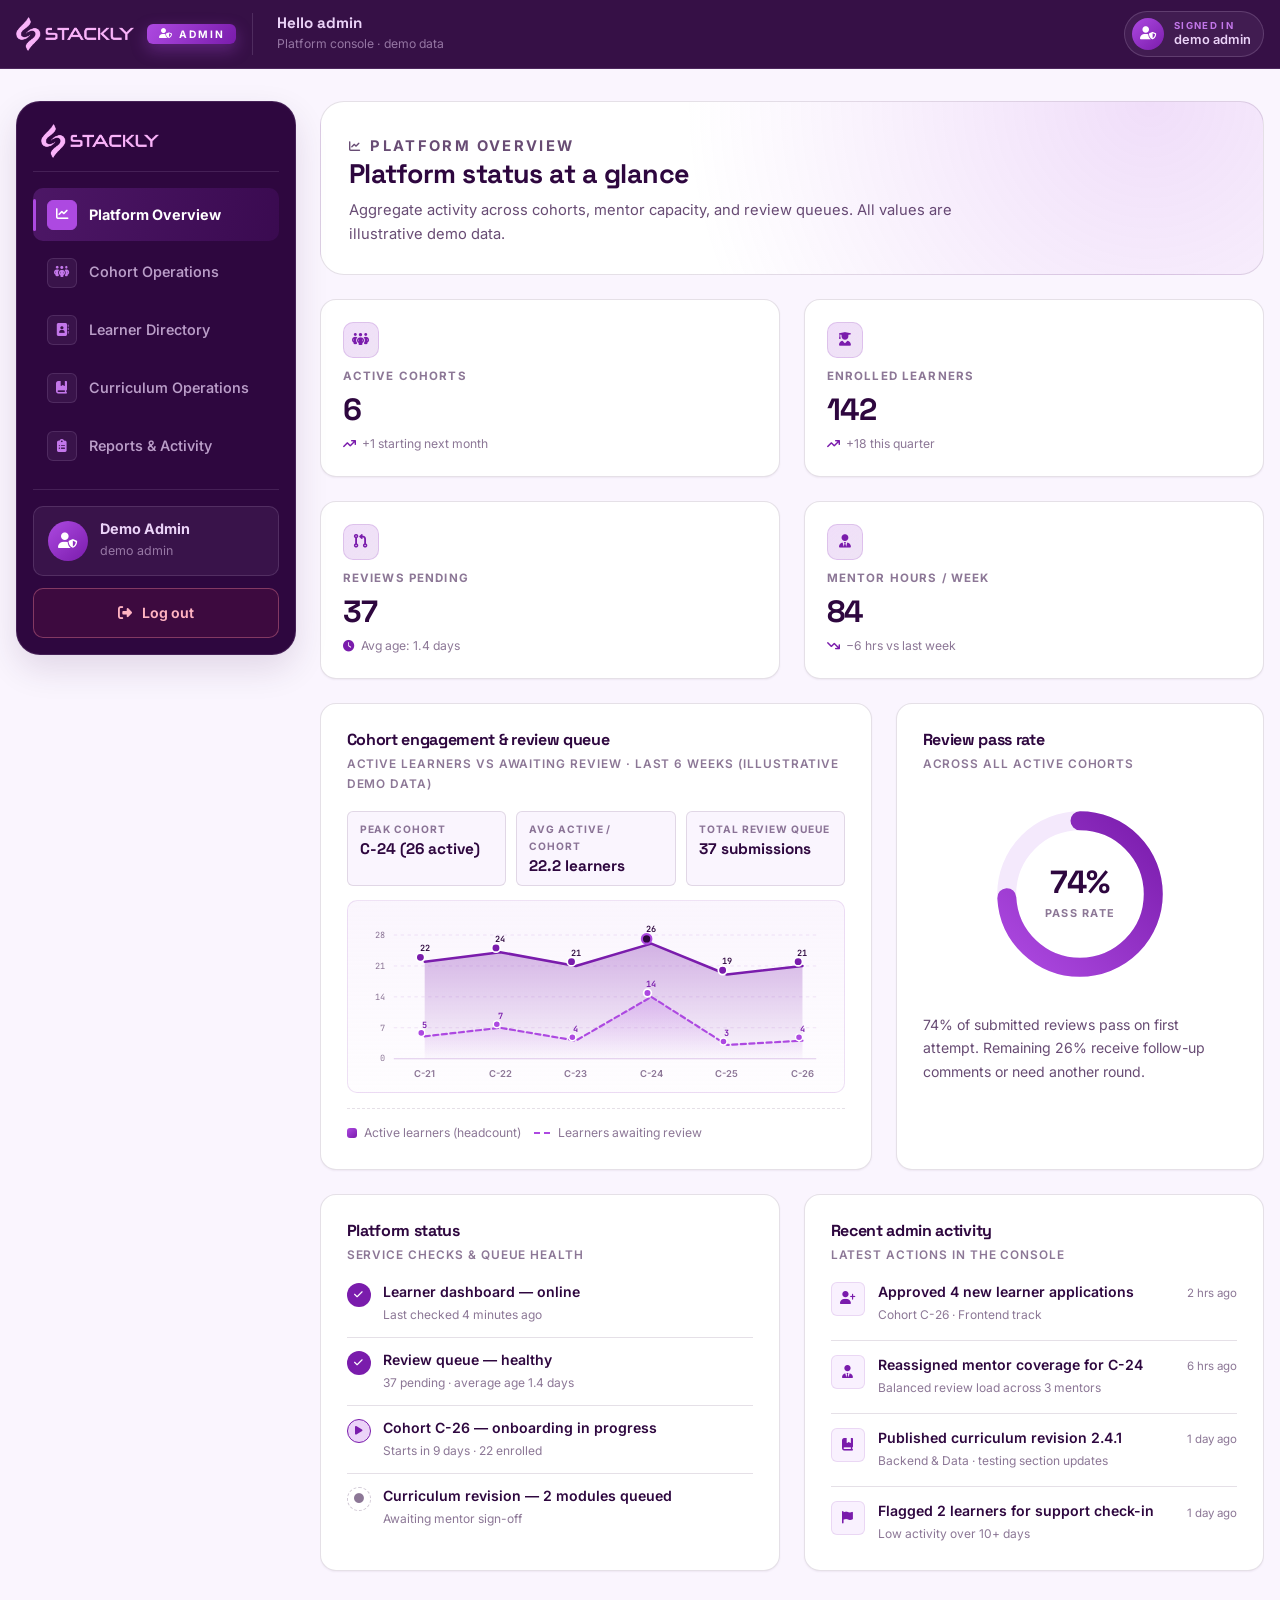
<file: html/admin.html>
<!DOCTYPE html>
<html lang="en" class="no-js">

<head>
    <meta charset="UTF-8">
    <meta name="viewport" content="width=device-width, initial-scale=1">
    <title>Admin Console — Stackly</title>
    <meta name="description" content="Stackly admin console demo. Illustrative sample data only.">
    <meta name="theme-color" content="#2E073F">
    <meta name="robots" content="noindex">

    <script>
        document.documentElement.classList.remove('no-js');
        document.documentElement.classList.add('js');
    </script>

    <link rel="preconnect" href="https://fonts.googleapis.com">
    <link rel="preconnect" href="https://fonts.gstatic.com" crossorigin>
    <link
        href="https://fonts.googleapis.com/css2?family=Inter:wght@400;500;600;700&family=Space+Grotesk:wght@500;600;700&family=JetBrains+Mono:wght@400;500&display=swap"
        rel="stylesheet">

    <link rel="stylesheet" href="https://cdnjs.cloudflare.com/ajax/libs/font-awesome/6.5.2/css/all.min.css"
        integrity="sha512-SnH5WK+bZxgPHs44uWIX+LLJAJ9/2PkPKZ5QiAj6Ta86w+fsb2TkcmfRyVX3pBnMFcV7oQPJkl9QevSCWr3W6A=="
        crossorigin="anonymous" referrerpolicy="no-referrer">

    <link rel="stylesheet" href="../global.css">

    <style>
        :root {
            --ad-header-h: 68px;
            --ad-side-w: 280px;
            --ad-gap: clamp(1rem, 2vw, 1.5rem);
        }

        html {
            overflow-x: hidden;
            overflow-x: clip;
            max-width: 100%;
        }

        .ad-page {
            min-height: 100vh;
            min-height: 100dvh;
            margin: 0;
            background: var(--surface-soft);
            color: var(--ink);
            overflow-x: hidden;
            overflow-x: clip;
            max-width: 100%;
        }

        .ad-header {
            position: sticky;
            top: 0;
            z-index: 60;
            width: 100%;
            min-height: var(--ad-header-h);
            background: rgba(46, 7, 63, 0.96);
            backdrop-filter: blur(14px);
            -webkit-backdrop-filter: blur(14px);
            border-bottom: 1px solid rgba(235, 211, 248, 0.12);
        }

        .ad-header__inner {
            display: flex;
            align-items: center;
            justify-content: space-between;
            gap: 1rem;
            width: min(100% - 2rem, 1600px);
            margin-inline: auto;
            min-height: var(--ad-header-h);
        }

        .ad-header__brand {
            display: flex;
            align-items: center;
            gap: 0.85rem;
            min-width: 0;
            flex-shrink: 1;
        }

        .ad-brand {
            display: inline-flex;
            align-items: center;
            gap: 0.6rem;
            text-decoration: none;
            border-radius: var(--r-xs);
        }

        .ad-brand__logo {
            filter: brightness(0) saturate(100%) invert(16%) sepia(95%) saturate(4300%) hue-rotate(276deg) brightness(90%) contrast(95%);
            width: auto;
            height: 34px;
            object-fit: contain;
            filter: brightness(0) saturate(100%) invert(91%) sepia(22%) saturate(1400%) hue-rotate(232deg) brightness(104%) contrast(96%);
        }

        .ad-brand__name {
            font-family: var(--font-display);
            font-size: 1.05rem;
            font-weight: 700;
            letter-spacing: 0.13em;
            color: var(--lavender);
            line-height: 1;
        }

        .ad-brand:focus-visible {
            outline: 3px solid var(--orchid);
            outline-offset: 4px;
        }

        .ad-role-chip {
            display: inline-flex;
            align-items: center;
            gap: 0.4rem;
            padding: 0.3rem 0.72rem;
            border-radius: var(--r-xs);
            background: linear-gradient(120deg, var(--orchid), var(--purple));
            color: #ffffff;
            font-size: 0.64rem;
            font-weight: 700;
            letter-spacing: 0.18em;
            text-transform: uppercase;
            line-height: 1;
            box-shadow: 0 6px 16px rgba(173, 73, 225, 0.34);
        }

        .ad-role-chip i {
            font-size: 0.62rem;
        }

        .ad-header__greeting {
            flex: 1;
            min-width: 0;
            padding-inline: clamp(0.5rem, 2vw, 1.5rem);
            border-left: 1px solid rgba(235, 211, 248, 0.14);
        }

        .ad-header__greeting-text {
            display: block;
            font-family: var(--font-display);
            font-size: clamp(0.95rem, 1.1vw, 1.1rem);
            font-weight: 700;
            color: var(--lavender);
            line-height: 1.25;
            white-space: nowrap;
            overflow: hidden;
            text-overflow: ellipsis;
        }

        .ad-header__greeting-sub {
            display: block;
            font-size: 0.76rem;
            color: var(--on-dark-soft);
            margin-top: 0.15rem;
        }

        .ad-header__actions {
            display: flex;
            align-items: center;
            gap: 0.65rem;
            flex-shrink: 0;
        }

        .ad-profile {
            display: flex;
            align-items: center;
            gap: 0.65rem;
            padding: 0.35rem 0.75rem 0.35rem 0.4rem;
            border-radius: 999px;
            border: 1px solid rgba(235, 211, 248, 0.18);
            background: rgba(235, 211, 248, 0.06);
            max-width: 280px;
        }

        .ad-profile__avatar {
            flex-shrink: 0;
            display: inline-flex;
            align-items: center;
            justify-content: center;
            width: 32px;
            height: 32px;
            border-radius: 50%;
            background: linear-gradient(140deg, var(--orchid), var(--purple));
            color: #ffffff;
            font-size: 0.82rem;
        }

        .ad-profile__text {
            display: flex;
            flex-direction: column;
            min-width: 0;
            line-height: 1.25;
        }

        .ad-profile__label {
            font-size: 0.6rem;
            font-weight: 700;
            letter-spacing: 0.14em;
            text-transform: uppercase;
            color: var(--orchid-300);
        }

        .ad-profile__email {
            font-size: 0.8rem;
            font-weight: 600;
            color: var(--lavender);
            white-space: nowrap;
            overflow: hidden;
            text-overflow: ellipsis;
            max-width: 178px;
        }

        .ad-menu-toggle {
            display: none;
            align-items: center;
            justify-content: center;
            width: 42px;
            height: 42px;
            border: 1.5px solid rgba(235, 211, 248, 0.24);
            border-radius: var(--r-s);
            background: rgba(235, 211, 248, 0.06);
            color: var(--lavender);
            font-size: 1rem;
            cursor: pointer;
            transition: background-color 0.2s var(--ease-out), border-color 0.2s var(--ease-out);
        }

        .ad-menu-toggle:hover {
            background: rgba(173, 73, 225, 0.2);
            border-color: var(--orchid);
        }

        .ad-menu-toggle:focus-visible {
            outline: 3px solid var(--orchid);
            outline-offset: 3px;
        }

        .ad-body {
            display: grid;
            grid-template-columns: var(--ad-side-w) minmax(0, 1fr);
            gap: var(--ad-gap);
            width: min(100% - 2rem, 1600px);
            margin-inline: auto;
            padding-block: clamp(1.25rem, 2.5vw, 2rem) clamp(2.5rem, 5vw, 4rem);
            align-items: start;
        }

        .ad-sidebar {
            position: sticky;
            top: calc(var(--ad-header-h) + 1rem);
            display: flex;
            flex-direction: column;
            gap: 1rem;
            max-height: calc(100vh - var(--ad-header-h) - 2rem);
            overflow-y: auto;
            overscroll-behavior: contain;
            padding: 1rem;
            border-radius: var(--r-l);
            background: var(--plum);
            border: 1px solid rgba(235, 211, 248, 0.12);
            box-shadow: var(--shadow-m);
            scrollbar-width: thin;
        }

        .ad-sidebar::-webkit-scrollbar {
            width: 8px;
        }

        .ad-sidebar::-webkit-scrollbar-thumb {
            background: rgba(173, 73, 225, 0.4);
            border-radius: 999px;
        }

        .ad-sidebar__head {
            display: flex;
            align-items: center;
            justify-content: space-between;
            gap: 0.75rem;
            padding: 0.35rem 0.5rem 0.85rem;
            border-bottom: 1px solid rgba(235, 211, 248, 0.12);
        }

        .ad-sidebar__title {
            font-size: 0.68rem;
            font-weight: 700;
            letter-spacing: 0.16em;
            text-transform: uppercase;
            color: var(--on-dark-soft);
        }

        .ad-nav {
            display: flex;
            flex-direction: column;
            gap: 0.3rem;
        }

        .ad-nav__link {
            position: relative;
            display: flex;
            align-items: center;
            gap: 0.8rem;
            width: 100%;
            padding: 0.72rem 0.85rem;
            border: 0;
            border-radius: var(--r-s);
            background: transparent;
            color: var(--on-dark-muted);
            font-family: inherit;
            font-size: 0.9rem;
            font-weight: 550;
            text-align: left;
            cursor: pointer;
            transition: background-color 0.2s var(--ease-out),
                color 0.2s var(--ease-out);
        }

        .ad-nav__icon {
            flex-shrink: 0;
            display: inline-flex;
            align-items: center;
            justify-content: center;
            width: 30px;
            height: 30px;
            border-radius: var(--r-xs);
            background: rgba(235, 211, 248, 0.06);
            border: 1px solid rgba(235, 211, 248, 0.12);
            color: var(--orchid-300);
            font-size: 0.78rem;
            transition: background-color 0.2s var(--ease-out),
                color 0.2s var(--ease-out),
                border-color 0.2s var(--ease-out);
        }

        .ad-nav__label {
            flex: 1;
            min-width: 0;
            overflow: hidden;
            text-overflow: ellipsis;
            white-space: nowrap;
        }

        .ad-nav__link:hover {
            background: rgba(235, 211, 248, 0.06);
            color: var(--lavender);
        }

        .ad-nav__link:hover .ad-nav__icon {
            background: rgba(173, 73, 225, 0.2);
            border-color: rgba(173, 73, 225, 0.4);
            color: var(--lavender);
        }

        .ad-nav__link:focus-visible {
            outline: 3px solid var(--orchid);
            outline-offset: 2px;
        }

        .ad-nav__link[aria-current="true"] {
            background: linear-gradient(100deg, rgba(173, 73, 225, 0.24), rgba(122, 28, 172, 0.16));
            color: #ffffff;
            font-weight: 700;
        }

        .ad-nav__link[aria-current="true"] .ad-nav__icon {
            background: var(--orchid);
            border-color: var(--orchid);
            color: #ffffff;
        }

        .ad-nav__link[aria-current="true"]::before {
            content: "";
            position: absolute;
            left: 0;
            top: 50%;
            transform: translateY(-50%);
            width: 3px;
            height: 60%;
            border-radius: 3px;
            background: var(--orchid);
        }

        .ad-sidebar__foot {
            margin-top: auto;
            padding-top: 1rem;
            border-top: 1px solid rgba(235, 211, 248, 0.12);
            display: flex;
            flex-direction: column;
            gap: 0.75rem;
        }

        .ad-identity {
            display: flex;
            gap: 0.8rem;
            align-items: center;
            padding: 0.85rem;
            border-radius: var(--r-s);
            background: rgba(235, 211, 248, 0.06);
            border: 1px solid rgba(235, 211, 248, 0.14);
        }

        .ad-identity__avatar {
            flex-shrink: 0;
            display: inline-flex;
            align-items: center;
            justify-content: center;
            width: 40px;
            height: 40px;
            border-radius: 50%;
            background: linear-gradient(140deg, var(--orchid), var(--purple));
            color: #ffffff;
            font-size: 0.95rem;
        }

        .ad-identity__text {
            min-width: 0;
        }

        .ad-identity__name {
            font-size: 0.9rem;
            font-weight: 700;
            color: var(--lavender);
            line-height: 1.25;
            margin: 0;
            overflow: hidden;
            text-overflow: ellipsis;
            white-space: nowrap;
        }

        .ad-identity__email {
            font-size: 0.78rem;
            color: var(--on-dark-soft);
            margin: 0.15rem 0 0;
            overflow: hidden;
            text-overflow: ellipsis;
            white-space: nowrap;
        }

        .ad-logout {
            display: inline-flex;
            align-items: center;
            justify-content: center;
            gap: 0.6rem;
            width: 100%;
            padding: 0.75rem 1rem;
            border: 1.5px solid rgba(255, 138, 162, 0.36);
            border-radius: var(--r-s);
            background: rgba(192, 38, 74, 0.1);
            color: #ffb3c1;
            font-family: inherit;
            font-size: 0.88rem;
            font-weight: 650;
            text-decoration: none;
            cursor: pointer;
            transition: background-color 0.22s var(--ease-out),
                border-color 0.22s var(--ease-out),
                color 0.22s var(--ease-out);
        }

        .ad-logout:hover {
            background: rgba(192, 38, 74, 0.2);
            border-color: #ff8aa2;
            color: #ffffff;
        }

        .ad-logout:focus-visible {
            outline: 3px solid var(--orchid);
            outline-offset: 3px;
        }

        .ad-main {
            min-width: 0;
            display: flex;
            flex-direction: column;
            gap: var(--ad-gap);
        }

        .ad-panel {
            display: none;
        }

        .ad-panel.is-active {
            display: flex;
            flex-direction: column;
            gap: var(--ad-gap);
        }

        .ad-head {
            padding: clamp(1.15rem, 2.2vw, 1.75rem);
            border-radius: var(--r-l);
            background:
                radial-gradient(circle at 88% 0%, rgba(173, 73, 225, 0.18), transparent 55%),
                var(--surface);
            border: 1px solid var(--border);
        }

        .ad-head__eyebrow {
            display: inline-flex;
            align-items: center;
            gap: 0.5rem;
            font-size: 0.68rem;
            font-weight: 700;
            letter-spacing: 0.16em;
            text-transform: uppercase;
            color: var(--purple);
            margin-bottom: 0.65rem;
        }

        .ad-head__eyebrow i {
            font-size: 0.7rem;
        }

        .ad-head h1,
        .ad-head h2 {
            font-family: var(--font-display);
            font-size: clamp(1.35rem, 2.1vw, 1.85rem);
            font-weight: 700;
            line-height: 1.15;
            letter-spacing: -0.02em;
            color: var(--ink);
            margin: 0 0 0.5rem;
        }

        .ad-head h1:focus,
        .ad-head h2:focus {
            outline: none;
        }

        .ad-head p {
            font-size: 0.92rem;
            line-height: 1.65;
            color: var(--ink-muted);
            margin: 0;
            max-width: 72ch;
        }

        .ad-grid-2 {
            display: grid;
            grid-template-columns: repeat(2, minmax(0, 1fr));
            gap: var(--ad-gap);
        }

        .ad-grid-3 {
            display: grid;
            grid-template-columns: repeat(3, minmax(0, 1fr));
            gap: var(--ad-gap);
        }

        .ad-grid-4 {
            display: grid;
            grid-template-columns: repeat(4, minmax(0, 1fr));
            gap: var(--ad-gap);
        }

        .ad-grid-wide-left {
            display: grid;
            grid-template-columns: 1.5fr minmax(0, 1fr);
            gap: var(--ad-gap);
        }

        .ad-grid-wide-right {
            display: grid;
            grid-template-columns: minmax(0, 1fr) 1.5fr;
            gap: var(--ad-gap);
        }

        .ad-card {
            display: flex;
            flex-direction: column;
            padding: clamp(1.15rem, 2vw, 1.6rem);
            border-radius: var(--r-m);
            background: var(--surface);
            border: 1px solid var(--border);
            box-shadow: var(--shadow-xs);
            min-width: 0;
        }

        .ad-card--dark {
            background: var(--plum);
            border-color: rgba(235, 211, 248, 0.14);
            box-shadow: none;
        }

        .ad-card--dark .ad-card__title {
            color: var(--lavender);
        }

        .ad-card--dark .ad-card__sub {
            color: var(--on-dark-soft);
        }

        .ad-card--dark .ad-card__text {
            color: var(--on-dark-muted);
        }

        .ad-card__head {
            display: flex;
            align-items: flex-start;
            justify-content: space-between;
            gap: 0.85rem;
            margin-bottom: 1rem;
        }

        .ad-card__title {
            font-family: var(--font-display);
            font-size: 1rem;
            font-weight: 700;
            color: var(--ink);
            margin: 0;
            line-height: 1.3;
        }

        .ad-card__sub {
            display: block;
            font-size: 0.74rem;
            font-weight: 600;
            letter-spacing: 0.08em;
            text-transform: uppercase;
            color: var(--ink-soft);
            margin-top: 0.28rem;
        }

        .ad-card__text {
            font-size: 0.88rem;
            line-height: 1.65;
            color: var(--ink-muted);
            margin: 0;
        }

        .ad-stat {
            display: flex;
            flex-direction: column;
            gap: 0.55rem;
            padding: clamp(1rem, 1.8vw, 1.35rem);
            border-radius: var(--r-m);
            background: var(--surface);
            border: 1px solid var(--border);
            box-shadow: var(--shadow-xs);
        }

        .ad-stat__top {
            display: flex;
            align-items: center;
            justify-content: space-between;
            gap: 0.6rem;
        }

        .ad-stat__icon {
            display: inline-flex;
            align-items: center;
            justify-content: center;
            width: 36px;
            height: 36px;
            border-radius: var(--r-s);
            background: linear-gradient(140deg, rgba(173, 73, 225, 0.18), rgba(122, 28, 172, 0.12));
            border: 1px solid rgba(122, 28, 172, 0.16);
            color: var(--purple);
            font-size: 0.85rem;
        }

        .ad-stat__label {
            font-size: 0.72rem;
            font-weight: 700;
            letter-spacing: 0.1em;
            text-transform: uppercase;
            color: var(--ink-soft);
        }

        .ad-stat__value {
            font-family: var(--font-display);
            font-size: clamp(1.5rem, 2.4vw, 2rem);
            font-weight: 700;
            line-height: 1;
            color: var(--plum);
            letter-spacing: -0.02em;
        }

        .ad-stat__meta {
            display: inline-flex;
            align-items: center;
            gap: 0.4rem;
            font-size: 0.76rem;
            color: var(--ink-soft);
        }

        .ad-stat__meta i {
            font-size: 0.72rem;
            color: var(--purple);
        }

        .ad-table-wrap {
            width: 100%;
            overflow-x: auto;
            -webkit-overflow-scrolling: touch;
            border-radius: var(--r-s);
            scrollbar-width: thin;
        }

        .ad-table-wrap::-webkit-scrollbar {
            height: 8px;
        }

        .ad-table-wrap::-webkit-scrollbar-thumb {
            background: rgba(122, 28, 172, 0.24);
            border-radius: 999px;
        }

        .ad-table {
            width: 100%;
            min-width: 620px;
            border-collapse: collapse;
            font-size: 0.86rem;
        }

        .ad-table caption {
            text-align: left;
            font-size: 0.72rem;
            color: var(--ink-soft);
            padding-bottom: 0.6rem;
        }

        .ad-table thead th {
            position: sticky;
            top: 0;
            text-align: left;
            font-size: 0.68rem;
            font-weight: 700;
            letter-spacing: 0.12em;
            text-transform: uppercase;
            color: var(--ink-soft);
            padding: 0.7rem 0.85rem;
            background: var(--surface-soft);
            border-bottom: 1px solid var(--border);
            white-space: nowrap;
        }

        .ad-table tbody td {
            padding: 0.85rem;
            border-bottom: 1px solid var(--border);
            color: var(--ink-muted);
            vertical-align: middle;
            line-height: 1.5;
        }

        .ad-table tbody tr:last-child td {
            border-bottom: 0;
        }

        .ad-table tbody tr:hover {
            background: var(--lavender-50);
        }

        .ad-table__strong {
            font-weight: 650;
            color: var(--ink);
        }

        .ad-table__mono {
            font-family: var(--font-mono);
            font-size: 0.78rem;
            color: var(--purple);
        }

        .ad-learner {
            display: inline-flex;
            align-items: center;
            gap: 0.6rem;
        }

        .ad-learner__avatar {
            flex-shrink: 0;
            display: inline-flex;
            align-items: center;
            justify-content: center;
            width: 30px;
            height: 30px;
            border-radius: 50%;
            background: linear-gradient(140deg, var(--purple), var(--orchid));
            color: #ffffff;
            font-size: 0.72rem;
            font-weight: 700;
        }

        .ad-mini-bar {
            display: flex;
            align-items: center;
            gap: 0.55rem;
            min-width: 140px;
        }

        .ad-mini-bar__track {
            flex: 1;
            height: 6px;
            border-radius: 999px;
            background: var(--surface-tint);
            overflow: hidden;
        }

        .ad-mini-bar__fill {
            display: block;
            height: 100%;
            width: var(--w, 40%);
            border-radius: 999px;
            background: linear-gradient(90deg, var(--purple), var(--orchid));
            transform-origin: left center;
        }

        .ad-mini-bar__pct {
            font-family: var(--font-mono);
            font-size: 0.72rem;
            color: var(--purple);
            white-space: nowrap;
        }

        .pill {
            display: inline-flex;
            align-items: center;
            gap: 0.35rem;
            padding: 0.24rem 0.62rem;
            border-radius: 999px;
            font-size: 0.68rem;
            font-weight: 700;
            letter-spacing: 0.05em;
            text-transform: uppercase;
            white-space: nowrap;
            border: 1px solid transparent;
        }

        .pill i {
            font-size: 0.6rem;
        }

        .pill--ok {
            background: rgba(30, 145, 90, 0.12);
            border-color: rgba(30, 145, 90, 0.28);
            color: #157f4d;
        }

        .pill--warn {
            background: rgba(200, 130, 20, 0.12);
            border-color: rgba(200, 130, 20, 0.3);
            color: #97620d;
        }

        .pill--bad {
            background: rgba(192, 38, 74, 0.1);
            border-color: rgba(192, 38, 74, 0.28);
            color: #a32447;
        }

        .pill--info {
            background: rgba(122, 28, 172, 0.1);
            border-color: rgba(122, 28, 172, 0.22);
            color: var(--purple);
        }

        .pill--neutral {
            background: var(--surface-tint);
            border-color: var(--border);
            color: var(--ink-soft);
        }

        .pill--dark {
            background: rgba(235, 211, 248, 0.12);
            border-color: rgba(235, 211, 248, 0.24);
            color: var(--orchid-300);
        }

        .ad-chart-bars {
            display: flex;
            align-items: stretch;
            gap: clamp(0.4rem, 1.4vw, 0.85rem);
            height: 176px;
            padding-top: 0.5rem;
        }

        .ad-chart-bars__col {
            flex: 1;
            height: 100%;
            display: flex;
            flex-direction: column;
            align-items: center;
            gap: 0.55rem;
            min-width: 0;
        }

        .ad-chart-bars__track {
            width: 100%;
            flex: 1;
            min-height: 0;
            display: flex;
            align-items: flex-end;
            gap: 3px;
            border-radius: var(--r-xs);
            background: var(--surface-tint);
            overflow: hidden;
            padding: 0 3px;
        }

        .ad-chart-bars__fill {
            display: block;
            flex: 1;
            height: var(--h, 40%);
            border-radius: var(--r-xs) var(--r-xs) 0 0;
            background: linear-gradient(180deg, var(--orchid), var(--purple));
            transform-origin: bottom center;
            will-change: transform;
        }

        .ad-chart-bars__fill--alt {
            background: linear-gradient(180deg, var(--lavender), var(--orchid-300));
        }

        .ad-chart-bars__label {
            font-size: 0.72rem;
            font-weight: 600;
            color: var(--ink-soft);
            white-space: nowrap;
        }

        .ad-chart-kpis {
            display: grid;
            grid-template-columns: repeat(3, minmax(0, 1fr));
            gap: 0.65rem;
            margin-bottom: 0.9rem;
        }

        .ad-chart-kpi {
            padding: 0.55rem 0.75rem;
            border-radius: var(--r-xs);
            background: var(--surface-soft);
            border: 1px solid var(--border);
            display: flex;
            flex-direction: column;
            gap: 0.14rem;
        }

        .ad-chart-kpi__label {
            font-size: 0.64rem;
            font-weight: 700;
            letter-spacing: 0.09em;
            text-transform: uppercase;
            color: var(--ink-soft);
        }

        .ad-chart-kpi__val {
            font-family: var(--font-display);
            font-size: 0.96rem;
            font-weight: 700;
            color: var(--plum);
            line-height: 1.2;
        }

        .ad-svg-chart-wrap {
            width: 100%;
            border-radius: var(--r-s);
            background: linear-gradient(180deg, rgba(235, 211, 248, 0.22), rgba(235, 211, 248, 0.05));
            border: 1px solid rgba(122, 28, 172, 0.12);
            padding: 0.6rem 0.5rem 0.35rem;
        }

        .ad-svg-chart {
            display: block;
            width: 100%;
            height: auto;
            overflow: visible;
        }

        .ad-svg-chart__grid {
            stroke: rgba(122, 28, 172, 0.12);
            stroke-width: 1;
            stroke-dasharray: 4 4;
        }

        .ad-svg-chart__axis {
            stroke: rgba(122, 28, 172, 0.22);
            stroke-width: 1.2;
        }

        .ad-svg-chart__tick-label {
            font-family: var(--font-mono);
            font-size: 10px;
            fill: var(--ink-soft);
        }

        .ad-svg-chart__x-label {
            font-family: var(--font-sans);
            font-size: 11px;
            font-weight: 600;
            fill: var(--ink-soft);
        }

        .ad-svg-chart__val-label {
            font-family: var(--font-mono);
            font-size: 10px;
            font-weight: 600;
            fill: var(--plum);
        }

        .ad-svg-chart__val-label--alt {
            fill: var(--purple);
        }

        .ad-svg-chart__col {
            transform-box: fill-box;
            transform-origin: center bottom;
        }

        .ad-legend__line--dash {
            width: 16px;
            height: 0;
            border-top: 2px dashed var(--orchid);
            flex-shrink: 0;
        }

        .ad-legend {
            display: flex;
            flex-wrap: wrap;
            gap: 0.85rem;
            margin-top: 0.9rem;
            padding-top: 0.9rem;
            border-top: 1px dashed var(--border);
        }

        .ad-legend__item {
            display: inline-flex;
            align-items: center;
            gap: 0.45rem;
            font-size: 0.76rem;
            color: var(--ink-soft);
        }

        .ad-legend__dot {
            width: 10px;
            height: 10px;
            border-radius: 3px;
            flex-shrink: 0;
        }

        .ad-legend__dot--a {
            background: linear-gradient(140deg, var(--orchid), var(--purple));
        }

        .ad-legend__dot--b {
            background: var(--orchid-300);
        }

        .ad-legend__dot--c {
            background: var(--lavender);
            border: 1px solid rgba(122, 28, 172, 0.3);
        }

        .ad-donut {
            position: relative;
            display: flex;
            align-items: center;
            justify-content: center;
            padding-block: 0.5rem;
        }

        .ad-donut__svg {
            width: min(190px, 60vw);
            height: auto;
            transform: rotate(-90deg);
        }

        .ad-donut__track {
            fill: none;
            stroke: var(--surface-tint);
            stroke-width: 14;
        }

        .ad-donut__value {
            fill: none;
            stroke: url(#adDonutGrad);
            stroke-width: 14;
            stroke-linecap: round;
            transition: stroke-dashoffset 1.1s cubic-bezier(0.22, 0.61, 0.36, 1);
        }

        .ad-donut__center {
            position: absolute;
            top: 50%;
            left: 50%;
            transform: translate(-50%, -50%);
            text-align: center;
        }

        .ad-donut__pct {
            display: block;
            font-family: var(--font-display);
            font-size: clamp(1.5rem, 2.6vw, 2rem);
            font-weight: 700;
            color: var(--plum);
            line-height: 1;
            letter-spacing: -0.02em;
        }

        .ad-donut__cap {
            display: block;
            font-size: 0.68rem;
            font-weight: 700;
            letter-spacing: 0.12em;
            text-transform: uppercase;
            color: var(--ink-soft);
            margin-top: 0.35rem;
        }

        .ad-stack {
            display: flex;
            flex-direction: column;
            gap: 0.9rem;
        }

        .ad-stack__row {
            display: flex;
            flex-direction: column;
            gap: 0.45rem;
        }

        .ad-stack__top {
            display: flex;
            align-items: baseline;
            justify-content: space-between;
            gap: 0.75rem;
        }

        .ad-stack__label {
            font-size: 0.85rem;
            font-weight: 600;
            color: var(--ink);
        }

        .ad-stack__value {
            font-family: var(--font-mono);
            font-size: 0.74rem;
            color: var(--purple);
        }

        .ad-stack__track {
            display: flex;
            height: 12px;
            border-radius: 999px;
            background: var(--surface-tint);
            overflow: hidden;
        }

        .ad-stack__seg {
            display: block;
            height: 100%;
            width: var(--w, 30%);
            transform-origin: left center;
        }

        .ad-stack__seg--done {
            background: linear-gradient(90deg, var(--purple), var(--orchid));
        }

        .ad-stack__seg--active {
            background: var(--orchid-300);
        }

        .ad-stack__seg--pending {
            background: var(--lavender);
        }

        .ad-ring {
            position: relative;
            display: flex;
            align-items: center;
            justify-content: center;
            padding-block: 0.5rem;
        }

        .ad-ring__svg {
            width: min(180px, 58vw);
            height: auto;
            transform: rotate(-90deg);
        }

        .ad-ring__track {
            fill: none;
            stroke: var(--surface-tint);
            stroke-width: 12;
        }

        .ad-ring__value {
            fill: none;
            stroke: url(#adRingGrad);
            stroke-width: 12;
            stroke-linecap: round;
            transition: stroke-dashoffset 1.1s cubic-bezier(0.22, 0.61, 0.36, 1);
        }

        .ad-ring__center {
            position: absolute;
            top: 50%;
            left: 50%;
            transform: translate(-50%, -50%);
            text-align: center;
        }

        .ad-ring__pct {
            display: block;
            font-family: var(--font-display);
            font-size: clamp(1.35rem, 2.4vw, 1.75rem);
            font-weight: 700;
            color: var(--plum);
            line-height: 1;
            letter-spacing: -0.02em;
        }

        .ad-ring__cap {
            display: block;
            font-size: 0.66rem;
            font-weight: 700;
            letter-spacing: 0.12em;
            text-transform: uppercase;
            color: var(--ink-soft);
            margin-top: 0.3rem;
        }

        .ad-spark {
            width: 100%;
            height: auto;
            overflow: visible;
        }

        .ad-spark__area {
            fill: url(#adSparkFill);
        }

        .ad-spark__line {
            fill: none;
            stroke: var(--purple);
            stroke-width: 2.5;
            stroke-linecap: round;
            stroke-linejoin: round;
        }

        .ad-spark__dot {
            fill: var(--orchid);
            stroke: #fff;
            stroke-width: 2;
        }

        .ad-feed {
            display: flex;
            flex-direction: column;
        }

        .ad-feed__item {
            display: flex;
            align-items: flex-start;
            gap: 0.85rem;
            padding: 0.9rem 0;
            border-bottom: 1px solid var(--border);
        }

        .ad-feed__item:last-child {
            border-bottom: 0;
            padding-bottom: 0;
        }

        .ad-feed__item:first-child {
            padding-top: 0;
        }

        .ad-feed__icon {
            flex-shrink: 0;
            display: inline-flex;
            align-items: center;
            justify-content: center;
            width: 34px;
            height: 34px;
            border-radius: var(--r-xs);
            background: var(--lavender-50);
            border: 1px solid rgba(122, 28, 172, 0.12);
            color: var(--purple);
            font-size: 0.78rem;
        }

        .ad-feed__body {
            min-width: 0;
            flex: 1;
        }

        .ad-feed__title {
            font-size: 0.88rem;
            font-weight: 600;
            color: var(--ink);
            margin: 0;
            line-height: 1.4;
        }

        .ad-feed__meta {
            font-size: 0.75rem;
            color: var(--ink-soft);
            margin: 0.22rem 0 0;
        }

        .ad-feed__time {
            flex-shrink: 0;
            font-size: 0.72rem;
            color: var(--ink-soft);
            white-space: nowrap;
            padding-top: 0.15rem;
        }

        .ad-queue {
            display: flex;
            flex-direction: column;
            gap: 0.75rem;
        }

        .ad-queue__item {
            display: flex;
            align-items: flex-start;
            gap: 0.85rem;
            padding: 0.9rem 1rem;
            border-radius: var(--r-s);
            background: var(--surface-soft);
            border: 1px solid var(--border);
            border-left: 3px solid var(--orchid);
        }

        .ad-queue__item--warn {
            border-left-color: #c88a14;
        }

        .ad-queue__item--bad {
            border-left-color: #c0264a;
        }

        .ad-queue__icon {
            flex-shrink: 0;
            display: inline-flex;
            align-items: center;
            justify-content: center;
            width: 32px;
            height: 32px;
            border-radius: var(--r-xs);
            background: var(--surface);
            border: 1px solid rgba(122, 28, 172, 0.14);
            color: var(--purple);
            font-size: 0.78rem;
        }

        .ad-queue__body {
            min-width: 0;
            flex: 1;
        }

        .ad-queue__title {
            font-size: 0.88rem;
            font-weight: 650;
            color: var(--ink);
            margin: 0;
            line-height: 1.4;
        }

        .ad-queue__meta {
            font-size: 0.75rem;
            color: var(--ink-soft);
            margin: 0.2rem 0 0;
        }

        .ad-cohort {
            display: flex;
            flex-direction: column;
            gap: 0.85rem;
            padding: clamp(1.1rem, 2vw, 1.5rem);
            border-radius: var(--r-m);
            background: var(--surface);
            border: 1px solid var(--border);
            box-shadow: var(--shadow-xs);
            transition: transform 0.28s var(--ease-out),
                box-shadow 0.28s var(--ease-out),
                border-color 0.28s var(--ease-out);
        }

        .ad-cohort:hover {
            transform: translateY(-4px);
            box-shadow: var(--shadow-s);
            border-color: rgba(122, 28, 172, 0.26);
        }

        .ad-cohort__top {
            display: flex;
            align-items: flex-start;
            justify-content: space-between;
            gap: 0.85rem;
        }

        .ad-cohort__name {
            font-family: var(--font-display);
            font-size: 1.02rem;
            font-weight: 700;
            color: var(--ink);
            margin: 0;
            line-height: 1.3;
        }

        .ad-cohort__meta {
            font-size: 0.76rem;
            color: var(--ink-soft);
            margin: 0.25rem 0 0;
        }

        .ad-cohort__stats {
            display: grid;
            grid-template-columns: repeat(3, minmax(0, 1fr));
            gap: 0.6rem;
            padding-top: 0.75rem;
            border-top: 1px dashed var(--border);
        }

        .ad-cohort__stat {
            display: flex;
            flex-direction: column;
            gap: 0.15rem;
            min-width: 0;
        }

        .ad-cohort__stat-label {
            font-size: 0.66rem;
            font-weight: 700;
            letter-spacing: 0.1em;
            text-transform: uppercase;
            color: var(--ink-soft);
        }

        .ad-cohort__stat-value {
            font-family: var(--font-display);
            font-size: 1.05rem;
            font-weight: 700;
            color: var(--plum);
            line-height: 1.1;
        }

        .ad-mentor-list {
            display: flex;
            flex-direction: column;
            gap: 0.75rem;
        }

        .ad-mentor {
            display: flex;
            align-items: center;
            gap: 0.8rem;
            padding: 0.75rem 0.9rem;
            border-radius: var(--r-s);
            background: var(--surface-soft);
            border: 1px solid var(--border);
        }

        .ad-mentor__avatar {
            flex-shrink: 0;
            display: inline-flex;
            align-items: center;
            justify-content: center;
            width: 34px;
            height: 34px;
            border-radius: 50%;
            background: linear-gradient(140deg, var(--orchid), var(--purple));
            color: #ffffff;
            font-size: 0.78rem;
        }

        .ad-mentor__body {
            min-width: 0;
            flex: 1;
        }

        .ad-mentor__name {
            font-size: 0.86rem;
            font-weight: 650;
            color: var(--ink);
            margin: 0;
        }

        .ad-mentor__meta {
            font-size: 0.74rem;
            color: var(--ink-soft);
            margin: 0.15rem 0 0;
        }

        .ad-check-list {
            display: flex;
            flex-direction: column;
        }

        .ad-check-list li {
            display: flex;
            align-items: flex-start;
            gap: 0.8rem;
            padding: 0.75rem 0;
            border-bottom: 1px solid var(--border);
        }

        .ad-check-list li:last-child {
            border-bottom: 0;
            padding-bottom: 0;
        }

        .ad-check-list li:first-child {
            padding-top: 0;
        }

        .ad-check-list__mark {
            flex-shrink: 0;
            display: inline-flex;
            align-items: center;
            justify-content: center;
            width: 24px;
            height: 24px;
            margin-top: 0.08rem;
            border-radius: 50%;
            font-size: 0.62rem;
        }

        .ad-check-list__mark--done {
            background: var(--purple);
            color: #ffffff;
        }

        .ad-check-list__mark--active {
            background: var(--lavender-100);
            border: 1.5px solid var(--purple);
            color: var(--purple);
        }

        .ad-check-list__mark--todo {
            background: transparent;
            border: 1.5px dashed var(--border-strong);
            color: var(--ink-soft);
        }

        .ad-check-list__body {
            min-width: 0;
            flex: 1;
        }

        .ad-check-list__title {
            font-size: 0.88rem;
            font-weight: 600;
            color: var(--ink);
            margin: 0;
            line-height: 1.4;
        }

        .ad-check-list__meta {
            font-size: 0.75rem;
            color: var(--ink-soft);
            margin: 0.2rem 0 0;
        }

        .ad-actions {
            display: flex;
            gap: 0.6rem;
            flex-wrap: wrap;
            margin-top: 1rem;
        }

        .ad-skip {
            position: absolute;
            top: -100px;
            left: 1rem;
            z-index: 200;
            padding: 0.7rem 1.2rem;
            border-radius: 0 0 var(--r-s) var(--r-s);
            background: var(--orchid);
            color: #fff;
            font-size: 0.86rem;
            font-weight: 650;
            text-decoration: none;
            transition: top 0.22s var(--ease-out);
        }

        .ad-skip:focus {
            top: 0;
            color: #fff;
        }

        .ad-main,
        .ad-panel,
        .ad-card,
        .ad-head {
            min-width: 0;
            max-width: 100%;
        }

        .ad-feed__title,
        .ad-feed__meta,
        .ad-check-list__title {
            overflow-wrap: anywhere;
        }

        @media (max-width: 1280px) {
            .ad-grid-4 {
                grid-template-columns: repeat(2, minmax(0, 1fr));
            }
        }

        @media (max-width: 1100px) {
            :root {
                --ad-side-w: 250px;
            }

            .ad-grid-3 {
                grid-template-columns: repeat(2, minmax(0, 1fr));
            }

            .ad-grid-wide-left,
            .ad-grid-wide-right {
                grid-template-columns: minmax(0, 1fr);
            }
        }

        @media (max-width: 900px) {
            .ad-header__greeting {
                display: none;
            }

            .ad-menu-toggle {
                display: inline-flex;
                flex-shrink: 0;
            }

            .ad-body {
                grid-template-columns: minmax(0, 1fr);
                padding-block: 1rem 3rem;
            }

            .ad-sidebar {
                position: fixed;
                top: 0;
                left: 0;
                bottom: 0;
                z-index: 120;
                width: min(320px, 86vw);
                max-height: none;
                border-radius: 0 var(--r-l) var(--r-l) 0;
                transform: translateX(-102%);
                transition: transform 0.32s var(--ease-out);
                will-change: transform;
            }

            .ad-sidebar.is-open {
                transform: translateX(0);
            }

            .ad-scrim {
                position: fixed;
                inset: 0;
                z-index: 110;
                background: rgba(46, 7, 63, 0.55);
                backdrop-filter: blur(2px);
                -webkit-backdrop-filter: blur(2px);
                opacity: 0;
                visibility: hidden;
                transition: opacity 0.28s var(--ease-out), visibility 0.28s var(--ease-out);
            }

            .ad-scrim.is-visible {
                opacity: 1;
                visibility: visible;
            }

            .ad-drawer-close {
                display: inline-flex;
                align-items: center;
                justify-content: center;
                width: 34px;
                height: 34px;
                border: 1.5px solid rgba(235, 211, 248, 0.24);
                border-radius: var(--r-xs);
                background: rgba(235, 211, 248, 0.06);
                color: var(--lavender);
                font-size: 0.86rem;
                cursor: pointer;
            }

            .ad-drawer-close:focus-visible {
                outline: 3px solid var(--orchid);
                outline-offset: 2px;
            }
        }

        @media (min-width: 901px) {

            .ad-drawer-close,
            .ad-scrim {
                display: none;
            }
        }

        @media (max-width: 720px) {

            .ad-grid-2,
            .ad-grid-3,
            .ad-grid-4 {
                grid-template-columns: minmax(0, 1fr);
            }

            .ad-profile__text {
                display: none;
            }

            .ad-profile {
                padding: 0.3rem;
            }

            .ad-chart-bars {
                height: 140px;
            }

            .ad-header__inner {
                gap: 0.5rem;
            }

            .ad-header__brand {
                gap: 0.5rem;
            }

            .ad-cohort__stats {
                grid-template-columns: repeat(2, minmax(0, 1fr));
            }

            .ad-chart-kpis {
                grid-template-columns: minmax(0, 1fr);
            }
        }

        @media (max-width: 480px) {

            .ad-header__inner,
            .ad-body {
                width: min(100% - 1.5rem, 1600px);
            }

            .ad-menu-toggle {
                width: 38px;
                height: 38px;
            }

            .ad-brand__logo {
                height: 28px;
                max-width: 98px;
            }

            .ad-role-chip {
                padding: 0.22rem 0.5rem;
                font-size: 0.58rem;
                letter-spacing: 0.1em;
                flex-shrink: 0;
            }

            .ad-brand__name {
                display: none;
            }

            .ad-head {
                padding: 1.1rem;
            }

            .ad-actions .btn,
            .ad-card .btn {
                width: 100%;
            }
        }

        @media (prefers-reduced-motion: reduce) {
            .ad-sidebar {
                transition: none;
            }

            .ad-cohort:hover {
                transform: none;
            }

            .ad-chart-bars__fill,
            .ad-svg-chart__col,
            .ad-stack__seg,
            .ad-mini-bar__fill {
                transform: none !important;
            }
        }
    </style>
</head>

<body class="ad-page">

    <a class="ad-skip" href="#ad-main">Skip to admin content</a>

    <header class="ad-header">
        <div class="ad-header__inner">

            <div class="ad-header__brand">
                <button class="ad-menu-toggle" id="ad-menu-toggle" type="button" aria-label="Open admin navigation"
                    aria-expanded="false" aria-controls="ad-sidebar">
                    <i class="fa-solid fa-bars" aria-hidden="true"></i>
                </button>

                <a class="ad-brand" id="ad-brand" href="#overview" aria-label="Stackly admin — go to Platform Overview">
                    <img class="ad-brand__logo" src="../logo.webp" alt="Stackly logo" width="120" height="34">
                </a>

                <span class="ad-role-chip">
                    <i class="fa-solid fa-user-shield" aria-hidden="true"></i>
                    Admin
                </span>
            </div>

            <div class="ad-header__greeting">
                <span class="ad-header__greeting-text" id="ad-greeting">Hello admin</span>
                <span class="ad-header__greeting-sub">Platform console &middot; demo data</span>
            </div>

            <div class="ad-header__actions">
                <div class="ad-profile" title="Signed-in demo identity">
                    <span class="ad-profile__avatar" aria-hidden="true">
                        <i class="fa-solid fa-user-shield"></i>
                    </span>
                    <span class="ad-profile__text">
                        <span class="ad-profile__label">Signed in</span>
                        <span class="ad-profile__email" id="ad-profile-email">demo admin</span>
                    </span>
                </div>
            </div>

        </div>
    </header>

    <div class="ad-scrim" id="ad-scrim" hidden></div>

    <div class="ad-body">

        <aside class="ad-sidebar" id="ad-sidebar" aria-label="Admin sections">

            <div class="ad-sidebar__head">
                <a class="ad-brand" href="#overview" aria-label="Stackly admin — go to Platform Overview">
                    <img class="ad-brand__logo" src="../logo.webp" alt="Stackly logo" width="120" height="34">
                </a>
                <button class="ad-drawer-close" id="ad-drawer-close" type="button" aria-label="Close admin navigation">
                    <i class="fa-solid fa-xmark" aria-hidden="true"></i>
                </button>
            </div>

            <nav class="ad-nav" aria-label="Admin sections">
                <button class="ad-nav__link is-active" type="button" data-section="overview" aria-current="true">
                    <span class="ad-nav__icon"><i class="fa-solid fa-chart-line" aria-hidden="true"></i></span>
                    <span class="ad-nav__label">Platform Overview</span>
                </button>

                <button class="ad-nav__link" type="button" data-section="cohorts">
                    <span class="ad-nav__icon"><i class="fa-solid fa-people-group" aria-hidden="true"></i></span>
                    <span class="ad-nav__label">Cohort Operations</span>
                </button>

                <button class="ad-nav__link" type="button" data-section="learners">
                    <span class="ad-nav__icon"><i class="fa-solid fa-address-book" aria-hidden="true"></i></span>
                    <span class="ad-nav__label">Learner Directory</span>
                </button>

                <button class="ad-nav__link" type="button" data-section="curriculum">
                    <span class="ad-nav__icon"><i class="fa-solid fa-book-bookmark" aria-hidden="true"></i></span>
                    <span class="ad-nav__label">Curriculum Operations</span>
                </button>

                <button class="ad-nav__link" type="button" data-section="reports">
                    <span class="ad-nav__icon"><i class="fa-solid fa-clipboard-list" aria-hidden="true"></i></span>
                    <span class="ad-nav__label">Reports &amp; Activity</span>
                </button>
            </nav>

            <div class="ad-sidebar__foot">

                <div class="ad-identity">
                    <span class="ad-identity__avatar" aria-hidden="true">
                        <i class="fa-solid fa-user-shield"></i>
                    </span>
                    <div class="ad-identity__text">
                        <p class="ad-identity__name" id="ad-identity-name">Demo Admin</p>
                        <p class="ad-identity__email" id="ad-identity-email">demo admin</p>
                    </div>
                </div>

                <a class="ad-logout" id="ad-logout" href="login.html">
                    <i class="fa-solid fa-right-from-bracket" aria-hidden="true"></i>
                    Log out
                </a>

            </div>

        </aside>

        <main class="ad-main" id="ad-main">

            <section class="ad-panel is-active" id="panel-overview" data-panel="overview"
                aria-labelledby="ad-overview-heading">

                <header class="ad-head">
                    <p class="ad-head__eyebrow">
                        <i class="fa-solid fa-chart-line" aria-hidden="true"></i>
                        Platform Overview
                    </p>
                    <h1 id="ad-overview-heading" tabindex="-1">Platform status at a glance</h1>
                    <p>Aggregate activity across cohorts, mentor capacity, and review queues. All values are
                        illustrative demo data.</p>
                </header>

                <div class="ad-grid-4">

                    <article class="ad-stat">
                        <div class="ad-stat__top">
                            <span class="ad-stat__icon"><i class="fa-solid fa-people-group"
                                    aria-hidden="true"></i></span>
                        </div>
                        <span class="ad-stat__label">Active cohorts</span>
                        <span class="ad-stat__value">6</span>
                        <span class="ad-stat__meta"><i class="fa-solid fa-arrow-trend-up" aria-hidden="true"></i> +1
                            starting next month</span>
                    </article>

                    <article class="ad-stat">
                        <div class="ad-stat__top">
                            <span class="ad-stat__icon"><i class="fa-solid fa-user-graduate"
                                    aria-hidden="true"></i></span>
                        </div>
                        <span class="ad-stat__label">Enrolled learners</span>
                        <span class="ad-stat__value">142</span>
                        <span class="ad-stat__meta"><i class="fa-solid fa-arrow-trend-up" aria-hidden="true"></i> +18
                            this quarter</span>
                    </article>

                    <article class="ad-stat">
                        <div class="ad-stat__top">
                            <span class="ad-stat__icon"><i class="fa-solid fa-code-pull-request"
                                    aria-hidden="true"></i></span>
                        </div>
                        <span class="ad-stat__label">Reviews pending</span>
                        <span class="ad-stat__value">37</span>
                        <span class="ad-stat__meta"><i class="fa-solid fa-clock" aria-hidden="true"></i> Avg age: 1.4
                            days</span>
                    </article>

                    <article class="ad-stat">
                        <div class="ad-stat__top">
                            <span class="ad-stat__icon"><i class="fa-solid fa-user-tie" aria-hidden="true"></i></span>
                        </div>
                        <span class="ad-stat__label">Mentor hours / week</span>
                        <span class="ad-stat__value">84</span>
                        <span class="ad-stat__meta"><i class="fa-solid fa-arrow-trend-down" aria-hidden="true"></i> −6
                            hrs vs last week</span>
                    </article>

                </div>

                <div class="ad-grid-wide-left">

                    <article class="ad-card">
                        <div class="ad-card__head">
                            <div>
                                <h2 class="ad-card__title">Cohort engagement &amp; review queue</h2>
                                <span class="ad-card__sub">Active learners vs awaiting review &middot; last 6 weeks (illustrative demo data)</span>
                            </div>
                        </div>

                        <div class="ad-chart-kpis">
                            <div class="ad-chart-kpi">
                                <span class="ad-chart-kpi__label">Peak cohort</span>
                                <span class="ad-chart-kpi__val">C-24 (26 active)</span>
                            </div>
                            <div class="ad-chart-kpi">
                                <span class="ad-chart-kpi__label">Avg active / cohort</span>
                                <span class="ad-chart-kpi__val">22.2 learners</span>
                            </div>
                            <div class="ad-chart-kpi">
                                <span class="ad-chart-kpi__label">Total review queue</span>
                                <span class="ad-chart-kpi__val">37 submissions</span>
                            </div>
                        </div>

                        <div class="ad-svg-chart-wrap">
                            <svg class="ad-svg-chart" viewBox="0 0 560 205" role="img"
                                aria-label="Dual-line area chart comparing active learners and learners awaiting review across cohorts C-21 through C-26, illustrative demo data">
                                <defs>
                                    <linearGradient id="adCohortAreaA" x1="0" y1="0" x2="0" y2="1">
                                        <stop offset="0%" stop-color="#7A1CAC" stop-opacity="0.32" />
                                        <stop offset="100%" stop-color="#7A1CAC" stop-opacity="0.02" />
                                    </linearGradient>
                                    <linearGradient id="adCohortAreaB" x1="0" y1="0" x2="0" y2="1">
                                        <stop offset="0%" stop-color="#AD49E1" stop-opacity="0.22" />
                                        <stop offset="100%" stop-color="#AD49E1" stop-opacity="0.0" />
                                    </linearGradient>
                                </defs>

                                <line class="ad-svg-chart__grid" x1="44" y1="28" x2="536" y2="28" />
                                <line class="ad-svg-chart__grid" x1="44" y1="64" x2="536" y2="64" />
                                <line class="ad-svg-chart__grid" x1="44" y1="100" x2="536" y2="100" />
                                <line class="ad-svg-chart__grid" x1="44" y1="136" x2="536" y2="136" />
                                <line class="ad-svg-chart__axis" x1="44" y1="172" x2="536" y2="172" />

                                <text class="ad-svg-chart__tick-label" x="34" y="32" text-anchor="end">28</text>
                                <text class="ad-svg-chart__tick-label" x="34" y="68" text-anchor="end">21</text>
                                <text class="ad-svg-chart__tick-label" x="34" y="104" text-anchor="end">14</text>
                                <text class="ad-svg-chart__tick-label" x="34" y="140" text-anchor="end">7</text>
                                <text class="ad-svg-chart__tick-label" x="34" y="175" text-anchor="end">0</text>

                                <path d="M 80 59 L 168 48 L 256 64 L 344 38 L 432 74 L 520 64 L 520 172 L 80 172 Z"
                                    fill="url(#adCohortAreaA)" />

                                <path d="M 80 146 L 168 136 L 256 151 L 344 100 L 432 156 L 520 151 L 520 172 L 80 172 Z"
                                    fill="url(#adCohortAreaB)" />

                                <polyline class="ad-svg-chart__line"
                                    points="80,59 168,48 256,64 344,38 432,74 520,64"
                                    fill="none" stroke="#7A1CAC" stroke-width="3" stroke-linecap="round" stroke-linejoin="round" />

                                <polyline class="ad-svg-chart__line"
                                    points="80,146 168,136 256,151 344,100 432,156 520,151"
                                    fill="none" stroke="#AD49E1" stroke-width="2.5" stroke-dasharray="6 4" stroke-linecap="round" stroke-linejoin="round" />

                                <g class="ad-svg-chart__dots">
                                    <circle cx="80" cy="59" r="5" fill="#7A1CAC" stroke="#ffffff" stroke-width="2" />
                                    <text class="ad-svg-chart__val-label" x="80" y="47" text-anchor="middle">22</text>

                                    <circle cx="168" cy="48" r="5" fill="#7A1CAC" stroke="#ffffff" stroke-width="2" />
                                    <text class="ad-svg-chart__val-label" x="168" y="36" text-anchor="middle">24</text>

                                    <circle cx="256" cy="64" r="5" fill="#7A1CAC" stroke="#ffffff" stroke-width="2" />
                                    <text class="ad-svg-chart__val-label" x="256" y="52" text-anchor="middle">21</text>

                                    <circle cx="344" cy="38" r="5.5" fill="#2E073F" stroke="#AD49E1" stroke-width="2.5" />
                                    <text class="ad-svg-chart__val-label" x="344" y="25" text-anchor="middle">26</text>

                                    <circle cx="432" cy="74" r="5" fill="#7A1CAC" stroke="#ffffff" stroke-width="2" />
                                    <text class="ad-svg-chart__val-label" x="432" y="62" text-anchor="middle">19</text>

                                    <circle cx="520" cy="64" r="5" fill="#7A1CAC" stroke="#ffffff" stroke-width="2" />
                                    <text class="ad-svg-chart__val-label" x="520" y="52" text-anchor="middle">21</text>

                                    <circle cx="80" cy="146" r="4" fill="#AD49E1" stroke="#ffffff" stroke-width="1.5" />
                                    <text class="ad-svg-chart__val-label ad-svg-chart__val-label--alt" x="80" y="136" text-anchor="middle">5</text>

                                    <circle cx="168" cy="136" r="4" fill="#AD49E1" stroke="#ffffff" stroke-width="1.5" />
                                    <text class="ad-svg-chart__val-label ad-svg-chart__val-label--alt" x="168" y="126" text-anchor="middle">7</text>

                                    <circle cx="256" cy="151" r="4" fill="#AD49E1" stroke="#ffffff" stroke-width="1.5" />
                                    <text class="ad-svg-chart__val-label ad-svg-chart__val-label--alt" x="256" y="141" text-anchor="middle">4</text>

                                    <circle cx="344" cy="100" r="4.5" fill="#AD49E1" stroke="#ffffff" stroke-width="2" />
                                    <text class="ad-svg-chart__val-label ad-svg-chart__val-label--alt" x="344" y="89" text-anchor="middle">14</text>

                                    <circle cx="432" cy="156" r="4" fill="#AD49E1" stroke="#ffffff" stroke-width="1.5" />
                                    <text class="ad-svg-chart__val-label ad-svg-chart__val-label--alt" x="432" y="146" text-anchor="middle">3</text>

                                    <circle cx="520" cy="151" r="4" fill="#AD49E1" stroke="#ffffff" stroke-width="1.5" />
                                    <text class="ad-svg-chart__val-label ad-svg-chart__val-label--alt" x="520" y="141" text-anchor="middle">4</text>
                                </g>

                                <text class="ad-svg-chart__x-label" x="80" y="193" text-anchor="middle">C-21</text>
                                <text class="ad-svg-chart__x-label" x="168" y="193" text-anchor="middle">C-22</text>
                                <text class="ad-svg-chart__x-label" x="256" y="193" text-anchor="middle">C-23</text>
                                <text class="ad-svg-chart__x-label" x="344" y="193" text-anchor="middle">C-24</text>
                                <text class="ad-svg-chart__x-label" x="432" y="193" text-anchor="middle">C-25</text>
                                <text class="ad-svg-chart__x-label" x="520" y="193" text-anchor="middle">C-26</text>
                            </svg>
                        </div>

                        <div class="ad-legend">
                            <span class="ad-legend__item">
                                <span class="ad-legend__dot ad-legend__dot--a"></span>
                                Active learners (headcount)
                            </span>
                            <span class="ad-legend__item">
                                <span class="ad-legend__line--dash"></span>
                                Learners awaiting review
                            </span>
                        </div>
                    </article>

                    <article class="ad-card">
                        <div class="ad-card__head">
                            <div>
                                <h2 class="ad-card__title">Review pass rate</h2>
                                <span class="ad-card__sub">Across all active cohorts</span>
                            </div>
                        </div>

                        <div class="ad-donut" role="img" aria-label="Donut chart showing a 74 percent review pass rate">
                            <svg class="ad-donut__svg" viewBox="0 0 140 140" aria-hidden="true">
                                <defs>
                                    <linearGradient id="adDonutGrad" x1="0" y1="0" x2="1" y2="1">
                                        <stop offset="0%" stop-color="#AD49E1" />
                                        <stop offset="100%" stop-color="#7A1CAC" />
                                    </linearGradient>
                                </defs>
                                <circle class="ad-donut__track" cx="70" cy="70" r="54"></circle>
                                <circle class="ad-donut__value" cx="70" cy="70" r="54" stroke-dasharray="339.29"
                                    stroke-dashoffset="339.29" data-pct="74"></circle>
                            </svg>
                            <span class="ad-donut__center">
                                <span class="ad-donut__pct" id="ad-donut-pct">0%</span>
                                <span class="ad-donut__cap">Pass rate</span>
                            </span>
                        </div>

                        <p class="ad-card__text" style="margin-top:1rem;">
                            74% of submitted reviews pass on first attempt. Remaining 26% receive
                            follow-up comments or need another round.
                        </p>
                    </article>

                </div>

                <div class="ad-grid-2">

                    <article class="ad-card">
                        <div class="ad-card__head">
                            <div>
                                <h2 class="ad-card__title">Platform status</h2>
                                <span class="ad-card__sub">Service checks &amp; queue health</span>
                            </div>
                        </div>

                        <ul class="ad-check-list">
                            <li>
                                <span class="ad-check-list__mark ad-check-list__mark--done" aria-hidden="true">
                                    <i class="fa-solid fa-check"></i>
                                </span>
                                <div class="ad-check-list__body">
                                    <p class="ad-check-list__title">Learner dashboard &mdash; online</p>
                                    <p class="ad-check-list__meta">Last checked 4 minutes ago</p>
                                </div>
                            </li>
                            <li>
                                <span class="ad-check-list__mark ad-check-list__mark--done" aria-hidden="true">
                                    <i class="fa-solid fa-check"></i>
                                </span>
                                <div class="ad-check-list__body">
                                    <p class="ad-check-list__title">Review queue &mdash; healthy</p>
                                    <p class="ad-check-list__meta">37 pending &middot; average age 1.4 days</p>
                                </div>
                            </li>
                            <li>
                                <span class="ad-check-list__mark ad-check-list__mark--active" aria-hidden="true">
                                    <i class="fa-solid fa-play"></i>
                                </span>
                                <div class="ad-check-list__body">
                                    <p class="ad-check-list__title">Cohort C-26 &mdash; onboarding in progress</p>
                                    <p class="ad-check-list__meta">Starts in 9 days &middot; 22 enrolled</p>
                                </div>
                            </li>
                            <li>
                                <span class="ad-check-list__mark ad-check-list__mark--todo" aria-hidden="true">
                                    <i class="fa-solid fa-circle"></i>
                                </span>
                                <div class="ad-check-list__body">
                                    <p class="ad-check-list__title">Curriculum revision &mdash; 2 modules queued</p>
                                    <p class="ad-check-list__meta">Awaiting mentor sign-off</p>
                                </div>
                            </li>
                        </ul>
                    </article>

                    <article class="ad-card">
                        <div class="ad-card__head">
                            <div>
                                <h2 class="ad-card__title">Recent admin activity</h2>
                                <span class="ad-card__sub">Latest actions in the console</span>
                            </div>
                        </div>

                        <div class="ad-feed">
                            <div class="ad-feed__item">
                                <span class="ad-feed__icon"><i class="fa-solid fa-user-plus"
                                        aria-hidden="true"></i></span>
                                <div class="ad-feed__body">
                                    <p class="ad-feed__title">Approved 4 new learner applications</p>
                                    <p class="ad-feed__meta">Cohort C-26 &middot; Frontend track</p>
                                </div>
                                <span class="ad-feed__time">2 hrs ago</span>
                            </div>
                            <div class="ad-feed__item">
                                <span class="ad-feed__icon"><i class="fa-solid fa-user-tie"
                                        aria-hidden="true"></i></span>
                                <div class="ad-feed__body">
                                    <p class="ad-feed__title">Reassigned mentor coverage for C-24</p>
                                    <p class="ad-feed__meta">Balanced review load across 3 mentors</p>
                                </div>
                                <span class="ad-feed__time">6 hrs ago</span>
                            </div>
                            <div class="ad-feed__item">
                                <span class="ad-feed__icon"><i class="fa-solid fa-book-bookmark"
                                        aria-hidden="true"></i></span>
                                <div class="ad-feed__body">
                                    <p class="ad-feed__title">Published curriculum revision 2.4.1</p>
                                    <p class="ad-feed__meta">Backend &amp; Data &middot; testing section updates</p>
                                </div>
                                <span class="ad-feed__time">1 day ago</span>
                            </div>
                            <div class="ad-feed__item">
                                <span class="ad-feed__icon"><i class="fa-solid fa-flag" aria-hidden="true"></i></span>
                                <div class="ad-feed__body">
                                    <p class="ad-feed__title">Flagged 2 learners for support check-in</p>
                                    <p class="ad-feed__meta">Low activity over 10+ days</p>
                                </div>
                                <span class="ad-feed__time">1 day ago</span>
                            </div>
                        </div>
                    </article>

                </div>

            </section>

            <section class="ad-panel" id="panel-cohorts" data-panel="cohorts" aria-labelledby="ad-cohorts-heading"
                hidden>

                <header class="ad-head">
                    <p class="ad-head__eyebrow">
                        <i class="fa-solid fa-people-group" aria-hidden="true"></i>
                        Cohort Operations
                    </p>
                    <h2 id="ad-cohorts-heading" tabindex="-1">Running cohorts and schedules</h2>
                    <p>Status of every active cohort, mentor allocation, and operational alerts. Cohort names and
                        numbers are illustrative demo data.</p>
                </header>

                <article class="ad-card">
                    <div class="ad-card__head">
                        <div>
                            <h2 class="ad-card__title">Active cohorts</h2>
                            <span class="ad-card__sub">Six in progress this term</span>
                        </div>
                    </div>

                    <div class="ad-table-wrap">
                        <table class="ad-table">
                            <caption>All active cohorts, sorted by start date</caption>
                            <thead>
                                <tr>
                                    <th scope="col">Cohort</th>
                                    <th scope="col">Track</th>
                                    <th scope="col">Learners</th>
                                    <th scope="col">Mentor</th>
                                    <th scope="col">Progress</th>
                                    <th scope="col">Status</th>
                                </tr>
                            </thead>
                            <tbody>
                                <tr>
                                    <td class="ad-table__strong">C-21</td>
                                    <td>Full-Stack</td>
                                    <td>24</td>
                                    <td>A. Raman</td>
                                    <td>
                                        <div class="ad-mini-bar">
                                            <span class="ad-mini-bar__track"><span class="ad-mini-bar__fill"
                                                    style="--w:88%"></span></span>
                                            <span class="ad-mini-bar__pct">88%</span>
                                        </div>
                                    </td>
                                    <td><span class="pill pill--ok"><i class="fa-solid fa-check"></i> Near
                                            complete</span></td>
                                </tr>
                                <tr>
                                    <td class="ad-table__strong">C-22</td>
                                    <td>Frontend</td>
                                    <td>26</td>
                                    <td>P. Nair</td>
                                    <td>
                                        <div class="ad-mini-bar">
                                            <span class="ad-mini-bar__track"><span class="ad-mini-bar__fill"
                                                    style="--w:64%"></span></span>
                                            <span class="ad-mini-bar__pct">64%</span>
                                        </div>
                                    </td>
                                    <td><span class="pill pill--ok"><i class="fa-solid fa-check"></i> On track</span>
                                    </td>
                                </tr>
                                <tr>
                                    <td class="ad-table__strong">C-23</td>
                                    <td>Backend</td>
                                    <td>22</td>
                                    <td>R. Iyer</td>
                                    <td>
                                        <div class="ad-mini-bar">
                                            <span class="ad-mini-bar__track"><span class="ad-mini-bar__fill"
                                                    style="--w:52%"></span></span>
                                            <span class="ad-mini-bar__pct">52%</span>
                                        </div>
                                    </td>
                                    <td><span class="pill pill--ok"><i class="fa-solid fa-check"></i> On track</span>
                                    </td>
                                </tr>
                                <tr>
                                    <td class="ad-table__strong">C-24</td>
                                    <td>Frontend</td>
                                    <td>28</td>
                                    <td>A. Raman</td>
                                    <td>
                                        <div class="ad-mini-bar">
                                            <span class="ad-mini-bar__track"><span class="ad-mini-bar__fill"
                                                    style="--w:38%"></span></span>
                                            <span class="ad-mini-bar__pct">38%</span>
                                        </div>
                                    </td>
                                    <td><span class="pill pill--warn"><i class="fa-solid fa-clock"></i> Review
                                            backlog</span></td>
                                </tr>
                                <tr>
                                    <td class="ad-table__strong">C-25</td>
                                    <td>Full-Stack</td>
                                    <td>20</td>
                                    <td>P. Nair</td>
                                    <td>
                                        <div class="ad-mini-bar">
                                            <span class="ad-mini-bar__track"><span class="ad-mini-bar__fill"
                                                    style="--w:22%"></span></span>
                                            <span class="ad-mini-bar__pct">22%</span>
                                        </div>
                                    </td>
                                    <td><span class="pill pill--ok"><i class="fa-solid fa-check"></i> On track</span>
                                    </td>
                                </tr>
                                <tr>
                                    <td class="ad-table__strong">C-26</td>
                                    <td>Frontend</td>
                                    <td>22</td>
                                    <td>R. Iyer</td>
                                    <td>
                                        <div class="ad-mini-bar">
                                            <span class="ad-mini-bar__track"><span class="ad-mini-bar__fill"
                                                    style="--w:8%"></span></span>
                                            <span class="ad-mini-bar__pct">8%</span>
                                        </div>
                                    </td>
                                    <td><span class="pill pill--info"><i class="fa-solid fa-play"></i> Onboarding</span>
                                    </td>
                                </tr>
                            </tbody>
                        </table>
                    </div>
                </article>

                <div class="ad-grid-wide-left">

                    <article class="ad-card">
                        <div class="ad-card__head">
                            <div>
                                <h2 class="ad-card__title">Mentor allocation</h2>
                                <span class="ad-card__sub">Current assignment load</span>
                            </div>
                        </div>

                        <div class="ad-mentor-list">
                            <div class="ad-mentor">
                                <span class="ad-mentor__avatar" aria-hidden="true"><i
                                        class="fa-solid fa-user-tie"></i></span>
                                <div class="ad-mentor__body">
                                    <p class="ad-mentor__name">Mentor A &mdash; A. Raman</p>
                                    <p class="ad-mentor__meta">Cohorts C-21, C-24 &middot; 52 learners &middot; 26
                                        hrs/week</p>
                                </div>
                                <span class="pill pill--warn"><i class="fa-solid fa-triangle-exclamation"></i>
                                    Overloaded</span>
                            </div>

                            <div class="ad-mentor">
                                <span class="ad-mentor__avatar" aria-hidden="true"><i
                                        class="fa-solid fa-user-tie"></i></span>
                                <div class="ad-mentor__body">
                                    <p class="ad-mentor__name">Mentor B &mdash; P. Nair</p>
                                    <p class="ad-mentor__meta">Cohorts C-22, C-25 &middot; 46 learners &middot; 24
                                        hrs/week</p>
                                </div>
                                <span class="pill pill--ok"><i class="fa-solid fa-check"></i> Balanced</span>
                            </div>

                            <div class="ad-mentor">
                                <span class="ad-mentor__avatar" aria-hidden="true"><i
                                        class="fa-solid fa-user-tie"></i></span>
                                <div class="ad-mentor__body">
                                    <p class="ad-mentor__name">Mentor C &mdash; R. Iyer</p>
                                    <p class="ad-mentor__meta">Cohorts C-23, C-26 &middot; 44 learners &middot; 22
                                        hrs/week</p>
                                </div>
                                <span class="pill pill--ok"><i class="fa-solid fa-check"></i> Balanced</span>
                            </div>

                            <div class="ad-mentor">
                                <span class="ad-mentor__avatar" aria-hidden="true"><i
                                        class="fa-solid fa-user-tie"></i></span>
                                <div class="ad-mentor__body">
                                    <p class="ad-mentor__name">Mentor D &mdash; S. Kaur</p>
                                    <p class="ad-mentor__meta">Review-only &middot; 12 hrs/week allocated</p>
                                </div>
                                <span class="pill pill--info"><i class="fa-solid fa-circle-info"></i> Part-time</span>
                            </div>
                        </div>

                        <div class="ad-actions">
                            <a class="btn btn--primary btn--sm" href="../404.html">
                                Rebalance allocation
                                <i class="fa-solid fa-shuffle" aria-hidden="true"></i>
                            </a>
                        </div>
                    </article>

                    <article class="ad-card">
                        <div class="ad-card__head">
                            <div>
                                <h2 class="ad-card__title">Operational alerts</h2>
                                <span class="ad-card__sub">Items needing attention</span>
                            </div>
                        </div>

                        <div class="ad-queue">
                            <div class="ad-queue__item ad-queue__item--warn">
                                <span class="ad-queue__icon"><i class="fa-solid fa-clock" aria-hidden="true"></i></span>
                                <div class="ad-queue__body">
                                    <p class="ad-queue__title">C-24 review queue age is above target</p>
                                    <p class="ad-queue__meta">Average 3.1 days vs 2-day target</p>
                                </div>
                            </div>

                            <div class="ad-queue__item ad-queue__item--bad">
                                <span class="ad-queue__icon"><i class="fa-solid fa-user-xmark"
                                        aria-hidden="true"></i></span>
                                <div class="ad-queue__body">
                                    <p class="ad-queue__title">Mentor A load above threshold</p>
                                    <p class="ad-queue__meta">26 hrs/week vs 22-hr recommended cap</p>
                                </div>
                            </div>

                            <div class="ad-queue__item">
                                <span class="ad-queue__icon"><i class="fa-solid fa-user-plus"
                                        aria-hidden="true"></i></span>
                                <div class="ad-queue__body">
                                    <p class="ad-queue__title">C-26 onboarding checklist incomplete</p>
                                    <p class="ad-queue__meta">4 learners awaiting environment setup</p>
                                </div>
                            </div>

                            <div class="ad-queue__item">
                                <span class="ad-queue__icon"><i class="fa-solid fa-flag" aria-hidden="true"></i></span>
                                <div class="ad-queue__body">
                                    <p class="ad-queue__title">2 support check-ins flagged last week</p>
                                    <p class="ad-queue__meta">Learners with low activity over 10+ days</p>
                                </div>
                            </div>
                        </div>

                        <div class="ad-actions">
                            <a class="btn btn--ghost btn--sm" href="../404.html">
                                Open alert log
                                <i class="fa-solid fa-arrow-right" aria-hidden="true"></i>
                            </a>
                        </div>
                    </article>

                </div>

                <div class="ad-grid-3">

                    <article class="ad-cohort">
                        <div class="ad-cohort__top">
                            <div>
                                <h3 class="ad-cohort__name">Cohort C-23</h3>
                                <p class="ad-cohort__meta">Backend track &middot; started 6 weeks ago</p>
                            </div>
                            <span class="pill pill--ok"><i class="fa-solid fa-check"></i> Healthy</span>
                        </div>
                        <div class="ad-cohort__stats">
                            <div class="ad-cohort__stat">
                                <span class="ad-cohort__stat-label">Learners</span>
                                <span class="ad-cohort__stat-value">22</span>
                            </div>
                            <div class="ad-cohort__stat">
                                <span class="ad-cohort__stat-label">Avg progress</span>
                                <span class="ad-cohort__stat-value">52%</span>
                            </div>
                            <div class="ad-cohort__stat">
                                <span class="ad-cohort__stat-label">Open reviews</span>
                                <span class="ad-cohort__stat-value">4</span>
                            </div>
                        </div>
                    </article>

                    <article class="ad-cohort">
                        <div class="ad-cohort__top">
                            <div>
                                <h3 class="ad-cohort__name">Cohort C-24</h3>
                                <p class="ad-cohort__meta">Frontend track &middot; started 4 weeks ago</p>
                            </div>
                            <span class="pill pill--warn"><i class="fa-solid fa-clock"></i> Backlog</span>
                        </div>
                        <div class="ad-cohort__stats">
                            <div class="ad-cohort__stat">
                                <span class="ad-cohort__stat-label">Learners</span>
                                <span class="ad-cohort__stat-value">28</span>
                            </div>
                            <div class="ad-cohort__stat">
                                <span class="ad-cohort__stat-label">Avg progress</span>
                                <span class="ad-cohort__stat-value">38%</span>
                            </div>
                            <div class="ad-cohort__stat">
                                <span class="ad-cohort__stat-label">Open reviews</span>
                                <span class="ad-cohort__stat-value">14</span>
                            </div>
                        </div>
                    </article>

                    <article class="ad-cohort">
                        <div class="ad-cohort__top">
                            <div>
                                <h3 class="ad-cohort__name">Cohort C-25</h3>
                                <p class="ad-cohort__meta">Full-Stack track &middot; started 2 weeks ago</p>
                            </div>
                            <span class="pill pill--ok"><i class="fa-solid fa-check"></i> On track</span>
                        </div>
                        <div class="ad-cohort__stats">
                            <div class="ad-cohort__stat">
                                <span class="ad-cohort__stat-label">Learners</span>
                                <span class="ad-cohort__stat-value">20</span>
                            </div>
                            <div class="ad-cohort__stat">
                                <span class="ad-cohort__stat-label">Avg progress</span>
                                <span class="ad-cohort__stat-value">22%</span>
                            </div>
                            <div class="ad-cohort__stat">
                                <span class="ad-cohort__stat-label">Open reviews</span>
                                <span class="ad-cohort__stat-value">3</span>
                            </div>
                        </div>
                    </article>

                </div>

                <article class="ad-card">
                    <div class="ad-card__head">
                        <div>
                            <h2 class="ad-card__title">Upcoming cohort schedule</h2>
                            <span class="ad-card__sub">Starts, checkpoints, and wrap-ups</span>
                        </div>
                    </div>

                    <div class="ad-table-wrap">
                        <table class="ad-table">
                            <caption>Cohort schedule for the next eight weeks</caption>
                            <thead>
                                <tr>
                                    <th scope="col">Cohort</th>
                                    <th scope="col">Event</th>
                                    <th scope="col">Date</th>
                                    <th scope="col">Owner</th>
                                    <th scope="col">Status</th>
                                </tr>
                            </thead>
                            <tbody>
                                <tr>
                                    <td class="ad-table__strong">C-26</td>
                                    <td>Onboarding week</td>
                                    <td class="ad-table__mono">Week 1</td>
                                    <td>R. Iyer</td>
                                    <td><span class="pill pill--info"><i class="fa-solid fa-play"></i> Scheduled</span>
                                    </td>
                                </tr>
                                <tr>
                                    <td class="ad-table__strong">C-23</td>
                                    <td>Mid-track assessment</td>
                                    <td class="ad-table__mono">Week 2</td>
                                    <td>R. Iyer</td>
                                    <td><span class="pill pill--info"><i class="fa-solid fa-play"></i> Scheduled</span>
                                    </td>
                                </tr>
                                <tr>
                                    <td class="ad-table__strong">C-24</td>
                                    <td>Review backlog catch-up</td>
                                    <td class="ad-table__mono">Week 3</td>
                                    <td>A. Raman</td>
                                    <td><span class="pill pill--warn"><i class="fa-solid fa-clock"></i> Needs
                                            planning</span></td>
                                </tr>
                                <tr>
                                    <td class="ad-table__strong">C-22</td>
                                    <td>Final capstone presentations</td>
                                    <td class="ad-table__mono">Week 5</td>
                                    <td>P. Nair</td>
                                    <td><span class="pill pill--info"><i class="fa-solid fa-play"></i> Scheduled</span>
                                    </td>
                                </tr>
                                <tr>
                                    <td class="ad-table__strong">C-21</td>
                                    <td>Cohort wrap-up &amp; hand-off</td>
                                    <td class="ad-table__mono">Week 7</td>
                                    <td>A. Raman</td>
                                    <td><span class="pill pill--ok"><i class="fa-solid fa-check"></i> Confirmed</span>
                                    </td>
                                </tr>
                            </tbody>
                        </table>
                    </div>
                </article>

            </section>

            <section class="ad-panel" id="panel-learners" data-panel="learners" aria-labelledby="ad-learners-heading"
                hidden>

                <header class="ad-head">
                    <p class="ad-head__eyebrow">
                        <i class="fa-solid fa-address-book" aria-hidden="true"></i>
                        Learner Directory
                    </p>
                    <h2 id="ad-learners-heading" tabindex="-1">Directory and enrollment status</h2>
                    <p>A directory view of enrolled learners with progress and support flags. Names, emails, and values
                        are illustrative demo data only.</p>
                </header>

                <div class="ad-grid-4">

                    <article class="ad-stat">
                        <div class="ad-stat__top">
                            <span class="ad-stat__icon"><i class="fa-solid fa-users" aria-hidden="true"></i></span>
                        </div>
                        <span class="ad-stat__label">Total learners</span>
                        <span class="ad-stat__value">142</span>
                        <span class="ad-stat__meta"><i class="fa-solid fa-layer-group" aria-hidden="true"></i> Across 6
                            cohorts</span>
                    </article>

                    <article class="ad-stat">
                        <div class="ad-stat__top">
                            <span class="ad-stat__icon"><i class="fa-solid fa-circle-check"
                                    aria-hidden="true"></i></span>
                        </div>
                        <span class="ad-stat__label">On track</span>
                        <span class="ad-stat__value">118</span>
                        <span class="ad-stat__meta"><i class="fa-solid fa-percent" aria-hidden="true"></i> 83% of
                            learners</span>
                    </article>

                    <article class="ad-stat">
                        <div class="ad-stat__top">
                            <span class="ad-stat__icon"><i class="fa-solid fa-triangle-exclamation"
                                    aria-hidden="true"></i></span>
                        </div>
                        <span class="ad-stat__label">Needs check-in</span>
                        <span class="ad-stat__value">14</span>
                        <span class="ad-stat__meta"><i class="fa-solid fa-flag" aria-hidden="true"></i> Low activity
                            signals</span>
                    </article>

                    <article class="ad-stat">
                        <div class="ad-stat__top">
                            <span class="ad-stat__icon"><i class="fa-solid fa-circle-pause"
                                    aria-hidden="true"></i></span>
                        </div>
                        <span class="ad-stat__label">Paused</span>
                        <span class="ad-stat__value">10</span>
                        <span class="ad-stat__meta"><i class="fa-solid fa-clock-rotate-left" aria-hidden="true"></i>
                            Planned returns</span>
                    </article>

                </div>

                <div class="ad-grid-wide-left">

                    <article class="ad-card">
                        <div class="ad-card__head">
                            <div>
                                <h2 class="ad-card__title">Enrollment by track</h2>
                                <span class="ad-card__sub">Current distribution</span>
                            </div>
                        </div>

                        <div class="ad-stack">
                            <div class="ad-stack__row">
                                <div class="ad-stack__top">
                                    <span class="ad-stack__label">Frontend</span>
                                    <span class="ad-stack__value">54 learners</span>
                                </div>
                                <div class="ad-stack__track">
                                    <span class="ad-stack__seg ad-stack__seg--done" style="--w:62%"></span>
                                    <span class="ad-stack__seg ad-stack__seg--active" style="--w:14%"></span>
                                    <span class="ad-stack__seg ad-stack__seg--pending" style="--w:24%"></span>
                                </div>
                            </div>

                            <div class="ad-stack__row">
                                <div class="ad-stack__top">
                                    <span class="ad-stack__label">Backend</span>
                                    <span class="ad-stack__value">38 learners</span>
                                </div>
                                <div class="ad-stack__track">
                                    <span class="ad-stack__seg ad-stack__seg--done" style="--w:48%"></span>
                                    <span class="ad-stack__seg ad-stack__seg--active" style="--w:18%"></span>
                                    <span class="ad-stack__seg ad-stack__seg--pending" style="--w:34%"></span>
                                </div>
                            </div>

                            <div class="ad-stack__row">
                                <div class="ad-stack__top">
                                    <span class="ad-stack__label">Full-Stack</span>
                                    <span class="ad-stack__value">32 learners</span>
                                </div>
                                <div class="ad-stack__track">
                                    <span class="ad-stack__seg ad-stack__seg--done" style="--w:42%"></span>
                                    <span class="ad-stack__seg ad-stack__seg--active" style="--w:20%"></span>
                                    <span class="ad-stack__seg ad-stack__seg--pending" style="--w:38%"></span>
                                </div>
                            </div>

                            <div class="ad-stack__row">
                                <div class="ad-stack__top">
                                    <span class="ad-stack__label">Foundations</span>
                                    <span class="ad-stack__value">18 learners</span>
                                </div>
                                <div class="ad-stack__track">
                                    <span class="ad-stack__seg ad-stack__seg--done" style="--w:36%"></span>
                                    <span class="ad-stack__seg ad-stack__seg--active" style="--w:22%"></span>
                                    <span class="ad-stack__seg ad-stack__seg--pending" style="--w:42%"></span>
                                </div>
                            </div>
                        </div>

                        <div class="ad-legend">
                            <span class="ad-legend__item">
                                <span class="ad-legend__dot ad-legend__dot--a"></span>
                                On track
                            </span>
                            <span class="ad-legend__item">
                                <span class="ad-legend__dot ad-legend__dot--b"></span>
                                Needs check-in
                            </span>
                            <span class="ad-legend__item">
                                <span class="ad-legend__dot ad-legend__dot--c"></span>
                                Paused
                            </span>
                        </div>
                    </article>

                    <article class="ad-card">
                        <div class="ad-card__head">
                            <div>
                                <h2 class="ad-card__title">Support watch</h2>
                                <span class="ad-card__sub">Learners needing outreach</span>
                            </div>
                        </div>

                        <div class="ad-mentor-list">
                            <div class="ad-mentor">
                                <span class="ad-mentor__avatar" aria-hidden="true"><i
                                        class="fa-solid fa-user"></i></span>
                                <div class="ad-mentor__body">
                                    <p class="ad-mentor__name">Learner &mdash; Cohort C-24</p>
                                    <p class="ad-mentor__meta">No activity in 11 days &middot; last login Mar 12</p>
                                </div>
                                <span class="pill pill--bad"><i class="fa-solid fa-flag"></i> Flagged</span>
                            </div>

                            <div class="ad-mentor">
                                <span class="ad-mentor__avatar" aria-hidden="true"><i
                                        class="fa-solid fa-user"></i></span>
                                <div class="ad-mentor__body">
                                    <p class="ad-mentor__name">Learner &mdash; Cohort C-22</p>
                                    <p class="ad-mentor__meta">Two review rounds with no reply</p>
                                </div>
                                <span class="pill pill--warn"><i class="fa-solid fa-clock"></i> Watch</span>
                            </div>

                            <div class="ad-mentor">
                                <span class="ad-mentor__avatar" aria-hidden="true"><i
                                        class="fa-solid fa-user"></i></span>
                                <div class="ad-mentor__body">
                                    <p class="ad-mentor__name">Learner &mdash; Cohort C-25</p>
                                    <p class="ad-mentor__meta">Slower pace, but active weekly</p>
                                </div>
                                <span class="pill pill--info"><i class="fa-solid fa-circle-info"></i> Monitoring</span>
                            </div>

                            <div class="ad-mentor">
                                <span class="ad-mentor__avatar" aria-hidden="true"><i
                                        class="fa-solid fa-user"></i></span>
                                <div class="ad-mentor__body">
                                    <p class="ad-mentor__name">Learner &mdash; Cohort C-23</p>
                                    <p class="ad-mentor__meta">Requested a pause last week</p>
                                </div>
                                <span class="pill pill--neutral"><i class="fa-solid fa-circle-pause"></i> Paused</span>
                            </div>
                        </div>

                        <div class="ad-actions">
                            <a class="btn btn--ghost btn--sm" href="../404.html">
                                Open support queue
                                <i class="fa-solid fa-arrow-right" aria-hidden="true"></i>
                            </a>
                        </div>
                    </article>

                </div>

                <article class="ad-card">
                    <div class="ad-card__head">
                        <div>
                            <h2 class="ad-card__title">Directory &mdash; sample view</h2>
                            <span class="ad-card__sub">Six of 142 learners shown</span>
                        </div>
                    </div>

                    <div class="ad-table-wrap">
                        <table class="ad-table">
                            <caption>Sample learner directory records</caption>
                            <thead>
                                <tr>
                                    <th scope="col">Learner</th>
                                    <th scope="col">Cohort</th>
                                    <th scope="col">Track</th>
                                    <th scope="col">Progress</th>
                                    <th scope="col">Last active</th>
                                    <th scope="col">Status</th>
                                </tr>
                            </thead>
                            <tbody>
                                <tr>
                                    <td>
                                        <span class="ad-learner">
                                            <span class="ad-learner__avatar" aria-hidden="true">L1</span>
                                            <span class="ad-table__strong">Learner L-1001</span>
                                        </span>
                                    </td>
                                    <td>C-23</td>
                                    <td>Backend</td>
                                    <td>
                                        <div class="ad-mini-bar">
                                            <span class="ad-mini-bar__track"><span class="ad-mini-bar__fill"
                                                    style="--w:66%"></span></span>
                                            <span class="ad-mini-bar__pct">66%</span>
                                        </div>
                                    </td>
                                    <td class="ad-table__mono">Today</td>
                                    <td><span class="pill pill--ok"><i class="fa-solid fa-check"></i> On track</span>
                                    </td>
                                </tr>
                                <tr>
                                    <td>
                                        <span class="ad-learner">
                                            <span class="ad-learner__avatar" aria-hidden="true">L2</span>
                                            <span class="ad-table__strong">Learner L-1002</span>
                                        </span>
                                    </td>
                                    <td>C-24</td>
                                    <td>Frontend</td>
                                    <td>
                                        <div class="ad-mini-bar">
                                            <span class="ad-mini-bar__track"><span class="ad-mini-bar__fill"
                                                    style="--w:28%"></span></span>
                                            <span class="ad-mini-bar__pct">28%</span>
                                        </div>
                                    </td>
                                    <td class="ad-table__mono">11 days ago</td>
                                    <td><span class="pill pill--bad"><i class="fa-solid fa-flag"></i> Flagged</span>
                                    </td>
                                </tr>
                                <tr>
                                    <td>
                                        <span class="ad-learner">
                                            <span class="ad-learner__avatar" aria-hidden="true">L3</span>
                                            <span class="ad-table__strong">Learner L-1003</span>
                                        </span>
                                    </td>
                                    <td>C-21</td>
                                    <td>Full-Stack</td>
                                    <td>
                                        <div class="ad-mini-bar">
                                            <span class="ad-mini-bar__track"><span class="ad-mini-bar__fill"
                                                    style="--w:92%"></span></span>
                                            <span class="ad-mini-bar__pct">92%</span>
                                        </div>
                                    </td>
                                    <td class="ad-table__mono">Yesterday</td>
                                    <td><span class="pill pill--ok"><i class="fa-solid fa-check"></i> Near
                                            complete</span></td>
                                </tr>
                                <tr>
                                    <td>
                                        <span class="ad-learner">
                                            <span class="ad-learner__avatar" aria-hidden="true">L4</span>
                                            <span class="ad-table__strong">Learner L-1004</span>
                                        </span>
                                    </td>
                                    <td>C-22</td>
                                    <td>Frontend</td>
                                    <td>
                                        <div class="ad-mini-bar">
                                            <span class="ad-mini-bar__track"><span class="ad-mini-bar__fill"
                                                    style="--w:48%"></span></span>
                                            <span class="ad-mini-bar__pct">48%</span>
                                        </div>
                                    </td>
                                    <td class="ad-table__mono">3 days ago</td>
                                    <td><span class="pill pill--warn"><i class="fa-solid fa-clock"></i> Watch</span>
                                    </td>
                                </tr>
                                <tr>
                                    <td>
                                        <span class="ad-learner">
                                            <span class="ad-learner__avatar" aria-hidden="true">L5</span>
                                            <span class="ad-table__strong">Learner L-1005</span>
                                        </span>
                                    </td>
                                    <td>C-25</td>
                                    <td>Full-Stack</td>
                                    <td>
                                        <div class="ad-mini-bar">
                                            <span class="ad-mini-bar__track"><span class="ad-mini-bar__fill"
                                                    style="--w:18%"></span></span>
                                            <span class="ad-mini-bar__pct">18%</span>
                                        </div>
                                    </td>
                                    <td class="ad-table__mono">Today</td>
                                    <td><span class="pill pill--ok"><i class="fa-solid fa-check"></i> On track</span>
                                    </td>
                                </tr>
                                <tr>
                                    <td>
                                        <span class="ad-learner">
                                            <span class="ad-learner__avatar" aria-hidden="true">L6</span>
                                            <span class="ad-table__strong">Learner L-1006</span>
                                        </span>
                                    </td>
                                    <td>C-23</td>
                                    <td>Backend</td>
                                    <td>
                                        <div class="ad-mini-bar">
                                            <span class="ad-mini-bar__track"><span class="ad-mini-bar__fill"
                                                    style="--w:54%"></span></span>
                                            <span class="ad-mini-bar__pct">54%</span>
                                        </div>
                                    </td>
                                    <td class="ad-table__mono">5 days ago</td>
                                    <td><span class="pill pill--neutral"><i class="fa-solid fa-circle-pause"></i>
                                            Paused</span></td>
                                </tr>
                            </tbody>
                        </table>
                    </div>

                    <div class="ad-actions">
                        <a class="btn btn--primary btn--sm" href="../404.html">
                            Open full directory
                            <i class="fa-solid fa-arrow-right" aria-hidden="true"></i>
                        </a>
                        <a class="btn btn--ghost btn--sm" href="../404.html">
                            Export CSV
                            <i class="fa-solid fa-download" aria-hidden="true"></i>
                        </a>
                    </div>
                </article>

                <div class="ad-grid-2">

                    <article class="ad-card">
                        <div class="ad-card__head">
                            <div>
                                <h2 class="ad-card__title">On-track ratio</h2>
                                <span class="ad-card__sub">Share of learners on track</span>
                            </div>
                        </div>

                        <div class="ad-ring" role="img"
                            aria-label="Ring chart showing 83 percent of learners are on track">
                            <svg class="ad-ring__svg" viewBox="0 0 140 140" aria-hidden="true">
                                <defs>
                                    <linearGradient id="adRingGrad" x1="0" y1="0" x2="1" y2="1">
                                        <stop offset="0%" stop-color="#7A1CAC" />
                                        <stop offset="100%" stop-color="#AD49E1" />
                                    </linearGradient>
                                </defs>
                                <circle class="ad-ring__track" cx="70" cy="70" r="52"></circle>
                                <circle class="ad-ring__value" cx="70" cy="70" r="52" stroke-dasharray="326.73"
                                    stroke-dashoffset="326.73" data-pct="83"></circle>
                            </svg>
                            <span class="ad-ring__center">
                                <span class="ad-ring__pct" id="ad-ring-pct">0%</span>
                                <span class="ad-ring__cap">On track</span>
                            </span>
                        </div>
                    </article>

                    <article class="ad-card">
                        <div class="ad-card__head">
                            <div>
                                <h2 class="ad-card__title">Retention trend</h2>
                                <span class="ad-card__sub">Active learners, last 8 months</span>
                            </div>
                        </div>

                        <svg class="ad-spark" viewBox="0 0 320 110" role="img"
                            aria-label="Line chart of active learners trending upward over the last eight months">
                            <defs>
                                <linearGradient id="adSparkFill" x1="0" y1="0" x2="0" y2="1">
                                    <stop offset="0%" stop-color="rgba(122, 28, 172, 0.28)" />
                                    <stop offset="100%" stop-color="rgba(122, 28, 172, 0)" />
                                </linearGradient>
                            </defs>

                            <path class="ad-spark__area"
                                d="M10 82 L52 76 L94 70 L136 66 L178 56 L220 46 L262 38 L310 30 L310 100 L10 100 Z">
                            </path>

                            <polyline class="ad-spark__line"
                                points="10,82 52,76 94,70 136,66 178,56 220,46 262,38 310,30"></polyline>

                            <circle class="ad-spark__dot" cx="310" cy="30" r="4"></circle>
                        </svg>

                        <div class="ad-legend">
                            <span class="ad-legend__item">
                                <span class="ad-legend__dot ad-legend__dot--a"></span>
                                Active learners per month
                            </span>
                        </div>

                        <p class="ad-card__text" style="margin-top:0.85rem;">
                            Steady upward trend across the term. Retention after month two remains the
                            main lever for growth.
                        </p>
                    </article>

                </div>

            </section>

            <section class="ad-panel" id="panel-curriculum" data-panel="curriculum"
                aria-labelledby="ad-curriculum-heading" hidden>

                <header class="ad-head">
                    <p class="ad-head__eyebrow">
                        <i class="fa-solid fa-book-bookmark" aria-hidden="true"></i>
                        Curriculum Operations
                    </p>
                    <h2 id="ad-curriculum-heading" tabindex="-1">Module health and revision queue</h2>
                    <p>Status of every module across tracks, plus the revision queue awaiting mentor sign-off. All
                        values are illustrative demo data.</p>
                </header>

                <article class="ad-card">
                    <div class="ad-card__head">
                        <div>
                            <h2 class="ad-card__title">Module status</h2>
                            <span class="ad-card__sub">Across all tracks</span>
                        </div>
                    </div>

                    <div class="ad-table-wrap">
                        <table class="ad-table">
                            <caption>Curriculum modules and their current operational status</caption>
                            <thead>
                                <tr>
                                    <th scope="col">Module</th>
                                    <th scope="col">Track</th>
                                    <th scope="col">Version</th>
                                    <th scope="col">Last revised</th>
                                    <th scope="col">Status</th>
                                </tr>
                            </thead>
                            <tbody>
                                <tr>
                                    <td class="ad-table__strong">Forms &amp; Validation</td>
                                    <td>Frontend</td>
                                    <td class="ad-table__mono">v2.4</td>
                                    <td class="ad-table__mono">4 days ago</td>
                                    <td><span class="pill pill--ok"><i class="fa-solid fa-check"></i> Live</span></td>
                                </tr>
                                <tr>
                                    <td class="ad-table__strong">API Design Fundamentals</td>
                                    <td>Backend</td>
                                    <td class="ad-table__mono">v1.9</td>
                                    <td class="ad-table__mono">2 weeks ago</td>
                                    <td><span class="pill pill--ok"><i class="fa-solid fa-check"></i> Live</span></td>
                                </tr>
                                <tr>
                                    <td class="ad-table__strong">Testing Patterns</td>
                                    <td>Backend</td>
                                    <td class="ad-table__mono">v2.1</td>
                                    <td class="ad-table__mono">1 day ago</td>
                                    <td><span class="pill pill--info"><i class="fa-solid fa-play"></i> Just
                                            published</span></td>
                                </tr>
                                <tr>
                                    <td class="ad-table__strong">Responsive Layout Systems</td>
                                    <td>Frontend</td>
                                    <td class="ad-table__mono">v3.2</td>
                                    <td class="ad-table__mono">1 month ago</td>
                                    <td><span class="pill pill--warn"><i class="fa-solid fa-clock"></i> Revision
                                            queued</span></td>
                                </tr>
                                <tr>
                                    <td class="ad-table__strong">Schema Design</td>
                                    <td>Backend</td>
                                    <td class="ad-table__mono">v1.4</td>
                                    <td class="ad-table__mono">3 months ago</td>
                                    <td><span class="pill pill--warn"><i class="fa-solid fa-clock"></i> Revision
                                            queued</span></td>
                                </tr>
                                <tr>
                                    <td class="ad-table__strong">Project Architecture</td>
                                    <td>Full-Stack</td>
                                    <td class="ad-table__mono">v2.0</td>
                                    <td class="ad-table__mono">5 weeks ago</td>
                                    <td><span class="pill pill--ok"><i class="fa-solid fa-check"></i> Live</span></td>
                                </tr>
                                <tr>
                                    <td class="ad-table__strong">Accessibility Foundations</td>
                                    <td>Frontend</td>
                                    <td class="ad-table__mono">v1.0</td>
                                    <td class="ad-table__mono">New</td>
                                    <td><span class="pill pill--info"><i class="fa-solid fa-pen"></i> In draft</span>
                                    </td>
                                </tr>
                            </tbody>
                        </table>
                    </div>
                </article>

                <div class="ad-grid-wide-left">

                    <article class="ad-card">
                        <div class="ad-card__head">
                            <div>
                                <h2 class="ad-card__title">Revision queue</h2>
                                <span class="ad-card__sub">Awaiting mentor sign-off</span>
                            </div>
                        </div>

                        <div class="ad-queue">
                            <div class="ad-queue__item">
                                <span class="ad-queue__icon"><i class="fa-solid fa-pen" aria-hidden="true"></i></span>
                                <div class="ad-queue__body">
                                    <p class="ad-queue__title">Responsive Layout Systems &mdash; restructure for clarity
                                    </p>
                                    <p class="ad-queue__meta">Frontend &middot; proposed by P. Nair &middot; 2 weeks in
                                        queue</p>
                                </div>
                                <span class="pill pill--warn"><i class="fa-solid fa-clock"></i> Pending</span>
                            </div>

                            <div class="ad-queue__item">
                                <span class="ad-queue__icon"><i class="fa-solid fa-pen" aria-hidden="true"></i></span>
                                <div class="ad-queue__body">
                                    <p class="ad-queue__title">Schema Design &mdash; add migrations exercise</p>
                                    <p class="ad-queue__meta">Backend &middot; proposed by R. Iyer &middot; 9 days in
                                        queue</p>
                                </div>
                                <span class="pill pill--warn"><i class="fa-solid fa-clock"></i> Pending</span>
                            </div>

                            <div class="ad-queue__item">
                                <span class="ad-queue__icon"><i class="fa-solid fa-pen" aria-hidden="true"></i></span>
                                <div class="ad-queue__body">
                                    <p class="ad-queue__title">Accessibility Foundations &mdash; first full draft</p>
                                    <p class="ad-queue__meta">Frontend &middot; new module &middot; awaiting review</p>
                                </div>
                                <span class="pill pill--info"><i class="fa-solid fa-circle-info"></i> In review</span>
                            </div>
                        </div>

                        <div class="ad-actions">
                            <a class="btn btn--primary btn--sm" href="../404.html">
                                Open revision queue
                                <i class="fa-solid fa-arrow-right" aria-hidden="true"></i>
                            </a>
                        </div>
                    </article>

                    <article class="ad-card">
                        <div class="ad-card__head">
                            <div>
                                <h2 class="ad-card__title">Curriculum health</h2>
                                <span class="ad-card__sub">Modules within current revision window</span>
                            </div>
                        </div>

                        <div class="ad-ring" role="img"
                            aria-label="Ring chart showing 87 percent of modules are within their current revision window">
                            <svg class="ad-ring__svg" viewBox="0 0 140 140" aria-hidden="true">
                                <defs>
                                    <linearGradient id="adRingGrad2" x1="0" y1="0" x2="1" y2="1">
                                        <stop offset="0%" stop-color="#AD49E1" />
                                        <stop offset="100%" stop-color="#7A1CAC" />
                                    </linearGradient>
                                </defs>
                                <circle class="ad-ring__track" cx="70" cy="70" r="52"></circle>
                                <circle class="ad-ring__value" cx="70" cy="70" r="52" stroke="url(#adRingGrad2)"
                                    stroke-dasharray="326.73" stroke-dashoffset="326.73" data-pct="87"></circle>
                            </svg>
                            <span class="ad-ring__center">
                                <span class="ad-ring__pct" id="ad-ring-pct-2">0%</span>
                                <span class="ad-ring__cap">Up to date</span>
                            </span>
                        </div>

                        <p class="ad-card__text" style="margin-top:1rem;">
                            2 modules are outside their revision window. Both are queued for
                            revision this month.
                        </p>
                    </article>

                </div>

                <article class="ad-card">
                    <div class="ad-card__head">
                        <div>
                            <h2 class="ad-card__title">Version history</h2>
                            <span class="ad-card__sub">Recent curriculum publications</span>
                        </div>
                    </div>

                    <div class="ad-feed">
                        <div class="ad-feed__item">
                            <span class="ad-feed__icon"><i class="fa-solid fa-code-branch"
                                    aria-hidden="true"></i></span>
                            <div class="ad-feed__body">
                                <p class="ad-feed__title">Published revision 2.4.1</p>
                                <p class="ad-feed__meta">Testing Patterns &middot; backend track &middot; 12 lesson
                                    edits</p>
                            </div>
                            <span class="ad-feed__time">1 day ago</span>
                        </div>

                        <div class="ad-feed__item">
                            <span class="ad-feed__icon"><i class="fa-solid fa-code-branch"
                                    aria-hidden="true"></i></span>
                            <div class="ad-feed__body">
                                <p class="ad-feed__title">Published revision 2.4.0</p>
                                <p class="ad-feed__meta">Forms &amp; Validation &middot; frontend track &middot; major
                                    restructure</p>
                            </div>
                            <span class="ad-feed__time">4 days ago</span>
                        </div>

                        <div class="ad-feed__item">
                            <span class="ad-feed__icon"><i class="fa-solid fa-code-branch"
                                    aria-hidden="true"></i></span>
                            <div class="ad-feed__body">
                                <p class="ad-feed__title">Rolled back revision 2.3.9</p>
                                <p class="ad-feed__meta">Schema Design &middot; exercise did not run cleanly on first
                                    pass</p>
                            </div>
                            <span class="ad-feed__time">2 weeks ago</span>
                        </div>

                        <div class="ad-feed__item">
                            <span class="ad-feed__icon"><i class="fa-solid fa-code-branch"
                                    aria-hidden="true"></i></span>
                            <div class="ad-feed__body">
                                <p class="ad-feed__title">Published revision 2.3.8</p>
                                <p class="ad-feed__meta">Project Architecture &middot; full-stack track</p>
                            </div>
                            <span class="ad-feed__time">5 weeks ago</span>
                        </div>
                    </div>
                </article>

                <div class="ad-grid-3">
                    <article class="ad-card">
                        <div class="ad-card__head">
                            <h3 class="ad-card__title">Frontend coverage</h3>
                        </div>
                        <p class="ad-card__text">10 modules. Strong on layout and accessibility. Forms module recently
                            revised.</p>
                        <div class="ad-actions">
                            <a class="btn btn--ghost btn--sm" href="../404.html">Open track</a>
                        </div>
                    </article>

                    <article class="ad-card">
                        <div class="ad-card__head">
                            <h3 class="ad-card__title">Backend coverage</h3>
                        </div>
                        <p class="ad-card__text">9 modules. Testing section updated this week. Schema module needs
                            revision.</p>
                        <div class="ad-actions">
                            <a class="btn btn--ghost btn--sm" href="../404.html">Open track</a>
                        </div>
                    </article>

                    <article class="ad-card">
                        <div class="ad-card__head">
                            <h3 class="ad-card__title">Full-stack coverage</h3>
                        </div>
                        <p class="ad-card__text">6 modules. Architecture module is current. Deployment module next in
                            queue.</p>
                        <div class="ad-actions">
                            <a class="btn btn--ghost btn--sm" href="../404.html">Open track</a>
                        </div>
                    </article>
                </div>

            </section>

            <section class="ad-panel" id="panel-reports" data-panel="reports" aria-labelledby="ad-reports-heading"
                hidden>

                <header class="ad-head">
                    <p class="ad-head__eyebrow">
                        <i class="fa-solid fa-clipboard-list" aria-hidden="true"></i>
                        Reports &amp; Activity
                    </p>
                    <h2 id="ad-reports-heading" tabindex="-1">Reporting and audit trail</h2>
                    <p>Periodic reports and a rolling audit log of admin actions. All values are illustrative demo data.
                    </p>
                </header>

                <div class="ad-grid-3">

                    <article class="ad-card">
                        <div class="ad-card__head">
                            <div>
                                <h3 class="ad-card__title">Cohort health report</h3>
                                <span class="ad-card__sub">Weekly</span>
                            </div>
                            <span class="pill pill--info"><i class="fa-solid fa-file-lines"></i> Ready</span>
                        </div>
                        <p class="ad-card__text">Engagement, review backlog, and mentor load across all active cohorts.
                        </p>
                        <div class="ad-actions">
                            <a class="btn btn--primary btn--sm" href="../404.html">
                                View report
                                <i class="fa-solid fa-arrow-right" aria-hidden="true"></i>
                            </a>
                            <a class="btn btn--ghost btn--sm" href="../404.html">
                                Download
                                <i class="fa-solid fa-download" aria-hidden="true"></i>
                            </a>
                        </div>
                    </article>

                    <article class="ad-card">
                        <div class="ad-card__head">
                            <div>
                                <h3 class="ad-card__title">Learner progress report</h3>
                                <span class="ad-card__sub">Monthly</span>
                            </div>
                            <span class="pill pill--info"><i class="fa-solid fa-file-lines"></i> Ready</span>
                        </div>
                        <p class="ad-card__text">Module completion, review outcomes, and support flags per cohort.</p>
                        <div class="ad-actions">
                            <a class="btn btn--primary btn--sm" href="../404.html">
                                View report
                                <i class="fa-solid fa-arrow-right" aria-hidden="true"></i>
                            </a>
                            <a class="btn btn--ghost btn--sm" href="../404.html">
                                Download
                                <i class="fa-solid fa-download" aria-hidden="true"></i>
                            </a>
                        </div>
                    </article>

                    <article class="ad-card">
                        <div class="ad-card__head">
                            <div>
                                <h3 class="ad-card__title">Curriculum revision report</h3>
                                <span class="ad-card__sub">Per release</span>
                            </div>
                            <span class="pill pill--warn"><i class="fa-solid fa-clock"></i> Queued</span>
                        </div>
                        <p class="ad-card__text">All published revisions and their impact on module health.</p>
                        <div class="ad-actions">
                            <a class="btn btn--ghost btn--sm" href="../404.html">
                                Schedule
                                <i class="fa-solid fa-calendar-plus" aria-hidden="true"></i>
                            </a>
                        </div>
                    </article>

                </div>

                <div class="ad-grid-wide-left">

                    <article class="ad-card">
                        <div class="ad-card__head">
                            <div>
                                <h2 class="ad-card__title">Weekly review throughput &amp; SLA target</h2>
                                <span class="ad-card__sub">Last 8 weeks, all cohorts (illustrative demo data)</span>
                            </div>
                        </div>

                        <div class="ad-chart-kpis">
                            <div class="ad-chart-kpi">
                                <span class="ad-chart-kpi__label">8-week total</span>
                                <span class="ad-chart-kpi__val">538 reviews</span>
                            </div>
                            <div class="ad-chart-kpi">
                                <span class="ad-chart-kpi__label">Weekly peak</span>
                                <span class="ad-chart-kpi__val">94 (W8)</span>
                            </div>
                            <div class="ad-chart-kpi">
                                <span class="ad-chart-kpi__label">SLA benchmark</span>
                                <span class="ad-chart-kpi__val">70 / week</span>
                            </div>
                        </div>

                        <div class="ad-svg-chart-wrap">
                            <svg class="ad-svg-chart" viewBox="0 0 580 210" role="img"
                                aria-label="Combo column and target line chart of weekly reviews completed from W1 (42) to W8 (94) compared against a 70-review weekly benchmark, illustrative demo data">
                                <defs>
                                    <linearGradient id="adColGradMain" x1="0" y1="0" x2="0" y2="1">
                                        <stop offset="0%" stop-color="#AD49E1" />
                                        <stop offset="100%" stop-color="#7A1CAC" />
                                    </linearGradient>
                                    <linearGradient id="adColGradPeak" x1="0" y1="0" x2="0" y2="1">
                                        <stop offset="0%" stop-color="#7A1CAC" />
                                        <stop offset="100%" stop-color="#2E073F" />
                                    </linearGradient>
                                    <linearGradient id="adColGradSub" x1="0" y1="0" x2="0" y2="1">
                                        <stop offset="0%" stop-color="#EBD3F8" />
                                        <stop offset="100%" stop-color="#C880EE" />
                                    </linearGradient>
                                </defs>

                                <line class="ad-svg-chart__grid" x1="42" y1="26" x2="558" y2="26" />
                                <line class="ad-svg-chart__grid" x1="42" y1="63" x2="558" y2="63" />
                                <line class="ad-svg-chart__grid" x1="42" y1="100" x2="558" y2="100" />
                                <line class="ad-svg-chart__grid" x1="42" y1="137" x2="558" y2="137" />
                                <line class="ad-svg-chart__axis" x1="42" y1="174" x2="558" y2="174" />

                                <text class="ad-svg-chart__tick-label" x="34" y="30" text-anchor="end">100</text>
                                <text class="ad-svg-chart__tick-label" x="34" y="67" text-anchor="end">75</text>
                                <text class="ad-svg-chart__tick-label" x="34" y="104" text-anchor="end">50</text>
                                <text class="ad-svg-chart__tick-label" x="34" y="141" text-anchor="end">25</text>
                                <text class="ad-svg-chart__tick-label" x="34" y="177" text-anchor="end">0</text>

                                <rect class="ad-svg-chart__col" x="58" y="112" width="18" height="62" rx="4" fill="url(#adColGradMain)" />
                                <rect class="ad-svg-chart__col" x="79" y="128" width="12" height="46" rx="3" fill="url(#adColGradSub)" />
                                <text class="ad-svg-chart__val-label" x="67" y="105" text-anchor="middle">42</text>

                                <rect class="ad-svg-chart__col" x="121" y="101" width="18" height="73" rx="4" fill="url(#adColGradMain)" />
                                <rect class="ad-svg-chart__col" x="142" y="121" width="12" height="53" rx="3" fill="url(#adColGradSub)" />
                                <text class="ad-svg-chart__val-label" x="130" y="94" text-anchor="middle">49</text>

                                <rect class="ad-svg-chart__col" x="184" y="93" width="18" height="81" rx="4" fill="url(#adColGradMain)" />
                                <rect class="ad-svg-chart__col" x="205" y="113" width="12" height="61" rx="3" fill="url(#adColGradSub)" />
                                <text class="ad-svg-chart__val-label" x="193" y="86" text-anchor="middle">55</text>

                                <rect class="ad-svg-chart__col" x="247" y="81" width="18" height="93" rx="4" fill="url(#adColGradMain)" />
                                <rect class="ad-svg-chart__col" x="268" y="104" width="12" height="70" rx="3" fill="url(#adColGradSub)" />
                                <text class="ad-svg-chart__val-label" x="256" y="74" text-anchor="middle">63</text>

                                <rect class="ad-svg-chart__col" x="310" y="69" width="18" height="105" rx="4" fill="url(#adColGradMain)" />
                                <rect class="ad-svg-chart__col" x="331" y="96" width="12" height="78" rx="3" fill="url(#adColGradSub)" />
                                <text class="ad-svg-chart__val-label" x="319" y="62" text-anchor="middle">71</text>

                                <rect class="ad-svg-chart__col" x="373" y="59" width="18" height="115" rx="4" fill="url(#adColGradMain)" />
                                <rect class="ad-svg-chart__col" x="394" y="87" width="12" height="87" rx="3" fill="url(#adColGradSub)" />
                                <text class="ad-svg-chart__val-label" x="382" y="52" text-anchor="middle">78</text>

                                <rect class="ad-svg-chart__col" x="436" y="47" width="18" height="127" rx="4" fill="url(#adColGradMain)" />
                                <rect class="ad-svg-chart__col" x="457" y="78" width="12" height="96" rx="3" fill="url(#adColGradSub)" />
                                <text class="ad-svg-chart__val-label" x="445" y="40" text-anchor="middle">86</text>

                                <rect class="ad-svg-chart__col" x="499" y="35" width="18" height="139" rx="4" fill="url(#adColGradPeak)" />
                                <rect class="ad-svg-chart__col" x="520" y="67" width="12" height="107" rx="3" fill="url(#adColGradSub)" />
                                <text class="ad-svg-chart__val-label" x="508" y="28" text-anchor="middle">94</text>

                                <line x1="42" y1="70" x2="558" y2="70" stroke="#2E073F" stroke-width="1.6" stroke-dasharray="5 4" opacity="0.65" />

                                <text class="ad-svg-chart__x-label" x="74" y="195" text-anchor="middle">W1</text>
                                <text class="ad-svg-chart__x-label" x="137" y="195" text-anchor="middle">W2</text>
                                <text class="ad-svg-chart__x-label" x="200" y="195" text-anchor="middle">W3</text>
                                <text class="ad-svg-chart__x-label" x="263" y="195" text-anchor="middle">W4</text>
                                <text class="ad-svg-chart__x-label" x="326" y="195" text-anchor="middle">W5</text>
                                <text class="ad-svg-chart__x-label" x="389" y="195" text-anchor="middle">W6</text>
                                <text class="ad-svg-chart__x-label" x="452" y="195" text-anchor="middle">W7</text>
                                <text class="ad-svg-chart__x-label" x="515" y="195" text-anchor="middle">W8</text>
                            </svg>
                        </div>

                        <div class="ad-legend">
                            <span class="ad-legend__item">
                                <span class="ad-legend__dot ad-legend__dot--a"></span>
                                Reviews completed
                            </span>
                            <span class="ad-legend__item">
                                <span class="ad-legend__dot ad-legend__dot--c"></span>
                                Passed on first attempt
                            </span>
                            <span class="ad-legend__item">
                                <span class="ad-legend__line--dash" style="border-top-color: var(--plum);"></span>
                                Weekly target (70)
                            </span>
                        </div>
                    </article>

                    <article class="ad-card">
                        <div class="ad-card__head">
                            <div>
                                <h2 class="ad-card__title">Top performing cohorts</h2>
                                <span class="ad-card__sub">Review pass rate, this term</span>
                            </div>
                        </div>

                        <div class="ad-mentor-list">
                            <div class="ad-mentor">
                                <span class="ad-mentor__avatar" aria-hidden="true">1</span>
                                <div class="ad-mentor__body">
                                    <p class="ad-mentor__name">Cohort C-21</p>
                                    <p class="ad-mentor__meta">Full-Stack &middot; 24 learners</p>
                                </div>
                                <span class="pill pill--ok"><i class="fa-solid fa-arrow-up"></i> 91%</span>
                            </div>
                            <div class="ad-mentor">
                                <span class="ad-mentor__avatar" aria-hidden="true">2</span>
                                <div class="ad-mentor__body">
                                    <p class="ad-mentor__name">Cohort C-23</p>
                                    <p class="ad-mentor__meta">Backend &middot; 22 learners</p>
                                </div>
                                <span class="pill pill--ok"><i class="fa-solid fa-arrow-up"></i> 88%</span>
                            </div>
                            <div class="ad-mentor">
                                <span class="ad-mentor__avatar" aria-hidden="true">3</span>
                                <div class="ad-mentor__body">
                                    <p class="ad-mentor__name">Cohort C-22</p>
                                    <p class="ad-mentor__meta">Frontend &middot; 26 learners</p>
                                </div>
                                <span class="pill pill--info"><i class="fa-solid fa-minus"></i> 79%</span>
                            </div>
                            <div class="ad-mentor">
                                <span class="ad-mentor__avatar" aria-hidden="true">4</span>
                                <div class="ad-mentor__body">
                                    <p class="ad-mentor__name">Cohort C-24</p>
                                    <p class="ad-mentor__meta">Frontend &middot; 28 learners</p>
                                </div>
                                <span class="pill pill--warn"><i class="fa-solid fa-arrow-down"></i> 68%</span>
                            </div>
                        </div>
                    </article>

                </div>

                <article class="ad-card ad-card--dark">
                    <div class="ad-card__head">
                        <div>
                            <h2 class="ad-card__title">Audit log</h2>
                            <span class="ad-card__sub">Rolling window &middot; last 7 days</span>
                        </div>
                    </div>

                    <div class="ad-feed">
                        <div class="ad-feed__item" style="border-color: rgba(235,211,248,0.12);">
                            <span class="ad-feed__icon"
                                style="background:rgba(235,211,248,0.08);border-color:rgba(235,211,248,0.16);color:var(--orchid-300);">
                                <i class="fa-solid fa-user-plus" aria-hidden="true"></i>
                            </span>
                            <div class="ad-feed__body">
                                <p class="ad-feed__title" style="color:var(--lavender);">Admin approved 4 applications
                                </p>
                                <p class="ad-feed__meta" style="color:var(--on-dark-soft);">Cohort C-26 &middot;
                                    Frontend track</p>
                            </div>
                            <span class="ad-feed__time" style="color:var(--on-dark-soft);">2 hrs ago</span>
                        </div>

                        <div class="ad-feed__item" style="border-color: rgba(235,211,248,0.12);">
                            <span class="ad-feed__icon"
                                style="background:rgba(235,211,248,0.08);border-color:rgba(235,211,248,0.16);color:var(--orchid-300);">
                                <i class="fa-solid fa-shuffle" aria-hidden="true"></i>
                            </span>
                            <div class="ad-feed__body">
                                <p class="ad-feed__title" style="color:var(--lavender);">Mentor allocation rebalanced
                                </p>
                                <p class="ad-feed__meta" style="color:var(--on-dark-soft);">Cohort C-24 &middot; split
                                    load between two mentors</p>
                            </div>
                            <span class="ad-feed__time" style="color:var(--on-dark-soft);">6 hrs ago</span>
                        </div>

                        <div class="ad-feed__item" style="border-color: rgba(235,211,248,0.12);">
                            <span class="ad-feed__icon"
                                style="background:rgba(235,211,248,0.08);border-color:rgba(235,211,248,0.16);color:var(--orchid-300);">
                                <i class="fa-solid fa-code-branch" aria-hidden="true"></i>
                            </span>
                            <div class="ad-feed__body">
                                <p class="ad-feed__title" style="color:var(--lavender);">Curriculum revision 2.4.1
                                    published</p>
                                <p class="ad-feed__meta" style="color:var(--on-dark-soft);">Testing Patterns &middot; 12
                                    lesson edits</p>
                            </div>
                            <span class="ad-feed__time" style="color:var(--on-dark-soft);">1 day ago</span>
                        </div>

                        <div class="ad-feed__item" style="border-color: rgba(235,211,248,0.12);">
                            <span class="ad-feed__icon"
                                style="background:rgba(235,211,248,0.08);border-color:rgba(235,211,248,0.16);color:var(--orchid-300);">
                                <i class="fa-solid fa-flag" aria-hidden="true"></i>
                            </span>
                            <div class="ad-feed__body">
                                <p class="ad-feed__title" style="color:var(--lavender);">Support check-ins flagged</p>
                                <p class="ad-feed__meta" style="color:var(--on-dark-soft);">2 learners &middot; low
                                    activity over 10+ days</p>
                            </div>
                            <span class="ad-feed__time" style="color:var(--on-dark-soft);">1 day ago</span>
                        </div>

                        <div class="ad-feed__item" style="border-color: rgba(235,211,248,0.12);">
                            <span class="ad-feed__icon"
                                style="background:rgba(235,211,248,0.08);border-color:rgba(235,211,248,0.16);color:var(--orchid-300);">
                                <i class="fa-solid fa-file-export" aria-hidden="true"></i>
                            </span>
                            <div class="ad-feed__body">
                                <p class="ad-feed__title" style="color:var(--lavender);">Weekly cohort health report
                                    generated</p>
                                <p class="ad-feed__meta" style="color:var(--on-dark-soft);">Auto-scheduled &middot;
                                    shared with mentors</p>
                            </div>
                            <span class="ad-feed__time" style="color:var(--on-dark-soft);">2 days ago</span>
                        </div>
                    </div>

                    <div class="ad-actions">
                        <a class="btn btn--light btn--sm" href="../404.html">
                            Open full audit log
                            <i class="fa-solid fa-arrow-right" aria-hidden="true"></i>
                        </a>
                    </div>
                </article>

                <div class="ad-grid-2">
                    <article class="ad-card">
                        <div class="ad-card__head">
                            <h3 class="ad-card__title">Scheduled exports</h3>
                        </div>
                        <p class="ad-card__text">Configure recurring report exports and their destinations.</p>
                        <div class="ad-actions">
                            <a class="btn btn--primary btn--sm" href="../404.html">
                                Manage schedules
                                <i class="fa-solid fa-calendar-days" aria-hidden="true"></i>
                            </a>
                        </div>
                    </article>

                    <article class="ad-card">
                        <div class="ad-card__head">
                            <h3 class="ad-card__title">Data retention</h3>
                        </div>
                        <p class="ad-card__text">Review retention rules for learner records, review threads, and audit
                            history.</p>
                        <div class="ad-actions">
                            <a class="btn btn--ghost btn--sm" href="../404.html">
                                Open policy
                                <i class="fa-solid fa-shield-halved" aria-hidden="true"></i>
                            </a>
                        </div>
                    </article>
                </div>

            </section>

        </main>

    </div>

    <script src="https://cdnjs.cloudflare.com/ajax/libs/gsap/3.12.5/gsap.min.js"></script>
    <script>
        (function () {
            'use strict';

            var SESSION_KEY = 'stackly_demo_email';
            var prefersReduced = window.matchMedia('(prefers-reduced-motion: reduce)').matches;

            if ('scrollRestoration' in history) {
                history.scrollRestoration = 'manual';
            }
            window.addEventListener('load', function () {
                if (!window.location.hash) { window.scrollTo(0, 0); }
            });

            function readDemoIdentity() {
                var raw = '';
                try {
                    raw = sessionStorage.getItem(SESSION_KEY) || '';
                } catch (err) {
                    raw = '';
                }
                raw = raw.trim();

                if (!raw) {
                    return {
                        greeting: 'Hello admin',
                        display: 'demo admin',
                        name: 'Demo Admin'
                    };
                }

                var hasAt = raw.indexOf('@') !== -1;
                var localPart = hasAt ? raw.split('@')[0] : raw;
                var safeLocal = localPart || 'admin';
                var displayName = safeLocal.charAt(0).toUpperCase() + safeLocal.slice(1);

                return {
                    greeting: 'Hello ' + safeLocal,
                    display: hasAt ? raw : safeLocal,
                    name: displayName
                };
            }

            var identity = readDemoIdentity();

            var greetingEl = document.getElementById('ad-greeting');
            var profileEmail = document.getElementById('ad-profile-email');
            var idNameEl = document.getElementById('ad-identity-name');
            var idEmailEl = document.getElementById('ad-identity-email');

            if (greetingEl) { greetingEl.textContent = identity.greeting; }
            if (profileEmail) { profileEmail.textContent = identity.display; profileEmail.title = identity.display; }
            if (idNameEl) { idNameEl.textContent = identity.name; }
            if (idEmailEl) { idEmailEl.textContent = identity.display; }

            var navButtons = Array.prototype.slice.call(document.querySelectorAll('.ad-nav__link'));
            var panels = Array.prototype.slice.call(document.querySelectorAll('.ad-panel'));
            var adBody = document.querySelector('.ad-body');
            var headerEl = document.querySelector('.ad-header');
            var firstSection = 'overview';

            function getPanel(name) {
                for (var i = 0; i < panels.length; i++) {
                    if (panels[i].getAttribute('data-panel') === name) { return panels[i]; }
                }
                return null;
            }

            function headerOffset() {
                return headerEl ? headerEl.getBoundingClientRect().height : 68;
            }

            function scrollToPanelTop(panel) {
                if (!panel) return;
                var bodyTop = adBody
                    ? adBody.getBoundingClientRect().top + window.pageYOffset
                    : 0;
                var target = Math.max(bodyTop - headerOffset() - 16, 0);

                if (prefersReduced) {
                    window.scrollTo(0, target);
                } else {
                    window.scrollTo({ top: target, behavior: 'smooth' });
                }
            }

            function focusHeading(panel) {
                if (!panel) return;
                var heading = panel.querySelector('[tabindex="-1"]');
                if (!heading) return;

                window.setTimeout(function () {
                    try { heading.focus({ preventScroll: true }); } catch (err) { heading.focus(); }
                }, prefersReduced ? 0 : 320);
            }

            function animateBars(panel) {
                if (!panel || !window.gsap || prefersReduced) return;
                var bars = panel.querySelectorAll('.ad-chart-bars__fill, .ad-svg-chart__col');
                if (bars.length) {
                    gsap.fromTo(bars,
                        { scaleY: 0 },
                        {
                            scaleY: 1, duration: 0.75, ease: 'power3.out', stagger: 0.035,
                            transformOrigin: 'center bottom'
                        });
                }
                var dots = panel.querySelectorAll('.ad-svg-chart__dots circle');
                if (dots.length) {
                    gsap.fromTo(dots,
                        { scale: 0, opacity: 0 },
                        {
                            scale: 1, opacity: 1, duration: 0.55, ease: 'back.out(1.7)', stagger: 0.04,
                            transformOrigin: 'center center'
                        });
                }
            }

            function animateStack(panel) {
                if (!panel || !window.gsap || prefersReduced) return;
                var segs = panel.querySelectorAll('.ad-stack__seg, .ad-mini-bar__fill');
                if (!segs.length) return;
                gsap.fromTo(segs,
                    { scaleX: 0 },
                    {
                        scaleX: 1, duration: 0.85, ease: 'power3.out', stagger: 0.05,
                        transformOrigin: 'left center'
                    });
            }

            function animateDonut(panel) {
                if (!panel) return;

                var donut = panel.querySelector('.ad-donut__value');
                var pctEl = panel.querySelector('.ad-donut__pct');
                if (donut) {
                    var pct = parseFloat(donut.getAttribute('data-pct') || '0');
                    var circ = 339.29;
                    var offset = circ * (1 - (pct / 100));

                    if (prefersReduced || !window.gsap) {
                        donut.style.strokeDashoffset = String(offset);
                        if (pctEl) { pctEl.textContent = Math.round(pct) + '%'; }
                    } else {
                        gsap.fromTo(donut,
                            { strokeDashoffset: circ },
                            { strokeDashoffset: offset, duration: 1.15, ease: 'power2.out' });

                        if (pctEl) {
                            var counter = { v: 0 };
                            gsap.to(counter, {
                                v: pct, duration: 1.15, ease: 'power2.out',
                                onUpdate: function () { pctEl.textContent = Math.round(counter.v) + '%'; }
                            });
                        }
                    }
                }

                var rings = panel.querySelectorAll('.ad-ring__value');
                rings.forEach(function (ring) {
                    var ringPct = parseFloat(ring.getAttribute('data-pct') || '0');
                    var ringCirc = 326.73;
                    var ringOffset = ringCirc * (1 - (ringPct / 100));

                    var center = ring.closest('.ad-ring');
                    var capEl = center ? center.querySelector('.ad-ring__pct') : null;

                    if (prefersReduced || !window.gsap) {
                        ring.style.strokeDashoffset = String(ringOffset);
                        if (capEl) { capEl.textContent = Math.round(ringPct) + '%'; }
                    } else {
                        gsap.fromTo(ring,
                            { strokeDashoffset: ringCirc },
                            { strokeDashoffset: ringOffset, duration: 1.15, ease: 'power2.out' });

                        if (capEl) {
                            var rc = { v: 0 };
                            gsap.to(rc, {
                                v: ringPct, duration: 1.15, ease: 'power2.out',
                                onUpdate: function () { capEl.textContent = Math.round(rc.v) + '%'; }
                            });
                        }
                    }
                });
            }

            function primePanel(panel) {
                if (!panel) return;
                if (!window.gsap || prefersReduced) {
                    animateDonut(panel);
                }
            }

            function animatePanel(panel) {
                if (!panel) return;
                animateBars(panel);
                animateStack(panel);
                animateDonut(panel);
            }

            function activateSection(name, options) {
                var opts = options || {};
                var target = getPanel(name);
                if (!target) return;

                panels.forEach(function (panel) {
                    var active = panel === target;
                    panel.classList.toggle('is-active', active);
                    if (active) {
                        panel.removeAttribute('hidden');
                    } else {
                        panel.setAttribute('hidden', '');
                    }
                });

                navButtons.forEach(function (btn) {
                    var active = btn.getAttribute('data-section') === name;
                    btn.classList.toggle('is-active', active);
                    if (active) {
                        btn.setAttribute('aria-current', 'true');
                    } else {
                        btn.removeAttribute('aria-current');
                    }
                });

                primePanel(target);

                if (history.replaceState) {
                    history.replaceState(null, '', '#' + name);
                }

                if (opts.scroll !== false) {
                    scrollToPanelTop(target);
                    focusHeading(target);
                }

                if (opts.animate !== false) {
                    animatePanel(target);
                }

                closeDrawer(false);
            }

            navButtons.forEach(function (btn) {
                btn.addEventListener('click', function () {
                    activateSection(btn.getAttribute('data-section'));
                });
            });

            var brands = Array.prototype.slice.call(document.querySelectorAll('.ad-brand'));
            brands.forEach(function (brand) {
                brand.addEventListener('click', function (e) {
                    e.preventDefault();
                    activateSection(firstSection);
                });
            });

            (function initFromHash() {
                var hash = (window.location.hash || '').replace('#', '');
                var valid = ['overview', 'cohorts', 'learners', 'curriculum', 'reports'];

                if (hash && valid.indexOf(hash) !== -1) {
                    activateSection(hash, { scroll: false, animate: false });
                    window.setTimeout(function () { animatePanel(getPanel(hash)); }, 120);
                } else {
                    var initial = getPanel(firstSection);
                    primePanel(initial);
                    window.setTimeout(function () { animatePanel(initial); }, 160);
                }
            })();

            var sidebar = document.getElementById('ad-sidebar');
            var scrim = document.getElementById('ad-scrim');
            var menuToggle = document.getElementById('ad-menu-toggle');
            var closeBtn = document.getElementById('ad-drawer-close');
            var lastFocus = null;

            function isDrawerMode() {
                return window.matchMedia('(max-width: 900px)').matches;
            }

            function openDrawer() {
                if (!sidebar || !isDrawerMode()) return;
                lastFocus = document.activeElement;

                sidebar.classList.add('is-open');
                if (scrim) {
                    scrim.hidden = false;
                    scrim.classList.add('is-visible');
                }
                document.body.style.overflow = 'hidden';
                if (menuToggle) { menuToggle.setAttribute('aria-expanded', 'true'); }

                if (closeBtn) { closeBtn.focus(); }
            }

            function closeDrawer(returnFocus) {
                if (!sidebar || !sidebar.classList.contains('is-open')) return;

                sidebar.classList.remove('is-open');
                document.body.style.overflow = '';
                if (menuToggle) { menuToggle.setAttribute('aria-expanded', 'false'); }

                if (scrim) {
                    scrim.classList.remove('is-visible');
                    window.setTimeout(function () {
                        if (!sidebar.classList.contains('is-open')) {
                            scrim.hidden = true;
                        }
                    }, 280);
                }

                if (returnFocus !== false) {
                    if (lastFocus && typeof lastFocus.focus === 'function') { lastFocus.focus(); }
                    else if (menuToggle) { menuToggle.focus(); }
                }
            }

            if (menuToggle) { menuToggle.addEventListener('click', openDrawer); }
            if (closeBtn) { closeBtn.addEventListener('click', function () { closeDrawer(true); }); }
            if (scrim) { scrim.addEventListener('click', function () { closeDrawer(true); }); }

            document.addEventListener('keydown', function (e) {
                if (e.key === 'Escape' && sidebar && sidebar.classList.contains('is-open')) {
                    closeDrawer(true);
                }
            });

            window.addEventListener('resize', function () {
                if (!isDrawerMode() && sidebar && sidebar.classList.contains('is-open')) {
                    closeDrawer(false);
                }
            });

            var logoutLink = document.getElementById('ad-logout');
            if (logoutLink) {
                logoutLink.addEventListener('click', function () {
                    try { sessionStorage.removeItem(SESSION_KEY); } catch (err) {  }
                });
            }

            window.addEventListener('pageshow', function (event) {
                if (event.persisted) {
                    var stillThere = '';
                    try { stillThere = sessionStorage.getItem(SESSION_KEY) || ''; } catch (err) { stillThere = ''; }
                    if (!stillThere && greetingEl) { greetingEl.textContent = 'Hello admin'; }
                }
            });

        })();
    </script>

</body>

</html>
</file>
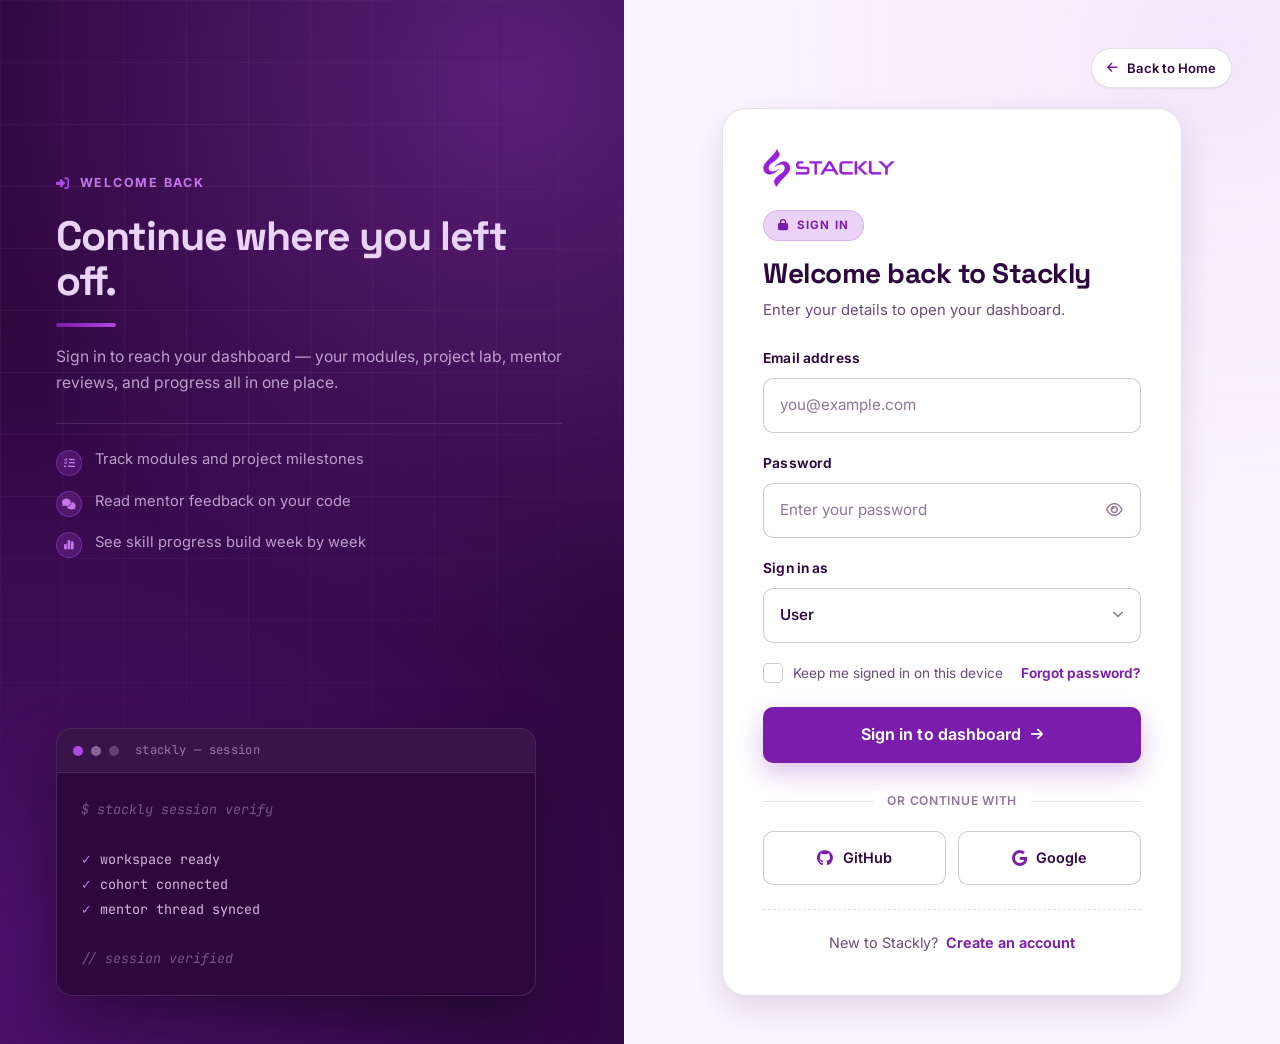
<file: html/login.html>
<!DOCTYPE html>
<html lang="en" class="no-js">

<head>
    <meta charset="UTF-8">
    <meta name="viewport" content="width=device-width, initial-scale=1">
    <title>Sign In — Stackly Coding Bootcamp</title>
    <meta name="description"
        content="Sign in to your Stackly demo dashboard. Frontend prototype — no real authentication.">
    <meta name="theme-color" content="#2E073F">
    <meta name="robots" content="noindex">

    <script>
        document.documentElement.classList.remove('no-js');
        document.documentElement.classList.add('js');
    </script>

    <link rel="preconnect" href="https://fonts.googleapis.com">
    <link rel="preconnect" href="https://fonts.gstatic.com" crossorigin>
    <link
        href="https://fonts.googleapis.com/css2?family=Inter:wght@400;500;600;700&family=Space+Grotesk:wght@500;600;700&family=JetBrains+Mono:wght@400;500&display=swap"
        rel="stylesheet">

    <link rel="stylesheet" href="https://cdnjs.cloudflare.com/ajax/libs/font-awesome/6.5.2/css/all.min.css"
        integrity="sha512-SnH5WK+bZxgPHs44uWIX+LLJAJ9/2PkPKZ5QiAj6Ta86w+fsb2TkcmfRyVX3pBnMFcV7oQPJkl9QevSCWr3W6A=="
        crossorigin="anonymous" referrerpolicy="no-referrer">

    <link rel="stylesheet" href="../global.css">
    <link rel="stylesheet" href="../css/login.css">
</head>

<body class="auth-page">

    <a class="skip-link" href="#auth-main">Skip to sign-in form</a>

    <div class="auth-shell">

        <aside class="auth-brand-panel" aria-label="About Stackly">

            <div class="auth-brand-panel__body">
                <p class="eyebrow auth-brand-panel__eyebrow">
                    <i class="fa-solid fa-right-to-bracket" aria-hidden="true"></i>
                    Welcome back
                </p>
                <h1 class="auth-brand-panel__title">Continue where you left off.</h1>
                <p class="auth-brand-panel__lede">
                    Sign in to reach your dashboard — your modules, project lab, mentor
                    reviews, and progress all in one place.
                </p>

                <ul class="auth-brand-panel__points">
                    <li>
                        <i class="fa-solid fa-list-check" aria-hidden="true"></i>
                        <span>Track modules and project milestones</span>
                    </li>
                    <li>
                        <i class="fa-solid fa-comments" aria-hidden="true"></i>
                        <span>Read mentor feedback on your code</span>
                    </li>
                    <li>
                        <i class="fa-solid fa-chart-simple" aria-hidden="true"></i>
                        <span>See skill progress build week by week</span>
                    </li>
                </ul>
            </div>

            <div class="auth-brand-panel__preview" aria-hidden="true">
                <div class="code-window">
                    <div class="code-window__bar">
                        <span class="code-window__dot"></span>
                        <span class="code-window__dot"></span>
                        <span class="code-window__dot"></span>
                        <span class="code-window__title">stackly — session</span>
                    </div>
<pre class="code-window__body"><code><span class="tok-com">$ stackly session verify</span>

<span class="tok-key">✓</span> workspace ready
<span class="tok-key">✓</span> cohort connected
<span class="tok-key">✓</span> mentor thread synced

<span class="tok-com">// session verified</span></code></pre>                </div>
            </div>

        </aside>

        <main class="auth-form-panel" id="auth-main">

            <div class="auth-form-panel__top">
                <a class="auth-back-chip" href="../index.html">
                    <i class="fa-solid fa-arrow-left" aria-hidden="true"></i>
                    Back to Home
                </a>
            </div>

            <div class="auth-form-card">

                <a class="brand auth-form-card__brand" href="../index.html" aria-label="Stackly — back to home">
                    <img class="brand__logo" src="../logo.webp" alt="Stackly logo" width="130" height="38">
                </a>

                <header class="auth-form-card__head">
                    <span class="auth-form-card__badge">
                        <i class="fa-solid fa-lock" aria-hidden="true"></i>
                        Sign in
                    </span>
                    <h2 class="auth-form-card__title">Welcome back to Stackly</h2>
                    <p class="auth-form-card__lede">
                        Enter your details to open your dashboard.
                    </p>
                </header>



                <form class="auth-form" id="login-form" novalidate autocomplete="on">

                    <div class="field">
                        <label class="field__label" for="login-email">Email address</label>
                        <input class="field__control" type="email" id="login-email" name="email"
                            placeholder="you@example.com" autocomplete="email" inputmode="email" spellcheck="false"
                            required aria-describedby="login-email-error">
                        <p class="field__error" id="login-email-error" role="alert"></p>
                    </div>

                    <div class="field">
                        <label class="field__label" for="login-password">Password</label>
                        <div class="password-wrap">
                            <input class="field__control" type="password" id="login-password" name="password"
                                placeholder="Enter your password" autocomplete="current-password" required
                                aria-describedby="login-password-error">
                            <button class="password-toggle" id="login-password-toggle" type="button"
                                aria-label="Show password" aria-pressed="false">
                                <i class="fa-regular fa-eye" aria-hidden="true"></i>
                            </button>
                        </div>
                        <p class="field__error" id="login-password-error" role="alert"></p>
                    </div>

                    <div class="field">
                        <span class="field__label" id="login-role-label">Sign in as</span>
                        <div class="custom-select" id="login-role-select">
                            <button class="custom-select__trigger" id="login-role-trigger" type="button"
                                aria-haspopup="listbox" aria-expanded="false"
                                aria-labelledby="login-role-label login-role-trigger">
                                <span class="custom-select__value" id="login-role-value">User</span>
                                <i class="fa-solid fa-chevron-down custom-select__chevron" aria-hidden="true"></i>
                            </button>

                            <ul class="custom-select__list" id="login-role-list" role="listbox"
                                aria-labelledby="login-role-label" tabindex="-1">
                                <li class="custom-select__option is-selected" id="login-role-opt-user" role="option"
                                    data-value="user" data-label="User" aria-selected="true">
                                    <i class="fa-solid fa-user" aria-hidden="true"></i>
                                    <span>User</span>
                                </li>
                                <li class="custom-select__option" id="login-role-opt-admin" role="option"
                                    data-value="admin" data-label="Admin" aria-selected="false">
                                    <i class="fa-solid fa-user-shield" aria-hidden="true"></i>
                                    <span>Admin</span>
                                </li>
                            </ul>

                            <input type="hidden" name="role" id="login-role" value="user">
                        </div>
                    </div>

                    <div class="auth-form-row">
                        <label class="checkbox" for="login-remember">
                            <input type="checkbox" id="login-remember" name="remember">
                            <span class="checkbox__box" aria-hidden="true">
                                <i class="fa-solid fa-check"></i>
                            </span>
                            <span class="checkbox__label">Keep me signed in on this device</span>
                        </label>

                        <a class="auth-inline-link" href="../404.html">Forgot password?</a>
                    </div>

                    <button class="btn btn--primary btn--lg btn--block auth-submit" type="submit">
                        <span>Sign in to dashboard</span>
                        <i class="fa-solid fa-arrow-right" aria-hidden="true"></i>
                    </button>

                </form>

                <div class="auth-divider"><span>or continue with</span></div>

                <div class="auth-social">
                    <a class="auth-social__btn" href="../404.html">
                        <i class="fa-brands fa-github" aria-hidden="true"></i>
                        <span>GitHub</span>
                    </a>
                    <a class="auth-social__btn" href="../404.html">
                        <i class="fa-brands fa-google" aria-hidden="true"></i>
                        <span>Google</span>
                    </a>
                </div>

                <p class="auth-switch">
                    New to Stackly?
                    <a href="signup.html">Create an account</a>
                </p>



            </div>

        </main>

    </div>

    <script>
        (function () {
            'use strict';

            var SESSION_KEY = 'stackly_demo_email';

            if ('scrollRestoration' in history) {
                history.scrollRestoration = 'manual';
            }
            window.addEventListener('load', function () {
                if (!window.location.hash) { window.scrollTo(0, 0); }
            });

            var passwordInput = document.getElementById('login-password');
            var emailInput = document.getElementById('login-email');

            window.addEventListener('pageshow', function (event) {
                if (event.persisted && passwordInput) {
                    passwordInput.value = '';
                    passwordInput.type = 'password';
                    resetToggleButton();
                }
            });

            var toggleBtn = document.getElementById('login-password-toggle');

            function resetToggleButton() {
                if (!toggleBtn) return;
                toggleBtn.setAttribute('aria-pressed', 'false');
                toggleBtn.setAttribute('aria-label', 'Show password');
                var icon = toggleBtn.querySelector('i');
                if (icon) {
                    icon.classList.remove('fa-eye-slash');
                    icon.classList.add('fa-eye');
                }
            }

            if (toggleBtn && passwordInput) {
                toggleBtn.addEventListener('click', function () {
                    var isVisible = passwordInput.type === 'text';
                    passwordInput.type = isVisible ? 'password' : 'text';
                    toggleBtn.setAttribute('aria-pressed', String(!isVisible));
                    toggleBtn.setAttribute('aria-label', isVisible ? 'Show password' : 'Hide password');

                    var icon = toggleBtn.querySelector('i');
                    if (icon) {
                        if (isVisible) {
                            icon.classList.remove('fa-eye-slash');
                            icon.classList.add('fa-eye');
                        } else {
                            icon.classList.remove('fa-eye');
                            icon.classList.add('fa-eye-slash');
                        }
                    }

                    passwordInput.focus();
                });
            }

            function initCustomSelect(root) {
                if (!root) return;

                var trigger = root.querySelector('.custom-select__trigger');
                var list = root.querySelector('.custom-select__list');
                var options = Array.prototype.slice.call(root.querySelectorAll('.custom-select__option'));
                var hidden = root.querySelector('input[type="hidden"]');
                var valueEl = root.querySelector('.custom-select__value');

                if (!trigger || !list || !options.length || !hidden || !valueEl) return;

                var activeIndex = 0;
                for (var i = 0; i < options.length; i++) {
                    if (options[i].classList.contains('is-selected')) { activeIndex = i; break; }
                }

                function isOpen() { return root.classList.contains('is-open'); }

                function setFocused(i) {
                    options.forEach(function (opt) { opt.classList.remove('is-focused'); });
                    activeIndex = (i + options.length) % options.length;
                    var opt = options[activeIndex];
                    opt.classList.add('is-focused');
                    trigger.setAttribute('aria-activedescendant', opt.id);
                    if (typeof opt.scrollIntoView === 'function') {
                        opt.scrollIntoView({ block: 'nearest' });
                    }
                }

                function open() {
                    if (isOpen()) return;
                    root.classList.add('is-open');
                    trigger.setAttribute('aria-expanded', 'true');
                    setFocused(activeIndex);
                }

                function close(returnFocus) {
                    if (!isOpen()) return;
                    root.classList.remove('is-open');
                    trigger.setAttribute('aria-expanded', 'false');
                    trigger.removeAttribute('aria-activedescendant');
                    options.forEach(function (opt) { opt.classList.remove('is-focused'); });
                    if (returnFocus) { trigger.focus(); }
                }

                function select(i) {
                    options.forEach(function (opt, idx) {
                        var selected = idx === i;
                        opt.classList.toggle('is-selected', selected);
                        opt.setAttribute('aria-selected', String(selected));
                    });

                    var chosen = options[i];
                    hidden.value = chosen.getAttribute('data-value') || '';
                    valueEl.textContent = chosen.getAttribute('data-label') || chosen.textContent.trim();
                    close(true);
                }

                trigger.addEventListener('click', function () {
                    isOpen() ? close(true) : open();
                });

                trigger.addEventListener('keydown', function (e) {
                    switch (e.key) {
                        case 'ArrowDown':
                        case 'ArrowUp':
                            e.preventDefault();
                            if (!isOpen()) { open(); }
                            else { setFocused(activeIndex + (e.key === 'ArrowDown' ? 1 : -1)); }
                            break;
                        case 'Home':
                            if (isOpen()) { e.preventDefault(); setFocused(0); }
                            break;
                        case 'End':
                            if (isOpen()) { e.preventDefault(); setFocused(options.length - 1); }
                            break;
                        case 'Enter':
                        case ' ':
                            e.preventDefault();
                            if (isOpen()) { select(activeIndex); }
                            else { open(); }
                            break;
                        case 'Escape':
                            if (isOpen()) { e.preventDefault(); close(true); }
                            break;
                        case 'Tab':
                            if (isOpen()) { close(false); }
                            break;
                        default:
                            break;
                    }
                });

                options.forEach(function (opt, idx) {
                    opt.addEventListener('click', function () { select(idx); });

                    opt.addEventListener('mouseenter', function () {
                        if (!isOpen()) return;
                        setFocused(idx);
                    });

                    opt.addEventListener('keydown', function (e) {
                        if (e.key === 'Enter' || e.key === ' ') {
                            e.preventDefault();
                            select(idx);
                        } else if (e.key === 'Escape') {
                            e.preventDefault();
                            close(true);
                        }
                    });
                });

                document.addEventListener('click', function (e) {
                    if (!root.contains(e.target)) { close(false); }
                });

                root.addEventListener('focusout', function (e) {
                    if (!root.contains(e.relatedTarget)) { close(false); }
                });
            }

            initCustomSelect(document.getElementById('login-role-select'));

            var form = document.getElementById('login-form');
            var emailErr = document.getElementById('login-email-error');
            var passErr = document.getElementById('login-password-error');
            var roleInput = document.getElementById('login-role');

            function isEmailValid(value) {
                return /^[^\s@]+@[^\s@]+\.[^\s@]{2,}$/.test(value);
            }

            function setError(input, errorEl, message) {
                if (!input || !errorEl) return;
                if (message) {
                    input.setAttribute('aria-invalid', 'true');
                    errorEl.textContent = message;
                    errorEl.classList.add('is-visible');
                } else {
                    input.removeAttribute('aria-invalid');
                    errorEl.textContent = '';
                    errorEl.classList.remove('is-visible');
                }
            }

            if (emailInput) {
                emailInput.addEventListener('input', function () {
                    if (emailInput.getAttribute('aria-invalid') === 'true') {
                        setError(emailInput, emailErr, '');
                    }
                });
            }
            if (passwordInput) {
                passwordInput.addEventListener('input', function () {
                    if (passwordInput.getAttribute('aria-invalid') === 'true') {
                        setError(passwordInput, passErr, '');
                    }
                });
            }

            if (form) {
                form.addEventListener('submit', function (e) {
                    e.preventDefault();

                    var firstInvalid = null;
                    var emailValue = emailInput ? emailInput.value.trim() : '';
                    var passValue = passwordInput ? passwordInput.value : '';

                    if (!emailValue) {
                        setError(emailInput, emailErr, 'Please enter your email address.');
                        if (!firstInvalid) firstInvalid = emailInput;
                    } else if (!isEmailValid(emailValue)) {
                        setError(emailInput, emailErr, 'That doesn\u2019t look like a valid email address.');
                        if (!firstInvalid) firstInvalid = emailInput;
                    } else {
                        setError(emailInput, emailErr, '');
                    }

                    if (!passValue) {
                        setError(passwordInput, passErr, 'Please enter your password.');
                        if (!firstInvalid) firstInvalid = passwordInput;
                    } else if (passValue.length < 6) {
                        setError(passwordInput, passErr, 'Passwords are at least 6 characters in this demo.');
                        if (!firstInvalid) firstInvalid = passwordInput;
                    } else {
                        setError(passwordInput, passErr, '');
                    }

                    if (firstInvalid) {
                        firstInvalid.focus();
                        return;
                    }

                    var localPart = emailValue.split('@')[0] || 'learner';

                    try {
                        sessionStorage.setItem(SESSION_KEY, localPart);
                    } catch (err) {
                    }

                    if (passwordInput) {
                        passwordInput.value = '';
                        passwordInput.type = 'password';
                    }
                    resetToggleButton();

                    var role = roleInput ? roleInput.value : 'user';
                    window.location.href = (role === 'admin') ? 'admin.html' : 'user.html';
                });
            }

        })();
    </script>

</body>

</html>
</file>
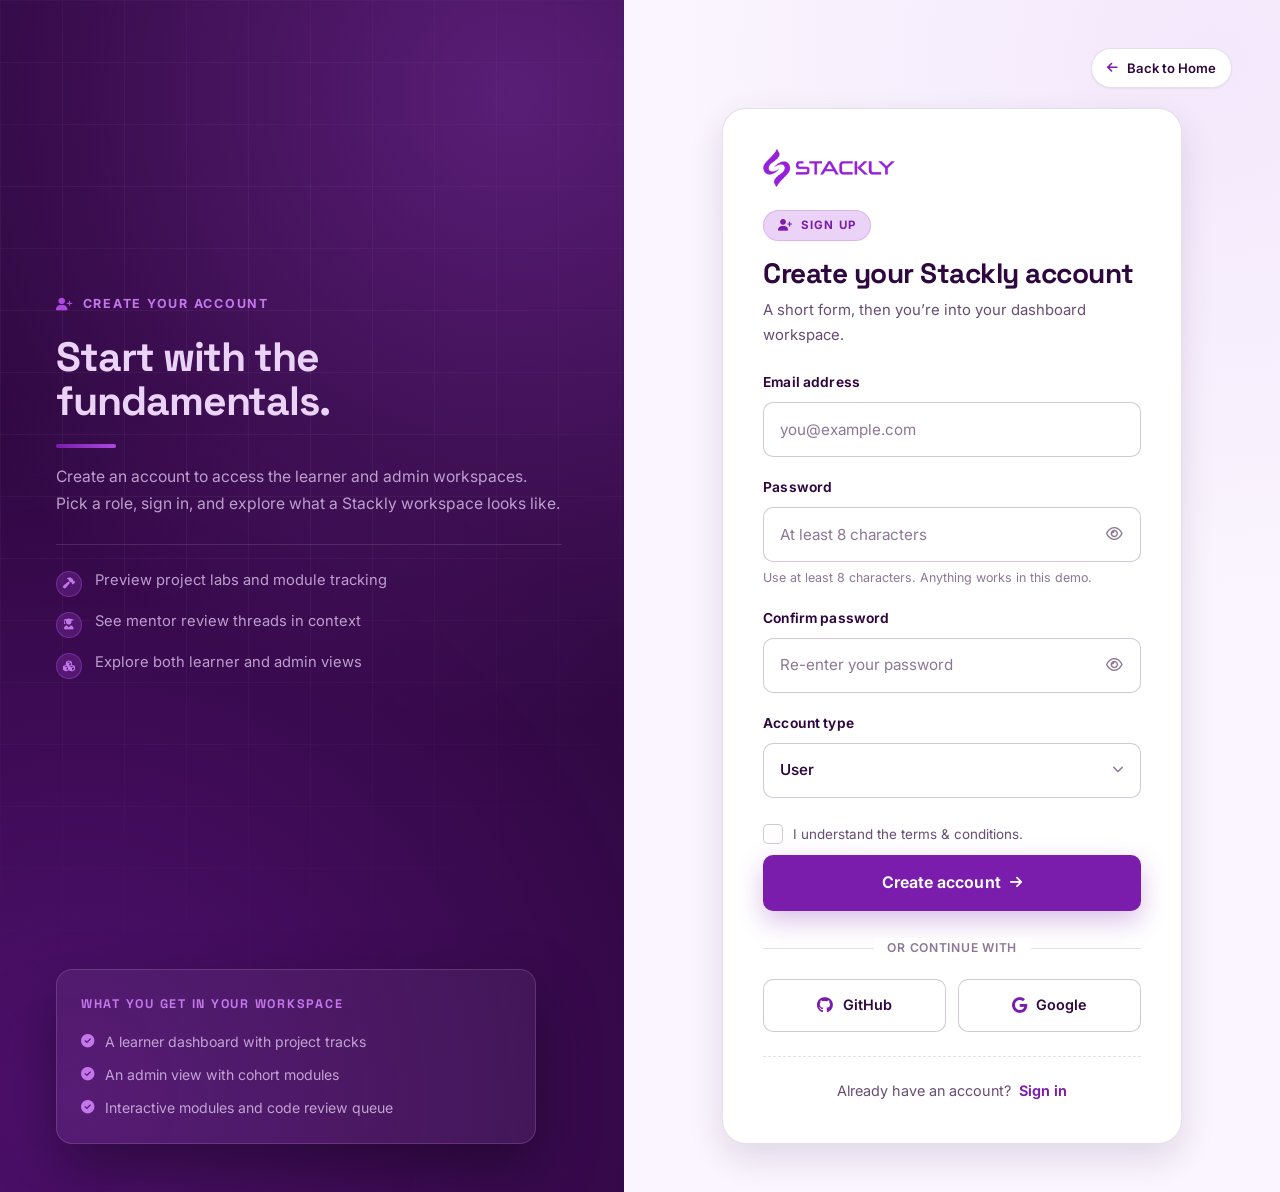
<file: html/signup.html>
<!DOCTYPE html>
<html lang="en" class="no-js">

<head>
    <meta charset="UTF-8">
    <meta name="viewport" content="width=device-width, initial-scale=1">
    <title>Create Account — Stackly Coding Bootcamp</title>
    <meta name="description" content="Create a Stackly demo account. Frontend prototype — no real registration.">
    <meta name="theme-color" content="#2E073F">
    <meta name="robots" content="noindex">

    <script>
        document.documentElement.classList.remove('no-js');
        document.documentElement.classList.add('js');
    </script>

    <link rel="preconnect" href="https://fonts.googleapis.com">
    <link rel="preconnect" href="https://fonts.gstatic.com" crossorigin>
    <link
        href="https://fonts.googleapis.com/css2?family=Inter:wght@400;500;600;700&family=Space+Grotesk:wght@500;600;700&family=JetBrains+Mono:wght@400;500&display=swap"
        rel="stylesheet">

    <link rel="stylesheet" href="https://cdnjs.cloudflare.com/ajax/libs/font-awesome/6.5.2/css/all.min.css"
        integrity="sha512-SnH5WK+bZxgPHs44uWIX+LLJAJ9/2PkPKZ5QiAj6Ta86w+fsb2TkcmfRyVX3pBnMFcV7oQPJkl9QevSCWr3W6A=="
        crossorigin="anonymous" referrerpolicy="no-referrer">

    <link rel="stylesheet" href="../global.css">
    <link rel="stylesheet" href="../css/login.css">
    <link rel="stylesheet" href="../css/signup.css">
</head>

<body class="auth-page">

    <a class="skip-link" href="#auth-main">Skip to sign-up form</a>

    <div class="auth-shell">

        <aside class="auth-brand-panel" aria-label="About Stackly">

            <div class="auth-brand-panel__body">
                <p class="eyebrow auth-brand-panel__eyebrow">
                    <i class="fa-solid fa-user-plus" aria-hidden="true"></i>
                    Create your account
                </p>
                <h1 class="auth-brand-panel__title">Start with the fundamentals.</h1>
                <p class="auth-brand-panel__lede">
                    Create an account to access the learner and admin workspaces.
                    Pick a role, sign in, and explore what a Stackly workspace looks like.
                </p>

                <ul class="auth-brand-panel__points">
                    <li>
                        <i class="fa-solid fa-hammer" aria-hidden="true"></i>
                        <span>Preview project labs and module tracking</span>
                    </li>
                    <li>
                        <i class="fa-solid fa-user-graduate" aria-hidden="true"></i>
                        <span>See mentor review threads in context</span>
                    </li>
                    <li>
                        <i class="fa-solid fa-cubes" aria-hidden="true"></i>
                        <span>Explore both learner and admin views</span>
                    </li>
                </ul>
            </div>

            <div class="auth-brand-panel__preview" aria-hidden="true">
                <div class="signup-checklist">
                    <p class="signup-checklist__title">What you get in your workspace</p>
                    <ul>
                        <li><i class="fa-solid fa-circle-check"></i> A learner dashboard with project tracks</li>
                        <li><i class="fa-solid fa-circle-check"></i> An admin view with cohort modules</li>
                        <li><i class="fa-solid fa-circle-check"></i> Interactive modules and code review queue</li>
                    </ul>
                </div>
            </div>

        </aside>

        <main class="auth-form-panel" id="auth-main">

            <div class="auth-form-panel__top">
                <a class="auth-back-chip" href="../index.html">
                    <i class="fa-solid fa-arrow-left" aria-hidden="true"></i>
                    Back to Home
                </a>
            </div>

            <div class="auth-form-card">

                <a class="brand auth-form-card__brand" href="../index.html" aria-label="Stackly — back to home">
                    <img class="brand__logo" src="../logo.webp" alt="Stackly logo" width="130" height="38">
                </a>

                <header class="auth-form-card__head">
                    <span class="auth-form-card__badge">
                        <i class="fa-solid fa-user-plus" aria-hidden="true"></i>
                        Sign up
                    </span>
                    <h2 class="auth-form-card__title">Create your Stackly account</h2>
                    <p class="auth-form-card__lede">
                        A short form, then you&rsquo;re into your dashboard workspace.
                    </p>
                </header>


                <form class="auth-form" id="signup-form" novalidate autocomplete="on">

                    <div class="field">
                        <label class="field__label" for="signup-email">Email address</label>
                        <input class="field__control" type="email" id="signup-email" name="email"
                            placeholder="you@example.com" autocomplete="email" inputmode="email" spellcheck="false"
                            required aria-describedby="signup-email-error">
                        <p class="field__error" id="signup-email-error" role="alert"></p>
                    </div>

                    <div class="field">
                        <label class="field__label" for="signup-password">Password</label>
                        <div class="password-wrap">
                            <input class="field__control" type="password" id="signup-password" name="password"
                                placeholder="At least 8 characters" autocomplete="new-password" required minlength="8"
                                aria-describedby="signup-password-error signup-password-hint">
                            <button class="password-toggle" id="signup-password-toggle" type="button"
                                aria-label="Show password" aria-pressed="false">
                                <i class="fa-regular fa-eye" aria-hidden="true"></i>
                            </button>
                        </div>
                        <p class="field__hint" id="signup-password-hint">
                            Use at least 8 characters. Anything works in this demo.
                        </p>
                        <p class="field__error" id="signup-password-error" role="alert"></p>
                    </div>

                    <div class="field">
                        <label class="field__label" for="signup-confirm">Confirm password</label>
                        <div class="password-wrap">
                            <input class="field__control" type="password" id="signup-confirm" name="confirm"
                                placeholder="Re-enter your password" autocomplete="new-password" required
                                aria-describedby="signup-confirm-error">
                            <button class="password-toggle" id="signup-confirm-toggle" type="button"
                                aria-label="Show password" aria-pressed="false">
                                <i class="fa-regular fa-eye" aria-hidden="true"></i>
                            </button>
                        </div>
                        <p class="field__error" id="signup-confirm-error" role="alert"></p>
                    </div>

                    <div class="field">
                        <span class="field__label" id="signup-role-label">Account type</span>
                        <div class="custom-select" id="signup-role-select">
                            <button class="custom-select__trigger" id="signup-role-trigger" type="button"
                                aria-haspopup="listbox" aria-expanded="false"
                                aria-labelledby="signup-role-label signup-role-trigger">
                                <span class="custom-select__value" id="signup-role-value">User</span>
                                <i class="fa-solid fa-chevron-down custom-select__chevron" aria-hidden="true"></i>
                            </button>

                            <ul class="custom-select__list" id="signup-role-list" role="listbox"
                                aria-labelledby="signup-role-label" tabindex="-1">
                                <li class="custom-select__option is-selected" id="signup-role-opt-user" role="option"
                                    data-value="user" data-label="User" aria-selected="true">
                                    <i class="fa-solid fa-user" aria-hidden="true"></i>
                                    <span>User</span>
                                </li>
                                <li class="custom-select__option" id="signup-role-opt-admin" role="option"
                                    data-value="admin" data-label="Admin" aria-selected="false">
                                    <i class="fa-solid fa-user-shield" aria-hidden="true"></i>
                                    <span>Admin</span>
                                </li>
                            </ul>

                            <input type="hidden" name="role" id="signup-role" value="user">
                        </div>
                    </div>

                    <div class="auth-form-row auth-form-row--stack">
                        <label class="checkbox" for="signup-terms">
                            <input type="checkbox" id="signup-terms" name="terms" required>
                            <span class="checkbox__box" aria-hidden="true">
                                <i class="fa-solid fa-check"></i>
                            </span>
                            <span class="checkbox__label">
                                I understand the terms & conditions.
                            </span>
                        </label>
                    </div>
                    <p class="field__error" id="signup-terms-error" role="alert"></p>

                    <button class="btn btn--primary btn--lg btn--block auth-submit" type="submit">
                        <span>Create account</span>
                        <i class="fa-solid fa-arrow-right" aria-hidden="true"></i>
                    </button>

                </form>

                <div class="auth-divider"><span>or continue with</span></div>

                <div class="auth-social">
                    <a class="auth-social__btn" href="../404.html">
                        <i class="fa-brands fa-github" aria-hidden="true"></i>
                        <span>GitHub</span>
                    </a>
                    <a class="auth-social__btn" href="../404.html">
                        <i class="fa-brands fa-google" aria-hidden="true"></i>
                        <span>Google</span>
                    </a>
                </div>

                <p class="auth-switch">
                    Already have an account?
                    <a href="login.html">Sign in</a>
                </p>



            </div>

        </main>

    </div>

    <script>
        (function () {
            'use strict';

            if ('scrollRestoration' in history) {
                history.scrollRestoration = 'manual';
            }
            window.addEventListener('load', function () {
                if (!window.location.hash) { window.scrollTo(0, 0); }
            });

            function bindPasswordToggle(toggleId, inputId) {
                var btn = document.getElementById(toggleId);
                var input = document.getElementById(inputId);
                if (!btn || !input) return null;

                btn.addEventListener('click', function () {
                    var isVisible = input.type === 'text';
                    input.type = isVisible ? 'password' : 'text';
                    btn.setAttribute('aria-pressed', String(!isVisible));
                    btn.setAttribute('aria-label', isVisible ? 'Show password' : 'Hide password');

                    var icon = btn.querySelector('i');
                    if (icon) {
                        if (isVisible) {
                            icon.classList.remove('fa-eye-slash');
                            icon.classList.add('fa-eye');
                        } else {
                            icon.classList.remove('fa-eye');
                            icon.classList.add('fa-eye-slash');
                        }
                    }
                    input.focus();
                });

                return function reset() {
                    input.type = 'password';
                    btn.setAttribute('aria-pressed', 'false');
                    btn.setAttribute('aria-label', 'Show password');
                    var icon = btn.querySelector('i');
                    if (icon) {
                        icon.classList.remove('fa-eye-slash');
                        icon.classList.add('fa-eye');
                    }
                };
            }

            var passwordInput = document.getElementById('signup-password');
            var confirmInput = document.getElementById('signup-confirm');

            var resetPasswordToggle = bindPasswordToggle('signup-password-toggle', 'signup-password');
            var resetConfirmToggle = bindPasswordToggle('signup-confirm-toggle', 'signup-confirm');

            function initCustomSelect(root) {
                if (!root) return;

                var trigger = root.querySelector('.custom-select__trigger');
                var list = root.querySelector('.custom-select__list');
                var options = Array.prototype.slice.call(root.querySelectorAll('.custom-select__option'));
                var hidden = root.querySelector('input[type="hidden"]');
                var valueEl = root.querySelector('.custom-select__value');

                if (!trigger || !list || !options.length || !hidden || !valueEl) return;

                var activeIndex = 0;
                for (var i = 0; i < options.length; i++) {
                    if (options[i].classList.contains('is-selected')) { activeIndex = i; break; }
                }

                function isOpen() { return root.classList.contains('is-open'); }

                function setFocused(i) {
                    options.forEach(function (opt) { opt.classList.remove('is-focused'); });
                    activeIndex = (i + options.length) % options.length;
                    var opt = options[activeIndex];
                    opt.classList.add('is-focused');
                    trigger.setAttribute('aria-activedescendant', opt.id);
                    if (typeof opt.scrollIntoView === 'function') {
                        opt.scrollIntoView({ block: 'nearest' });
                    }
                }

                function open() {
                    if (isOpen()) return;
                    root.classList.add('is-open');
                    trigger.setAttribute('aria-expanded', 'true');
                    setFocused(activeIndex);
                }

                function close(returnFocus) {
                    if (!isOpen()) return;
                    root.classList.remove('is-open');
                    trigger.setAttribute('aria-expanded', 'false');
                    trigger.removeAttribute('aria-activedescendant');
                    options.forEach(function (opt) { opt.classList.remove('is-focused'); });
                    if (returnFocus) { trigger.focus(); }
                }

                function select(i) {
                    options.forEach(function (opt, idx) {
                        var selected = idx === i;
                        opt.classList.toggle('is-selected', selected);
                        opt.setAttribute('aria-selected', String(selected));
                    });
                    var chosen = options[i];
                    hidden.value = chosen.getAttribute('data-value') || '';
                    valueEl.textContent = chosen.getAttribute('data-label') || chosen.textContent.trim();
                    close(true);
                }

                trigger.addEventListener('click', function () {
                    isOpen() ? close(true) : open();
                });

                trigger.addEventListener('keydown', function (e) {
                    switch (e.key) {
                        case 'ArrowDown':
                        case 'ArrowUp':
                            e.preventDefault();
                            if (!isOpen()) { open(); }
                            else { setFocused(activeIndex + (e.key === 'ArrowDown' ? 1 : -1)); }
                            break;
                        case 'Home':
                            if (isOpen()) { e.preventDefault(); setFocused(0); }
                            break;
                        case 'End':
                            if (isOpen()) { e.preventDefault(); setFocused(options.length - 1); }
                            break;
                        case 'Enter':
                        case ' ':
                            e.preventDefault();
                            if (isOpen()) { select(activeIndex); }
                            else { open(); }
                            break;
                        case 'Escape':
                            if (isOpen()) { e.preventDefault(); close(true); }
                            break;
                        case 'Tab':
                            if (isOpen()) { close(false); }
                            break;
                        default:
                            break;
                    }
                });

                options.forEach(function (opt, idx) {
                    opt.addEventListener('click', function () { select(idx); });

                    opt.addEventListener('mouseenter', function () {
                        if (!isOpen()) return;
                        setFocused(idx);
                    });

                    opt.addEventListener('keydown', function (e) {
                        if (e.key === 'Enter' || e.key === ' ') {
                            e.preventDefault();
                            select(idx);
                        } else if (e.key === 'Escape') {
                            e.preventDefault();
                            close(true);
                        }
                    });
                });

                document.addEventListener('click', function (e) {
                    if (!root.contains(e.target)) { close(false); }
                });

                root.addEventListener('focusout', function (e) {
                    if (!root.contains(e.relatedTarget)) { close(false); }
                });
            }

            initCustomSelect(document.getElementById('signup-role-select'));

            var form = document.getElementById('signup-form');
            var emailInput = document.getElementById('signup-email');
            var termsInput = document.getElementById('signup-terms');

            var emailErr = document.getElementById('signup-email-error');
            var passErr = document.getElementById('signup-password-error');
            var confErr = document.getElementById('signup-confirm-error');
            var termsErr = document.getElementById('signup-terms-error');

            function isEmailValid(value) {
                return /^[^\s@]+@[^\s@]+\.[^\s@]{2,}$/.test(value);
            }

            function setError(input, errorEl, message) {
                if (errorEl) {
                    if (message) {
                        errorEl.textContent = message;
                        errorEl.classList.add('is-visible');
                    } else {
                        errorEl.textContent = '';
                        errorEl.classList.remove('is-visible');
                    }
                }
                if (input) {
                    if (message) { input.setAttribute('aria-invalid', 'true'); }
                    else { input.removeAttribute('aria-invalid'); }
                }
            }

            function bindClear(input, errorEl) {
                if (!input) return;
                input.addEventListener('input', function () {
                    if (input.getAttribute('aria-invalid') === 'true') {
                        setError(input, errorEl, '');
                    }
                });
            }

            bindClear(emailInput, emailErr);
            bindClear(passwordInput, passErr);
            bindClear(confirmInput, confErr);

            if (termsInput) {
                termsInput.addEventListener('change', function () {
                    if (termsInput.getAttribute('aria-invalid') === 'true') {
                        setError(termsInput, termsErr, '');
                    }
                });
            }

            if (form) {
                form.addEventListener('submit', function (e) {
                    e.preventDefault();

                    var firstInvalid = null;

                    var emailVal = emailInput ? emailInput.value.trim() : '';
                    var passVal = passwordInput ? passwordInput.value : '';
                    var confVal = confirmInput ? confirmInput.value : '';
                    var termsOk = termsInput ? termsInput.checked : true;

                    if (!emailVal) {
                        setError(emailInput, emailErr, 'Please enter your email address.');
                        if (!firstInvalid) firstInvalid = emailInput;
                    } else if (!isEmailValid(emailVal)) {
                        setError(emailInput, emailErr, 'That doesn\u2019t look like a valid email address.');
                        if (!firstInvalid) firstInvalid = emailInput;
                    } else {
                        setError(emailInput, emailErr, '');
                    }

                    if (!passVal) {
                        setError(passwordInput, passErr, 'Please choose a password.');
                        if (!firstInvalid) firstInvalid = passwordInput;
                    } else if (passVal.length < 8) {
                        setError(passwordInput, passErr, 'Use at least 8 characters.');
                        if (!firstInvalid) firstInvalid = passwordInput;
                    } else {
                        setError(passwordInput, passErr, '');
                    }

                    if (!confVal) {
                        setError(confirmInput, confErr, 'Please confirm your password.');
                        if (!firstInvalid) firstInvalid = confirmInput;
                    } else if (confVal !== passVal) {
                        setError(confirmInput, confErr, 'Passwords don\u2019t match.');
                        if (!firstInvalid) firstInvalid = confirmInput;
                    } else {
                        setError(confirmInput, confErr, '');
                    }

                    if (!termsOk) {
                        setError(termsInput, termsErr, 'Please acknowledge the demo notice to continue.');
                        if (!firstInvalid) firstInvalid = termsInput;
                    } else {
                        setError(termsInput, termsErr, '');
                    }

                    if (firstInvalid) {
                        firstInvalid.focus();
                        return;
                    }

                    if (emailInput) { emailInput.value = ''; }
                    if (passwordInput) { passwordInput.value = ''; }
                    if (confirmInput) { confirmInput.value = ''; }
                    if (termsInput) { termsInput.checked = false; }

                    if (typeof resetPasswordToggle === 'function') { resetPasswordToggle(); }
                    if (typeof resetConfirmToggle === 'function') { resetConfirmToggle(); }

                    window.location.href = 'login.html';
                });
            }

        })();
    </script>

</body>

</html>
</file>
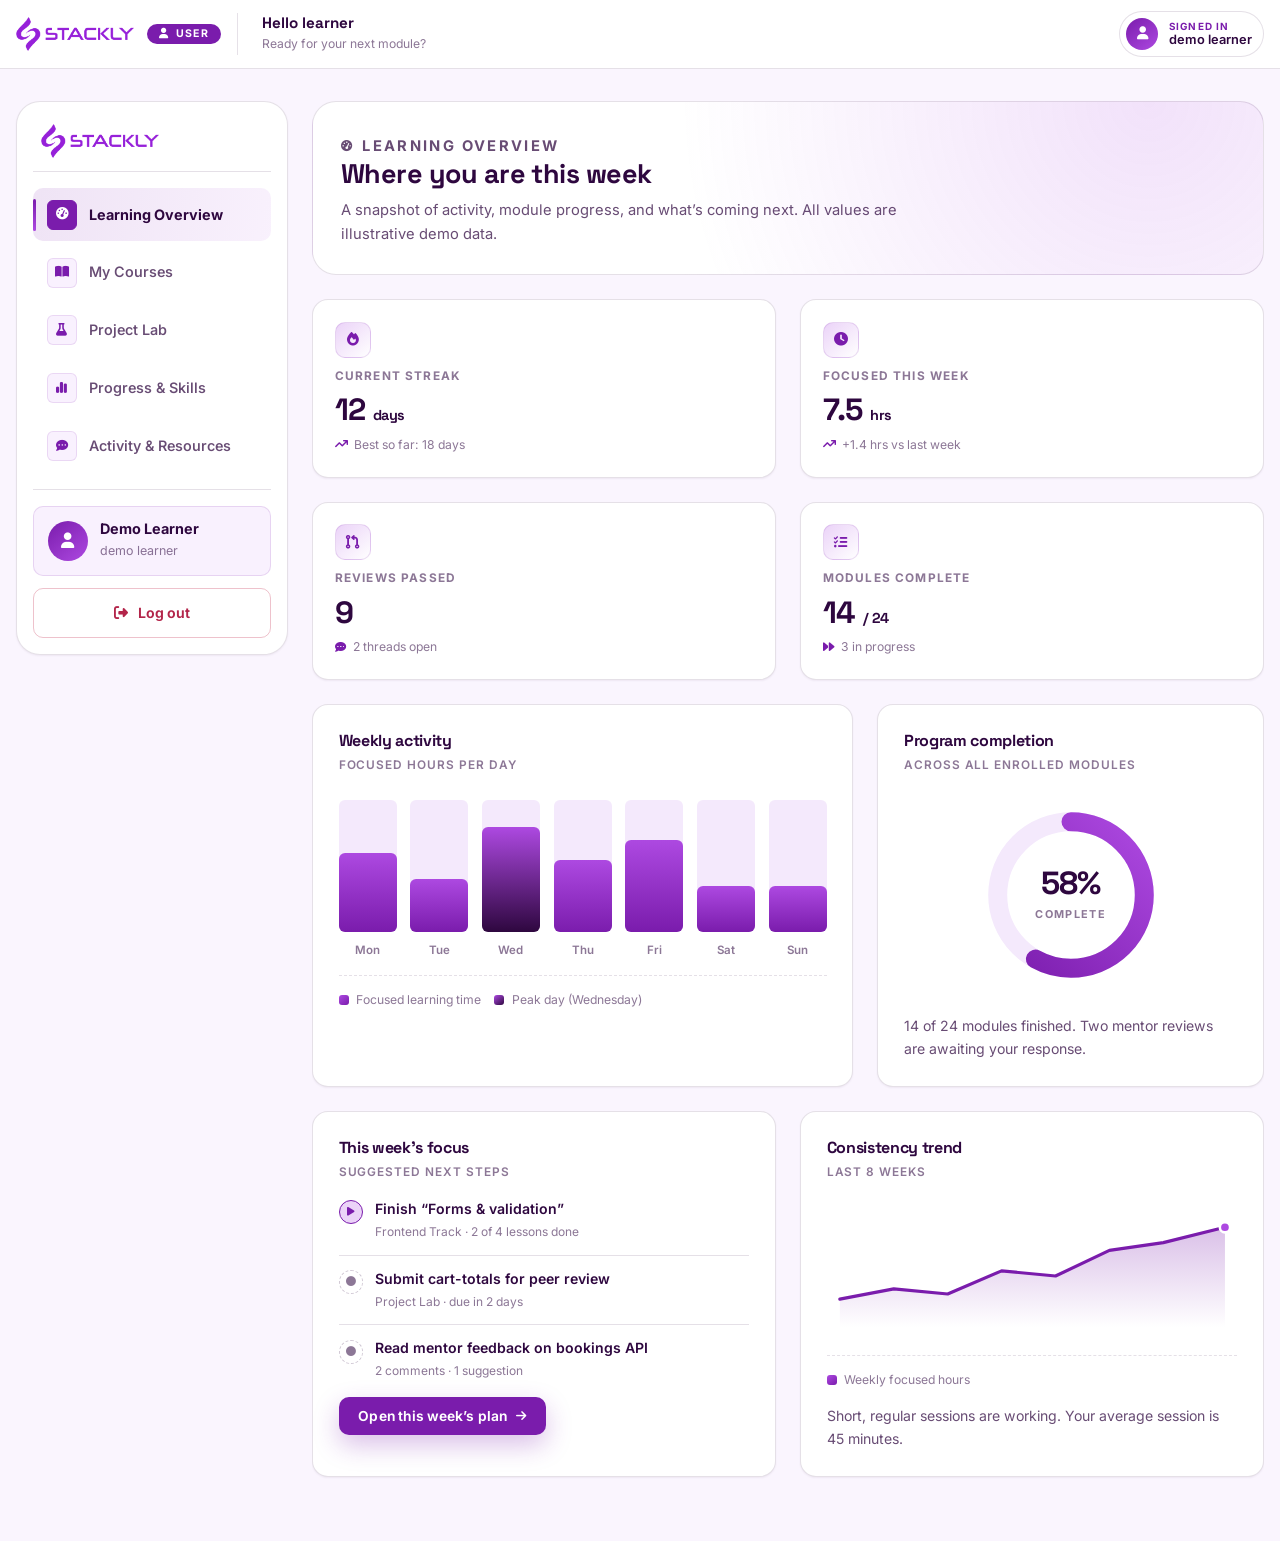
<file: html/user.html>
<!DOCTYPE html>
<html lang="en" class="no-js">

<head>
    <meta charset="UTF-8">
    <meta name="viewport" content="width=device-width, initial-scale=1">
    <title>Learning Dashboard — Stackly</title>
    <meta name="description" content="Stackly learner dashboard demo. Illustrative sample data only.">
    <meta name="theme-color" content="#2E073F">
    <meta name="robots" content="noindex">

    <script>
        document.documentElement.classList.remove('no-js');
        document.documentElement.classList.add('js');
    </script>

    <link rel="preconnect" href="https://fonts.googleapis.com">
    <link rel="preconnect" href="https://fonts.gstatic.com" crossorigin>
    <link
        href="https://fonts.googleapis.com/css2?family=Inter:wght@400;500;600;700&family=Space+Grotesk:wght@500;600;700&family=JetBrains+Mono:wght@400;500&display=swap"
        rel="stylesheet">

    <link rel="stylesheet" href="https://cdnjs.cloudflare.com/ajax/libs/font-awesome/6.5.2/css/all.min.css"
        integrity="sha512-SnH5WK+bZxgPHs44uWIX+LLJAJ9/2PkPKZ5QiAj6Ta86w+fsb2TkcmfRyVX3pBnMFcV7oQPJkl9QevSCWr3W6A=="
        crossorigin="anonymous" referrerpolicy="no-referrer">

    <link rel="stylesheet" href="../global.css">

    <style>
        :root {
            --dash-header-h: 68px;
            --dash-side-w: 272px;
            --dash-gap: clamp(1rem, 2vw, 1.5rem);
        }

        html {
            overflow-x: hidden;
            overflow-x: clip;
            max-width: 100%;
        }

        .dash-page {
            min-height: 100vh;
            min-height: 100dvh;
            margin: 0;
            background: var(--surface-soft);
            color: var(--ink);
            overflow-x: hidden;
            overflow-x: clip;
            max-width: 100%;
        }

        .dash-header {
            position: sticky;
            top: 0;
            z-index: 60;
            width: 100%;
            min-height: var(--dash-header-h);
            background: rgba(255, 255, 255, 0.94);
            backdrop-filter: blur(14px);
            -webkit-backdrop-filter: blur(14px);
            border-bottom: 1px solid var(--border);
        }

        .dash-header__inner {
            display: flex;
            align-items: center;
            justify-content: space-between;
            gap: 1rem;
            width: min(100% - 2rem, 1560px);
            margin-inline: auto;
            min-height: var(--dash-header-h);
        }

        .dash-header__brand {
            display: flex;
            align-items: center;
            gap: 0.85rem;
            min-width: 0;
            flex-shrink: 1;
        }

        .dash-brand {
            display: inline-flex;
            align-items: center;
            gap: 0.6rem;
            text-decoration: none;
            border-radius: var(--r-xs);
        }

        .dash-brand__logo {
            filter: brightness(0) saturate(100%) invert(16%) sepia(95%) saturate(4300%) hue-rotate(276deg) brightness(90%) contrast(95%);
            width: auto;
            height: 34px;
            object-fit: contain;
        }

        .dash-brand__name {
            font-family: var(--font-display);
            font-size: 1.05rem;
            font-weight: 700;
            letter-spacing: 0.13em;
            color: var(--plum);
            line-height: 1;
        }

        .dash-brand:focus-visible {
            outline: 3px solid var(--orchid);
            outline-offset: 4px;
        }

        .dash-role-chip {
            display: inline-flex;
            align-items: center;
            gap: 0.4rem;
            padding: 0.28rem 0.7rem;
            border-radius: 999px;
            background: var(--purple);
            color: #ffffff;
            font-size: 0.66rem;
            font-weight: 700;
            letter-spacing: 0.14em;
            text-transform: uppercase;
            line-height: 1;
        }

        .dash-role-chip i {
            font-size: 0.66rem;
        }

        .dash-header__greeting {
            flex: 1;
            min-width: 0;
            padding-inline: clamp(0.5rem, 2vw, 1.5rem);
            border-left: 1px solid var(--border);
        }

        .dash-header__greeting-text {
            display: block;
            font-family: var(--font-display);
            font-size: clamp(0.95rem, 1.1vw, 1.1rem);
            font-weight: 700;
            color: var(--ink);
            line-height: 1.25;
            white-space: nowrap;
            overflow: hidden;
            text-overflow: ellipsis;
        }

        .dash-header__greeting-sub {
            display: block;
            font-size: 0.76rem;
            color: var(--ink-soft);
            margin-top: 0.15rem;
        }

        .dash-header__actions {
            display: flex;
            align-items: center;
            gap: 0.65rem;
            flex-shrink: 0;
        }

        .dash-profile {
            display: flex;
            align-items: center;
            gap: 0.65rem;
            padding: 0.35rem 0.7rem 0.35rem 0.4rem;
            border-radius: 999px;
            border: 1px solid var(--border);
            background: var(--surface);
            max-width: 260px;
        }

        .dash-profile__avatar {
            flex-shrink: 0;
            display: inline-flex;
            align-items: center;
            justify-content: center;
            width: 32px;
            height: 32px;
            border-radius: 50%;
            background: linear-gradient(140deg, var(--purple), var(--orchid));
            color: #ffffff;
            font-size: 0.82rem;
        }

        .dash-profile__text {
            display: flex;
            flex-direction: column;
            min-width: 0;
            line-height: 1.25;
        }

        .dash-profile__label {
            font-size: 0.62rem;
            font-weight: 700;
            letter-spacing: 0.12em;
            text-transform: uppercase;
            color: var(--purple);
        }

        .dash-profile__email {
            font-size: 0.8rem;
            font-weight: 600;
            color: var(--ink);
            white-space: nowrap;
            overflow: hidden;
            text-overflow: ellipsis;
            max-width: 168px;
        }

        .dash-menu-toggle {
            display: none;
            align-items: center;
            justify-content: center;
            width: 42px;
            height: 42px;
            border: 1.5px solid var(--border-strong);
            border-radius: var(--r-s);
            background: var(--surface);
            color: var(--plum);
            font-size: 1rem;
            cursor: pointer;
            transition: border-color 0.2s var(--ease-out), color 0.2s var(--ease-out);
        }

        .dash-menu-toggle:hover {
            border-color: var(--purple);
            color: var(--purple);
        }

        .dash-menu-toggle:focus-visible {
            outline: 3px solid var(--orchid);
            outline-offset: 3px;
        }

        .dash-body {
            display: grid;
            grid-template-columns: var(--dash-side-w) minmax(0, 1fr);
            gap: var(--dash-gap);
            width: min(100% - 2rem, 1560px);
            margin-inline: auto;
            padding-block: clamp(1.25rem, 2.5vw, 2rem) clamp(2.5rem, 5vw, 4rem);
            align-items: start;
        }

        .dash-sidebar {
            position: sticky;
            top: calc(var(--dash-header-h) + 1rem);
            display: flex;
            flex-direction: column;
            gap: 1rem;
            max-height: calc(100vh - var(--dash-header-h) - 2rem);
            overflow-y: auto;
            overscroll-behavior: contain;
            padding: 1rem;
            border-radius: var(--r-l);
            background: var(--surface);
            border: 1px solid var(--border);
            box-shadow: var(--shadow-xs);
            scrollbar-width: thin;
        }

        .dash-sidebar::-webkit-scrollbar {
            width: 8px;
        }

        .dash-sidebar::-webkit-scrollbar-thumb {
            background: rgba(122, 28, 172, 0.24);
            border-radius: 999px;
        }

        .dash-sidebar__head {
            display: flex;
            align-items: center;
            justify-content: space-between;
            gap: 0.75rem;
            padding: 0.35rem 0.5rem 0.85rem;
            border-bottom: 1px solid var(--border);
        }

        .dash-sidebar__title {
            font-size: 0.68rem;
            font-weight: 700;
            letter-spacing: 0.16em;
            text-transform: uppercase;
            color: var(--ink-soft);
        }

        .dash-nav {
            display: flex;
            flex-direction: column;
            gap: 0.3rem;
        }

        .dash-nav__link {
            position: relative;
            display: flex;
            align-items: center;
            gap: 0.8rem;
            width: 100%;
            padding: 0.72rem 0.85rem;
            border: 0;
            border-radius: var(--r-s);
            background: transparent;
            color: var(--ink-muted);
            font-family: inherit;
            font-size: 0.9rem;
            font-weight: 550;
            text-align: left;
            cursor: pointer;
            transition: background-color 0.2s var(--ease-out),
                color 0.2s var(--ease-out);
        }

        .dash-nav__icon {
            flex-shrink: 0;
            display: inline-flex;
            align-items: center;
            justify-content: center;
            width: 30px;
            height: 30px;
            border-radius: var(--r-xs);
            background: var(--lavender-50);
            border: 1px solid rgba(122, 28, 172, 0.12);
            color: var(--purple);
            font-size: 0.78rem;
            transition: background-color 0.2s var(--ease-out),
                color 0.2s var(--ease-out),
                border-color 0.2s var(--ease-out);
        }

        .dash-nav__label {
            flex: 1;
            min-width: 0;
            overflow: hidden;
            text-overflow: ellipsis;
            white-space: nowrap;
        }

        .dash-nav__link:hover {
            background: var(--lavender-50);
            color: var(--plum);
        }

        .dash-nav__link:hover .dash-nav__icon {
            background: var(--lavender-100);
            border-color: rgba(122, 28, 172, 0.24);
        }

        .dash-nav__link:focus-visible {
            outline: 3px solid var(--orchid);
            outline-offset: 2px;
        }

        .dash-nav__link[aria-current="true"] {
            background: linear-gradient(100deg, rgba(122, 28, 172, 0.12), rgba(173, 73, 225, 0.08));
            color: var(--plum);
            font-weight: 700;
        }

        .dash-nav__link[aria-current="true"] .dash-nav__icon {
            background: var(--purple);
            border-color: var(--purple);
            color: #ffffff;
        }

        .dash-nav__link[aria-current="true"]::before {
            content: "";
            position: absolute;
            left: 0;
            top: 50%;
            transform: translateY(-50%);
            width: 3px;
            height: 60%;
            border-radius: 3px;
            background: linear-gradient(180deg, var(--purple), var(--orchid));
        }

        .dash-sidebar__foot {
            margin-top: auto;
            padding-top: 1rem;
            border-top: 1px solid var(--border);
            display: flex;
            flex-direction: column;
            gap: 0.75rem;
        }

        .dash-identity {
            display: flex;
            gap: 0.8rem;
            align-items: center;
            padding: 0.85rem;
            border-radius: var(--r-s);
            background: var(--lavender-50);
            border: 1px solid rgba(122, 28, 172, 0.14);
        }

        .dash-identity__avatar {
            flex-shrink: 0;
            display: inline-flex;
            align-items: center;
            justify-content: center;
            width: 40px;
            height: 40px;
            border-radius: 50%;
            background: linear-gradient(140deg, var(--purple), var(--orchid));
            color: #ffffff;
            font-size: 0.95rem;
        }

        .dash-identity__text {
            min-width: 0;
        }

        .dash-identity__name {
            font-size: 0.9rem;
            font-weight: 700;
            color: var(--plum);
            line-height: 1.25;
            margin: 0;
            overflow: hidden;
            text-overflow: ellipsis;
            white-space: nowrap;
        }

        .dash-identity__email {
            font-size: 0.78rem;
            color: var(--ink-soft);
            margin: 0.15rem 0 0;
            overflow: hidden;
            text-overflow: ellipsis;
            white-space: nowrap;
        }

        .dash-logout {
            display: inline-flex;
            align-items: center;
            justify-content: center;
            gap: 0.6rem;
            width: 100%;
            padding: 0.75rem 1rem;
            border: 1.5px solid rgba(192, 38, 74, 0.28);
            border-radius: var(--r-s);
            background: transparent;
            color: #b3254a;
            font-family: inherit;
            font-size: 0.88rem;
            font-weight: 650;
            text-decoration: none;
            cursor: pointer;
            transition: background-color 0.22s var(--ease-out),
                border-color 0.22s var(--ease-out),
                color 0.22s var(--ease-out);
        }

        .dash-logout:hover {
            background: rgba(192, 38, 74, 0.08);
            border-color: rgba(192, 38, 74, 0.5);
        }

        .dash-logout:focus-visible {
            outline: 3px solid var(--orchid);
            outline-offset: 3px;
        }

        .dash-main {
            min-width: 0;
            display: flex;
            flex-direction: column;
            gap: var(--dash-gap);
        }

        .dash-panel {
            display: none;
        }

        .dash-panel.is-active {
            display: flex;
            flex-direction: column;
            gap: var(--dash-gap);
        }

        .panel-head {
            padding: clamp(1.15rem, 2.2vw, 1.75rem);
            border-radius: var(--r-l);
            background:
                radial-gradient(circle at 88% 0%, rgba(173, 73, 225, 0.16), transparent 55%),
                var(--surface);
            border: 1px solid var(--border);
        }

        .panel-head__eyebrow {
            display: inline-flex;
            align-items: center;
            gap: 0.5rem;
            font-size: 0.68rem;
            font-weight: 700;
            letter-spacing: 0.16em;
            text-transform: uppercase;
            color: var(--purple);
            margin-bottom: 0.65rem;
        }

        .panel-head__eyebrow i {
            font-size: 0.7rem;
        }

        .panel-head h1,
        .panel-head h2 {
            font-family: var(--font-display);
            font-size: clamp(1.35rem, 2.1vw, 1.85rem);
            font-weight: 700;
            line-height: 1.15;
            letter-spacing: -0.02em;
            color: var(--ink);
            margin: 0 0 0.5rem;
        }

        .panel-head h1:focus,
        .panel-head h2:focus {
            outline: none;
        }

        .panel-head p {
            font-size: 0.92rem;
            line-height: 1.65;
            color: var(--ink-muted);
            margin: 0;
            max-width: 70ch;
        }

        .grid-2 {
            display: grid;
            grid-template-columns: repeat(2, minmax(0, 1fr));
            gap: var(--dash-gap);
        }

        .grid-3 {
            display: grid;
            grid-template-columns: repeat(3, minmax(0, 1fr));
            gap: var(--dash-gap);
        }

        .grid-4 {
            display: grid;
            grid-template-columns: repeat(4, minmax(0, 1fr));
            gap: var(--dash-gap);
        }

        .grid-wide-left {
            display: grid;
            grid-template-columns: 1.4fr minmax(0, 1fr);
            gap: var(--dash-gap);
        }

        .grid-wide-right {
            display: grid;
            grid-template-columns: minmax(0, 1fr) 1.4fr;
            gap: var(--dash-gap);
        }

        .d-card {
            display: flex;
            flex-direction: column;
            padding: clamp(1.15rem, 2vw, 1.6rem);
            border-radius: var(--r-m);
            background: var(--surface);
            border: 1px solid var(--border);
            box-shadow: var(--shadow-xs);
            min-width: 0;
        }

        .d-card--dark {
            background: var(--plum);
            border-color: rgba(235, 211, 248, 0.14);
            box-shadow: none;
        }

        .d-card--dark .d-card__title {
            color: var(--lavender);
        }

        .d-card--dark .d-card__sub {
            color: var(--on-dark-soft);
        }

        .d-card--dark .d-card__text {
            color: var(--on-dark-muted);
        }

        .d-card__head {
            display: flex;
            align-items: flex-start;
            justify-content: space-between;
            gap: 0.85rem;
            margin-bottom: 1rem;
        }

        .d-card__title {
            font-family: var(--font-display);
            font-size: 1rem;
            font-weight: 700;
            color: var(--ink);
            margin: 0;
            line-height: 1.3;
        }

        .d-card__sub {
            display: block;
            font-size: 0.74rem;
            font-weight: 600;
            letter-spacing: 0.08em;
            text-transform: uppercase;
            color: var(--ink-soft);
            margin-top: 0.28rem;
        }

        .d-card__text {
            font-size: 0.88rem;
            line-height: 1.65;
            color: var(--ink-muted);
            margin: 0;
        }

        .stat {
            display: flex;
            flex-direction: column;
            gap: 0.55rem;
            padding: clamp(1rem, 1.8vw, 1.35rem);
            border-radius: var(--r-m);
            background: var(--surface);
            border: 1px solid var(--border);
            box-shadow: var(--shadow-xs);
        }

        .stat__top {
            display: flex;
            align-items: center;
            justify-content: space-between;
            gap: 0.6rem;
        }

        .stat__icon {
            display: inline-flex;
            align-items: center;
            justify-content: center;
            width: 36px;
            height: 36px;
            border-radius: var(--r-s);
            background: linear-gradient(140deg, var(--lavender-100), #ffffff);
            border: 1px solid rgba(122, 28, 172, 0.14);
            color: var(--purple);
            font-size: 0.85rem;
        }

        .stat__label {
            font-size: 0.74rem;
            font-weight: 700;
            letter-spacing: 0.1em;
            text-transform: uppercase;
            color: var(--ink-soft);
        }

        .stat__value {
            font-family: var(--font-display);
            font-size: clamp(1.5rem, 2.4vw, 2rem);
            font-weight: 700;
            line-height: 1;
            color: var(--plum);
            letter-spacing: -0.02em;
        }

        .stat__meta {
            display: inline-flex;
            align-items: center;
            gap: 0.4rem;
            font-size: 0.76rem;
            color: var(--ink-soft);
        }

        .stat__meta i {
            font-size: 0.72rem;
            color: var(--purple);
        }

        .chart-bars {
            display: flex;
            align-items: stretch;
            gap: clamp(0.4rem, 1.4vw, 0.85rem);
            height: 168px;
            padding-top: 0.5rem;
        }

        .chart-bars__col {
            flex: 1;
            height: 100%;
            display: flex;
            flex-direction: column;
            align-items: center;
            gap: 0.55rem;
            min-width: 0;
        }

        .chart-bars__track {
            width: 100%;
            flex: 1;
            min-height: 0;
            display: flex;
            align-items: flex-end;
            border-radius: var(--r-xs);
            background: var(--surface-tint);
            overflow: hidden;
        }

        .chart-bars__fill {
            display: block;
            width: 100%;
            height: var(--h, 40%);
            border-radius: var(--r-xs) var(--r-xs) 0 0;
            background: linear-gradient(180deg, var(--orchid), var(--purple));
            transform-origin: bottom center;
            will-change: transform;
        }

        .chart-bars__col--peak .chart-bars__fill {
            background: linear-gradient(180deg, var(--orchid), var(--plum));
        }

        .chart-bars__label {
            font-size: 0.72rem;
            font-weight: 600;
            color: var(--ink-soft);
            white-space: nowrap;
        }

        .chart-legend {
            display: flex;
            flex-wrap: wrap;
            gap: 0.85rem;
            margin-top: 0.9rem;
            padding-top: 0.9rem;
            border-top: 1px dashed var(--border);
        }

        .chart-legend__item {
            display: inline-flex;
            align-items: center;
            gap: 0.45rem;
            font-size: 0.76rem;
            color: var(--ink-soft);
        }

        .chart-legend__dot {
            width: 10px;
            height: 10px;
            border-radius: 3px;
            flex-shrink: 0;
        }

        .chart-legend__dot--a {
            background: linear-gradient(140deg, var(--orchid), var(--purple));
        }

        .chart-legend__dot--b {
            background: linear-gradient(140deg, var(--orchid), var(--plum));
        }

        .chart-donut {
            position: relative;
            display: flex;
            align-items: center;
            justify-content: center;
            padding-block: 0.5rem;
        }

        .chart-donut__svg {
            width: min(190px, 60vw);
            height: auto;
            transform: rotate(-90deg);
        }

        .chart-donut__track {
            fill: none;
            stroke: var(--surface-tint);
            stroke-width: 14;
        }

        .chart-donut__value {
            fill: none;
            stroke: url(#donutGrad);
            stroke-width: 14;
            stroke-linecap: round;
            transition: stroke-dashoffset 1.1s cubic-bezier(0.22, 0.61, 0.36, 1);
        }

        .chart-donut__center {
            position: absolute;
            top: 50%;
            left: 50%;
            transform: translate(-50%, -50%);
            text-align: center;
        }

        .chart-donut__pct {
            display: block;
            font-family: var(--font-display);
            font-size: clamp(1.5rem, 2.6vw, 2rem);
            font-weight: 700;
            color: var(--plum);
            line-height: 1;
            letter-spacing: -0.02em;
        }

        .chart-donut__cap {
            display: block;
            font-size: 0.68rem;
            font-weight: 700;
            letter-spacing: 0.12em;
            text-transform: uppercase;
            color: var(--ink-soft);
            margin-top: 0.35rem;
        }

        .skill-list {
            display: flex;
            flex-direction: column;
            gap: 1.05rem;
        }

        .skill {
            display: flex;
            flex-direction: column;
            gap: 0.5rem;
        }

        .skill__top {
            display: flex;
            align-items: baseline;
            justify-content: space-between;
            gap: 0.75rem;
        }

        .skill__name {
            font-size: 0.88rem;
            font-weight: 600;
            color: var(--ink);
        }

        .skill__pct {
            font-family: var(--font-mono);
            font-size: 0.76rem;
            font-weight: 500;
            color: var(--purple);
        }

        .skill__track {
            height: 9px;
            border-radius: 999px;
            background: var(--surface-tint);
            overflow: hidden;
        }

        .skill__fill {
            display: block;
            height: 100%;
            width: var(--w, 50%);
            border-radius: 999px;
            background: linear-gradient(90deg, var(--purple), var(--orchid));
            transform-origin: left center;
            will-change: transform;
        }

        .spark {
            width: 100%;
            height: auto;
            overflow: visible;
        }

        .spark__area {
            fill: url(#sparkFill);
        }

        .spark__line {
            fill: none;
            stroke: var(--purple);
            stroke-width: 2.5;
            stroke-linecap: round;
            stroke-linejoin: round;
        }

        .spark__dot {
            fill: var(--orchid);
            stroke: #fff;
            stroke-width: 2;
        }

        .course-card {
            display: flex;
            flex-direction: column;
            gap: 0.9rem;
            padding: clamp(1.1rem, 2vw, 1.5rem);
            border-radius: var(--r-m);
            background: var(--surface);
            border: 1px solid var(--border);
            box-shadow: var(--shadow-xs);
            transition: transform 0.28s var(--ease-out),
                box-shadow 0.28s var(--ease-out),
                border-color 0.28s var(--ease-out);
        }

        .course-card:hover {
            transform: translateY(-4px);
            box-shadow: var(--shadow-s);
            border-color: rgba(122, 28, 172, 0.26);
        }

        .course-card__top {
            display: flex;
            align-items: flex-start;
            gap: 0.85rem;
        }

        .course-card__icon {
            flex-shrink: 0;
            display: inline-flex;
            align-items: center;
            justify-content: center;
            width: 44px;
            height: 44px;
            border-radius: var(--r-s);
            background: linear-gradient(140deg, var(--lavender-100), #ffffff);
            border: 1px solid rgba(122, 28, 172, 0.14);
            color: var(--purple);
            font-size: 1rem;
        }

        .course-card__title {
            font-family: var(--font-display);
            font-size: 1rem;
            font-weight: 700;
            color: var(--ink);
            margin: 0;
            line-height: 1.3;
        }

        .course-card__meta {
            font-size: 0.76rem;
            color: var(--ink-soft);
            margin: 0.25rem 0 0;
        }

        .course-card__progress {
            display: flex;
            flex-direction: column;
            gap: 0.45rem;
        }

        .course-card__bar {
            height: 7px;
            border-radius: 999px;
            background: var(--surface-tint);
            overflow: hidden;
        }

        .course-card__bar span {
            display: block;
            height: 100%;
            width: var(--w, 40%);
            border-radius: 999px;
            background: linear-gradient(90deg, var(--purple), var(--orchid));
            transform-origin: left center;
        }

        .course-card__row {
            display: flex;
            align-items: center;
            justify-content: space-between;
            gap: 0.6rem;
            font-size: 0.76rem;
            color: var(--ink-soft);
        }

        .course-card__pct {
            font-family: var(--font-mono);
            font-weight: 500;
            color: var(--purple);
        }

        .course-card__actions {
            display: flex;
            gap: 0.6rem;
            flex-wrap: wrap;
            margin-top: 0.25rem;
            padding-top: 0.85rem;
            border-top: 1px dashed var(--border);
        }

        .check-list {
            display: flex;
            flex-direction: column;
        }

        .check-list li {
            display: flex;
            align-items: flex-start;
            gap: 0.8rem;
            padding: 0.8rem 0;
            border-bottom: 1px solid var(--border);
        }

        .check-list li:last-child {
            border-bottom: 0;
            padding-bottom: 0;
        }

        .check-list li:first-child {
            padding-top: 0;
        }

        .check-list__mark {
            flex-shrink: 0;
            display: inline-flex;
            align-items: center;
            justify-content: center;
            width: 24px;
            height: 24px;
            margin-top: 0.08rem;
            border-radius: 50%;
            font-size: 0.62rem;
        }

        .check-list__mark--done {
            background: var(--purple);
            color: #ffffff;
        }

        .check-list__mark--active {
            background: var(--lavender-100);
            border: 1.5px solid var(--purple);
            color: var(--purple);
        }

        .check-list__mark--todo {
            background: transparent;
            border: 1.5px dashed var(--border-strong);
            color: var(--ink-soft);
        }

        .check-list__body {
            min-width: 0;
            flex: 1;
        }

        .check-list__title {
            font-size: 0.88rem;
            font-weight: 600;
            color: var(--ink);
            margin: 0;
            line-height: 1.4;
        }

        .check-list__meta {
            font-size: 0.75rem;
            color: var(--ink-soft);
            margin: 0.2rem 0 0;
        }

        .timeline {
            position: relative;
            display: flex;
            flex-direction: column;
            gap: 1.15rem;
            padding-left: 1.6rem;
        }

        .timeline::before {
            content: "";
            position: absolute;
            left: 8px;
            top: 6px;
            bottom: 6px;
            width: 2px;
            border-radius: 2px;
            background: linear-gradient(180deg, var(--purple), var(--orchid), var(--lavender));
            opacity: 0.4;
        }

        .timeline__item {
            position: relative;
        }

        .timeline__dot {
            position: absolute;
            left: -1.6rem;
            top: 0.25rem;
            width: 18px;
            height: 18px;
            border-radius: 50%;
            background: var(--surface);
            border: 2px solid var(--border-strong);
            display: inline-flex;
            align-items: center;
            justify-content: center;
            font-size: 0.55rem;
            color: var(--ink-soft);
        }

        .timeline__item--done .timeline__dot {
            background: var(--purple);
            border-color: var(--purple);
            color: #ffffff;
        }

        .timeline__item--active .timeline__dot {
            background: var(--surface);
            border-color: var(--purple);
            color: var(--purple);
            box-shadow: 0 0 0 4px rgba(122, 28, 172, 0.14);
        }

        .timeline__title {
            font-size: 0.9rem;
            font-weight: 650;
            color: var(--ink);
            margin: 0;
            line-height: 1.4;
        }

        .timeline__meta {
            font-size: 0.76rem;
            color: var(--ink-soft);
            margin: 0.22rem 0 0;
        }

        .feed {
            display: flex;
            flex-direction: column;
        }

        .feed__item {
            display: flex;
            align-items: flex-start;
            gap: 0.85rem;
            padding: 0.9rem 0;
            border-bottom: 1px solid var(--border);
        }

        .feed__item:last-child {
            border-bottom: 0;
            padding-bottom: 0;
        }

        .feed__item:first-child {
            padding-top: 0;
        }

        .feed__icon {
            flex-shrink: 0;
            display: inline-flex;
            align-items: center;
            justify-content: center;
            width: 34px;
            height: 34px;
            border-radius: var(--r-xs);
            background: var(--lavender-50);
            border: 1px solid rgba(122, 28, 172, 0.12);
            color: var(--purple);
            font-size: 0.78rem;
        }

        .feed__body {
            min-width: 0;
            flex: 1;
        }

        .feed__title {
            font-size: 0.88rem;
            font-weight: 600;
            color: var(--ink);
            margin: 0;
            line-height: 1.4;
        }

        .feed__meta {
            font-size: 0.75rem;
            color: var(--ink-soft);
            margin: 0.22rem 0 0;
        }

        .feed__time {
            flex-shrink: 0;
            font-size: 0.72rem;
            color: var(--ink-soft);
            white-space: nowrap;
            padding-top: 0.15rem;
        }

        .review-note {
            padding: 0.9rem 1rem;
            border-radius: var(--r-s);
            background: var(--surface-soft);
            border: 1px solid var(--border);
            border-left: 3px solid var(--purple);
        }

        .review-note+.review-note {
            margin-top: 0.75rem;
        }

        .review-note__head {
            display: flex;
            align-items: center;
            gap: 0.6rem;
            margin-bottom: 0.45rem;
        }

        .review-note__avatar {
            flex-shrink: 0;
            display: inline-flex;
            align-items: center;
            justify-content: center;
            width: 26px;
            height: 26px;
            border-radius: 50%;
            background: linear-gradient(140deg, var(--purple), var(--orchid));
            color: #ffffff;
            font-size: 0.66rem;
        }

        .review-note__who {
            font-size: 0.78rem;
            font-weight: 700;
            color: var(--plum);
        }

        .review-note__when {
            font-size: 0.7rem;
            color: var(--ink-soft);
            margin-left: auto;
        }

        .review-note p {
            font-size: 0.85rem;
            line-height: 1.6;
            color: var(--ink-muted);
            margin: 0;
        }

        .review-note code {
            font-family: var(--font-mono);
            font-size: 0.78rem;
            padding: 0.1rem 0.35rem;
            border-radius: 4px;
            background: var(--lavender-50);
            color: var(--purple);
        }

        .resource-list {
            display: flex;
            flex-direction: column;
            gap: 0.65rem;
        }

        .resource-item {
            display: flex;
            align-items: center;
            gap: 0.85rem;
            padding: 0.8rem 0.95rem;
            border-radius: var(--r-s);
            background: var(--surface-soft);
            border: 1px solid var(--border);
            text-decoration: none;
            color: inherit;
            transition: border-color 0.2s var(--ease-out),
                background-color 0.2s var(--ease-out),
                transform 0.2s var(--ease-out);
        }

        .resource-item:hover {
            background: var(--lavender-50);
            border-color: rgba(122, 28, 172, 0.28);
            transform: translateX(3px);
        }

        .resource-item:focus-visible {
            outline: 3px solid var(--orchid);
            outline-offset: 2px;
        }

        .resource-item__icon {
            flex-shrink: 0;
            display: inline-flex;
            align-items: center;
            justify-content: center;
            width: 34px;
            height: 34px;
            border-radius: var(--r-xs);
            background: var(--surface);
            border: 1px solid rgba(122, 28, 172, 0.14);
            color: var(--purple);
            font-size: 0.82rem;
        }

        .resource-item__body {
            min-width: 0;
            flex: 1;
        }

        .resource-item__title {
            font-size: 0.86rem;
            font-weight: 600;
            color: var(--ink);
            margin: 0;
            line-height: 1.4;
        }

        .resource-item__meta {
            font-size: 0.74rem;
            color: var(--ink-soft);
            margin: 0.18rem 0 0;
        }

        .resource-item__go {
            flex-shrink: 0;
            color: var(--ink-soft);
            font-size: 0.76rem;
        }

        .mini-chip {
            display: inline-flex;
            align-items: center;
            gap: 0.35rem;
            padding: 0.24rem 0.62rem;
            border-radius: 999px;
            font-size: 0.68rem;
            font-weight: 700;
            letter-spacing: 0.06em;
            text-transform: uppercase;
            background: var(--lavender-100);
            border: 1px solid rgba(122, 28, 172, 0.16);
            color: var(--purple);
            white-space: nowrap;
        }

        .mini-chip i {
            font-size: 0.62rem;
        }

        .mini-chip--ok {
            background: rgba(30, 145, 90, 0.12);
            border-color: rgba(30, 145, 90, 0.28);
            color: #157f4d;
        }

        .mini-chip--warn {
            background: rgba(200, 130, 20, 0.12);
            border-color: rgba(200, 130, 20, 0.3);
            color: #97620d;
        }

        .mini-chip--dark {
            background: rgba(235, 211, 248, 0.12);
            border-color: rgba(235, 211, 248, 0.24);
            color: var(--orchid-300);
        }

        .dash-skip {
            position: absolute;
            top: -100px;
            left: 1rem;
            z-index: 200;
            padding: 0.7rem 1.2rem;
            border-radius: 0 0 var(--r-s) var(--r-s);
            background: var(--purple);
            color: #fff;
            font-size: 0.86rem;
            font-weight: 650;
            text-decoration: none;
            transition: top 0.22s var(--ease-out);
        }

        .dash-skip:focus {
            top: 0;
            color: #fff;
        }

        .dash-main,
        .dash-panel,
        .d-card,
        .panel-head {
            min-width: 0;
            max-width: 100%;
        }

        .feed__title,
        .feed__meta,
        .check-list__title,
        .resource-item__title {
            overflow-wrap: anywhere;
        }

        @media (max-width: 1280px) {
            .grid-4 {
                grid-template-columns: repeat(2, minmax(0, 1fr));
            }
        }

        @media (max-width: 1100px) {
            :root {
                --dash-side-w: 240px;
            }

            .grid-3 {
                grid-template-columns: repeat(2, minmax(0, 1fr));
            }

            .grid-wide-left,
            .grid-wide-right {
                grid-template-columns: minmax(0, 1fr);
            }
        }

        @media (max-width: 900px) {
            .dash-header__greeting {
                display: none;
            }

            .dash-menu-toggle {
                display: inline-flex;
                flex-shrink: 0;
            }

            .dash-body {
                grid-template-columns: minmax(0, 1fr);
                padding-block: 1rem 3rem;
            }

            .dash-sidebar {
                position: fixed;
                top: 0;
                left: 0;
                bottom: 0;
                z-index: 120;
                width: min(320px, 86vw);
                max-height: none;
                border-radius: 0 var(--r-l) var(--r-l) 0;
                border-left: 0;
                transform: translateX(-102%);
                transition: transform 0.32s var(--ease-out);
                will-change: transform;
            }

            .dash-sidebar.is-open {
                transform: translateX(0);
            }

            .dash-drawer-scrim {
                position: fixed;
                inset: 0;
                z-index: 110;
                background: rgba(46, 7, 63, 0.5);
                backdrop-filter: blur(2px);
                -webkit-backdrop-filter: blur(2px);
                opacity: 0;
                visibility: hidden;
                transition: opacity 0.28s var(--ease-out), visibility 0.28s var(--ease-out);
            }

            .dash-drawer-scrim.is-visible {
                opacity: 1;
                visibility: visible;
            }

            .dash-drawer-close {
                display: inline-flex;
                align-items: center;
                justify-content: center;
                width: 34px;
                height: 34px;
                border: 1.5px solid var(--border-strong);
                border-radius: var(--r-xs);
                background: transparent;
                color: var(--plum);
                font-size: 0.86rem;
                cursor: pointer;
            }

            .dash-drawer-close:focus-visible {
                outline: 3px solid var(--orchid);
                outline-offset: 2px;
            }
        }

        @media (min-width: 901px) {

            .dash-drawer-close,
            .dash-drawer-scrim {
                display: none;
            }
        }

        @media (max-width: 720px) {

            .grid-2,
            .grid-3,
            .grid-4 {
                grid-template-columns: minmax(0, 1fr);
            }

            .dash-profile__text {
                display: none;
            }

            .dash-profile {
                padding: 0.3rem;
            }

            .chart-bars {
                height: 140px;
            }

            .dash-header__inner {
                gap: 0.5rem;
            }

            .dash-header__brand {
                gap: 0.5rem;
            }
        }

        @media (max-width: 480px) {

            .dash-header__inner,
            .dash-body {
                width: min(100% - 1.5rem, 1560px);
            }

            .dash-menu-toggle {
                width: 38px;
                height: 38px;
            }

            .dash-brand__logo {
                height: 28px;
                max-width: 98px;
            }

            .dash-role-chip {
                padding: 0.22rem 0.5rem;
                font-size: 0.58rem;
                letter-spacing: 0.1em;
                flex-shrink: 0;
            }

            .dash-brand__name {
                display: none;
            }

            .panel-head {
                padding: 1.1rem;
            }

            .course-card__actions .btn,
            .d-card .btn {
                width: 100%;
            }
        }

        @media (prefers-reduced-motion: reduce) {
            .dash-sidebar {
                transition: none;
            }

            .course-card:hover {
                transform: none;
            }

            .resource-item:hover {
                transform: none;
            }

            .chart-bars__fill,
            .skill__fill,
            .course-card__bar span {
                transform: none !important;
            }
        }
    </style>
</head>

<body class="dash-page">

    <a class="dash-skip" href="#dash-main">Skip to dashboard content</a>

    <header class="dash-header">
        <div class="dash-header__inner">

            <div class="dash-header__brand">
                <button class="dash-menu-toggle" id="dash-menu-toggle" type="button"
                    aria-label="Open dashboard navigation" aria-expanded="false" aria-controls="dash-sidebar">
                    <i class="fa-solid fa-bars" aria-hidden="true"></i>
                </button>

                <a class="dash-brand" id="dash-brand" href="#overview"
                    aria-label="Stackly dashboard — go to Learning Overview">
                    <img class="dash-brand__logo" src="../logo.webp" alt="Stackly logo" width="120" height="34">
                </a>

                <span class="dash-role-chip">
                    <i class="fa-solid fa-user" aria-hidden="true"></i>
                    User
                </span>
            </div>

            <div class="dash-header__greeting">
                <span class="dash-header__greeting-text" id="dash-greeting">Hello learner</span>
                <span class="dash-header__greeting-sub">Ready for your next module?</span>
            </div>

            <div class="dash-header__actions">
                <div class="dash-profile" title="Signed-in demo identity">
                    <span class="dash-profile__avatar" aria-hidden="true">
                        <i class="fa-solid fa-user"></i>
                    </span>
                    <span class="dash-profile__text">
                        <span class="dash-profile__label">Signed in</span>
                        <span class="dash-profile__email" id="dash-profile-email">demo learner</span>
                    </span>
                </div>
            </div>

        </div>
    </header>

    <div class="dash-drawer-scrim" id="dash-scrim" hidden></div>

    <div class="dash-body">

        <aside class="dash-sidebar" id="dash-sidebar" aria-label="Dashboard sections">

            <div class="dash-sidebar__head">
                <a class="dash-brand" href="#overview"
                    aria-label="Stackly dashboard — go to Learning Overview">
                    <img class="dash-brand__logo" src="../logo.webp" alt="Stackly logo" width="120" height="34">
                </a>
                <button class="dash-drawer-close" id="dash-drawer-close" type="button"
                    aria-label="Close dashboard navigation">
                    <i class="fa-solid fa-xmark" aria-hidden="true"></i>
                </button>
            </div>

            <nav class="dash-nav" aria-label="Dashboard sections">
                <button class="dash-nav__link is-active" type="button" data-section="overview" aria-current="true">
                    <span class="dash-nav__icon"><i class="fa-solid fa-gauge-high" aria-hidden="true"></i></span>
                    <span class="dash-nav__label">Learning Overview</span>
                </button>

                <button class="dash-nav__link" type="button" data-section="courses">
                    <span class="dash-nav__icon"><i class="fa-solid fa-book-open" aria-hidden="true"></i></span>
                    <span class="dash-nav__label">My Courses</span>
                </button>

                <button class="dash-nav__link" type="button" data-section="lab">
                    <span class="dash-nav__icon"><i class="fa-solid fa-flask" aria-hidden="true"></i></span>
                    <span class="dash-nav__label">Project Lab</span>
                </button>

                <button class="dash-nav__link" type="button" data-section="skills">
                    <span class="dash-nav__icon"><i class="fa-solid fa-chart-simple" aria-hidden="true"></i></span>
                    <span class="dash-nav__label">Progress &amp; Skills</span>
                </button>

                <button class="dash-nav__link" type="button" data-section="activity">
                    <span class="dash-nav__icon"><i class="fa-solid fa-comment-dots" aria-hidden="true"></i></span>
                    <span class="dash-nav__label">Activity &amp; Resources</span>
                </button>
            </nav>

            <div class="dash-sidebar__foot">

                <div class="dash-identity">
                    <span class="dash-identity__avatar" aria-hidden="true">
                        <i class="fa-solid fa-user"></i>
                    </span>
                    <div class="dash-identity__text">
                        <p class="dash-identity__name" id="dash-identity-name">Demo Learner</p>
                        <p class="dash-identity__email" id="dash-identity-email">demo learner</p>
                    </div>
                </div>

                <a class="dash-logout" id="dash-logout" href="login.html">
                    <i class="fa-solid fa-right-from-bracket" aria-hidden="true"></i>
                    Log out
                </a>

            </div>

        </aside>

        <main class="dash-main" id="dash-main">

            <section class="dash-panel is-active" id="panel-overview" data-panel="overview"
                aria-labelledby="overview-heading">

                <header class="panel-head">
                    <p class="panel-head__eyebrow">
                        <i class="fa-solid fa-gauge-high" aria-hidden="true"></i>
                        Learning Overview
                    </p>
                    <h1 id="overview-heading" tabindex="-1">Where you are this week</h1>
                    <p>A snapshot of activity, module progress, and what&rsquo;s coming next. All values are
                        illustrative demo data.</p>
                </header>

                <div class="grid-4">

                    <article class="stat">
                        <div class="stat__top">
                            <span class="stat__icon"><i class="fa-solid fa-fire" aria-hidden="true"></i></span>
                            
                        </div>
                        <span class="stat__label">Current streak</span>
                        <span class="stat__value">12 <span style="font-size:0.9rem;">days</span></span>
                        <span class="stat__meta"><i class="fa-solid fa-arrow-trend-up" aria-hidden="true"></i> Best so
                            far: 18 days</span>
                    </article>

                    <article class="stat">
                        <div class="stat__top">
                            <span class="stat__icon"><i class="fa-solid fa-clock" aria-hidden="true"></i></span>
                            
                        </div>
                        <span class="stat__label">Focused this week</span>
                        <span class="stat__value">7.5 <span style="font-size:0.9rem;">hrs</span></span>
                        <span class="stat__meta"><i class="fa-solid fa-arrow-trend-up" aria-hidden="true"></i> +1.4 hrs
                            vs last week</span>
                    </article>

                    <article class="stat">
                        <div class="stat__top">
                            <span class="stat__icon"><i class="fa-solid fa-code-pull-request"
                                    aria-hidden="true"></i></span>
                           
                        </div>
                        <span class="stat__label">Reviews passed</span>
                        <span class="stat__value">9</span>
                        <span class="stat__meta"><i class="fa-solid fa-comment-dots" aria-hidden="true"></i> 2 threads
                            open</span>
                    </article>

                    <article class="stat">
                        <div class="stat__top">
                            <span class="stat__icon"><i class="fa-solid fa-list-check" aria-hidden="true"></i></span>
                            
                        </div>
                        <span class="stat__label">Modules complete</span>
                        <span class="stat__value">14 <span style="font-size:0.9rem;">/ 24</span></span>
                        <span class="stat__meta"><i class="fa-solid fa-forward" aria-hidden="true"></i> 3 in
                            progress</span>
                    </article>

                </div>

                <div class="grid-wide-left">

                    <article class="d-card">
                        <div class="d-card__head">
                            <div>
                                <h2 class="d-card__title">Weekly activity</h2>
                                <span class="d-card__sub">Focused hours per day</span>
                            </div>
                        </div>

                        <div class="chart-bars" role="img"
                            aria-label="Bar chart of focused hours per day this week: Monday 1.2, Tuesday 0.8, Wednesday 1.6, Thursday 1.1, Friday 1.4, Saturday 0.7, Sunday 0.7 hours">
                            <div class="chart-bars__col">
                                <div class="chart-bars__track"><span class="chart-bars__fill" style="--h:60%"></span>
                                </div>
                                <span class="chart-bars__label">Mon</span>
                            </div>
                            <div class="chart-bars__col">
                                <div class="chart-bars__track"><span class="chart-bars__fill" style="--h:40%"></span>
                                </div>
                                <span class="chart-bars__label">Tue</span>
                            </div>
                            <div class="chart-bars__col chart-bars__col--peak">
                                <div class="chart-bars__track"><span class="chart-bars__fill" style="--h:80%"></span>
                                </div>
                                <span class="chart-bars__label">Wed</span>
                            </div>
                            <div class="chart-bars__col">
                                <div class="chart-bars__track"><span class="chart-bars__fill" style="--h:55%"></span>
                                </div>
                                <span class="chart-bars__label">Thu</span>
                            </div>
                            <div class="chart-bars__col">
                                <div class="chart-bars__track"><span class="chart-bars__fill" style="--h:70%"></span>
                                </div>
                                <span class="chart-bars__label">Fri</span>
                            </div>
                            <div class="chart-bars__col">
                                <div class="chart-bars__track"><span class="chart-bars__fill" style="--h:35%"></span>
                                </div>
                                <span class="chart-bars__label">Sat</span>
                            </div>
                            <div class="chart-bars__col">
                                <div class="chart-bars__track"><span class="chart-bars__fill" style="--h:35%"></span>
                                </div>
                                <span class="chart-bars__label">Sun</span>
                            </div>
                        </div>

                        <div class="chart-legend">
                            <span class="chart-legend__item">
                                <span class="chart-legend__dot chart-legend__dot--a"></span>
                                Focused learning time
                            </span>
                            <span class="chart-legend__item">
                                <span class="chart-legend__dot chart-legend__dot--b"></span>
                                Peak day (Wednesday)
                            </span>
                        </div>
                    </article>

                    <article class="d-card">
                        <div class="d-card__head">
                            <div>
                                <h2 class="d-card__title">Program completion</h2>
                                <span class="d-card__sub">Across all enrolled modules</span>
                            </div>
                        </div>

                        <div class="chart-donut" role="img"
                            aria-label="Donut chart showing 58 percent of the program complete">
                            <svg class="chart-donut__svg" viewBox="0 0 140 140" aria-hidden="true">
                                <defs>
                                    <linearGradient id="donutGrad" x1="0" y1="0" x2="1" y2="1">
                                        <stop offset="0%" stop-color="#7A1CAC" />
                                        <stop offset="100%" stop-color="#AD49E1" />
                                    </linearGradient>
                                </defs>
                                <circle class="chart-donut__track" cx="70" cy="70" r="54"></circle>
                                <circle class="chart-donut__value" cx="70" cy="70" r="54" stroke-dasharray="339.29"
                                    stroke-dashoffset="339.29" data-pct="58"></circle>
                            </svg>
                            <span class="chart-donut__center">
                                <span class="chart-donut__pct" id="donut-pct">0%</span>
                                <span class="chart-donut__cap">Complete</span>
                            </span>
                        </div>

                        <p class="d-card__text" style="margin-top:1rem;">
                            14 of 24 modules finished. Two mentor reviews are awaiting your response.
                        </p>
                    </article>

                </div>

                <div class="grid-2">

                    <article class="d-card">
                        <div class="d-card__head">
                            <div>
                                <h2 class="d-card__title">This week&rsquo;s focus</h2>
                                <span class="d-card__sub">Suggested next steps</span>
                            </div>
                        </div>

                        <ul class="check-list">
                            <li>
                                <span class="check-list__mark check-list__mark--active" aria-hidden="true">
                                    <i class="fa-solid fa-play"></i>
                                </span>
                                <div class="check-list__body">
                                    <p class="check-list__title">Finish &ldquo;Forms &amp; validation&rdquo;</p>
                                    <p class="check-list__meta">Frontend Track &middot; 2 of 4 lessons done</p>
                                </div>
                            </li>
                            <li>
                                <span class="check-list__mark check-list__mark--todo" aria-hidden="true">
                                    <i class="fa-solid fa-circle"></i>
                                </span>
                                <div class="check-list__body">
                                    <p class="check-list__title">Submit cart-totals for peer review</p>
                                    <p class="check-list__meta">Project Lab &middot; due in 2 days</p>
                                </div>
                            </li>
                            <li>
                                <span class="check-list__mark check-list__mark--todo" aria-hidden="true">
                                    <i class="fa-solid fa-circle"></i>
                                </span>
                                <div class="check-list__body">
                                    <p class="check-list__title">Read mentor feedback on bookings API</p>
                                    <p class="check-list__meta">2 comments &middot; 1 suggestion</p>
                                </div>
                            </li>
                        </ul>

                        <div style="margin-top:1rem;">
                            <a class="btn btn--primary btn--sm" href="../404.html">
                                Open this week&rsquo;s plan
                                <i class="fa-solid fa-arrow-right" aria-hidden="true"></i>
                            </a>
                        </div>
                    </article>

                    <article class="d-card">
                        <div class="d-card__head">
                            <div>
                                <h2 class="d-card__title">Consistency trend</h2>
                                <span class="d-card__sub">Last 8 weeks</span>
                            </div>
                        </div>

                        <svg class="spark" viewBox="0 0 320 110" role="img"
                            aria-label="Line chart showing focused hours trending upward over the last eight weeks">
                            <defs>
                                <linearGradient id="sparkFill" x1="0" y1="0" x2="0" y2="1">
                                    <stop offset="0%" stop-color="rgba(122, 28, 172, 0.28)" />
                                    <stop offset="100%" stop-color="rgba(122, 28, 172, 0)" />
                                </linearGradient>
                            </defs>

                            <path class="spark__area"
                                d="M10 78 L52 70 L94 74 L136 56 L178 60 L220 40 L262 34 L310 22 L310 100 L10 100 Z">
                            </path>

                            <polyline class="spark__line" points="10,78 52,70 94,74 136,56 178,60 220,40 262,34 310,22">
                            </polyline>

                            <circle class="spark__dot" cx="310" cy="22" r="4"></circle>
                        </svg>

                        <div class="chart-legend">
                            <span class="chart-legend__item">
                                <span class="chart-legend__dot chart-legend__dot--a"></span>
                                Weekly focused hours
                            </span>
                        </div>

                        <p class="d-card__text" style="margin-top:0.85rem;">
                            Short, regular sessions are working. Your average session is 45 minutes.
                        </p>
                    </article>

                </div>

            </section>

            <section class="dash-panel" id="panel-courses" data-panel="courses" aria-labelledby="courses-heading"
                hidden>

                <header class="panel-head">
                    <p class="panel-head__eyebrow">
                        <i class="fa-solid fa-book-open" aria-hidden="true"></i>
                        My Courses
                    </p>
                    <h2 id="courses-heading" tabindex="-1">Your enrolled tracks</h2>
                    <p>Four tracks in progress. Course names and progress are illustrative demo data.</p>
                </header>

                <div class="grid-3">

                    <article class="course-card">
                        <div class="course-card__top">
                            <span class="course-card__icon"><i class="fa-solid fa-seedling"
                                    aria-hidden="true"></i></span>
                            <div>
                                <h3 class="course-card__title">Programming Foundations</h3>
                                <p class="course-card__meta">8 modules &middot; beginner</p>
                            </div>
                        </div>
                        <div class="course-card__progress">
                            <div class="course-card__bar"><span style="--w:100%"></span></div>
                            <div class="course-card__row">
                                <span>Completed</span>
                                <span class="course-card__pct">100%</span>
                            </div>
                        </div>
                        <div class="course-card__actions">
                            <a class="btn btn--ghost btn--sm" href="../404.html">
                                Review modules
                                <i class="fa-solid fa-arrow-right" aria-hidden="true"></i>
                            </a>
                        </div>
                    </article>

                    <article class="course-card">
                        <div class="course-card__top">
                            <span class="course-card__icon"><i class="fa-solid fa-window-restore"
                                    aria-hidden="true"></i></span>
                            <div>
                                <h3 class="course-card__title">Frontend Craft</h3>
                                <p class="course-card__meta">10 modules &middot; in progress</p>
                            </div>
                        </div>
                        <div class="course-card__progress">
                            <div class="course-card__bar"><span style="--w:62%"></span></div>
                            <div class="course-card__row">
                                <span>6 of 10 complete</span>
                                <span class="course-card__pct">62%</span>
                            </div>
                        </div>
                        <div class="course-card__actions">
                            <a class="btn btn--primary btn--sm" href="../404.html">
                                Continue
                                <i class="fa-solid fa-play" aria-hidden="true"></i>
                            </a>
                            <a class="btn btn--ghost btn--sm" href="../404.html">Syllabus</a>
                        </div>
                    </article>

                    <article class="course-card">
                        <div class="course-card__top">
                            <span class="course-card__icon"><i class="fa-solid fa-database"
                                    aria-hidden="true"></i></span>
                            <div>
                                <h3 class="course-card__title">Backend &amp; Data</h3>
                                <p class="course-card__meta">9 modules &middot; in progress</p>
                            </div>
                        </div>
                        <div class="course-card__progress">
                            <div class="course-card__bar"><span style="--w:34%"></span></div>
                            <div class="course-card__row">
                                <span>3 of 9 complete</span>
                                <span class="course-card__pct">34%</span>
                            </div>
                        </div>
                        <div class="course-card__actions">
                            <a class="btn btn--primary btn--sm" href="../404.html">
                                Continue
                                <i class="fa-solid fa-play" aria-hidden="true"></i>
                            </a>
                            <a class="btn btn--ghost btn--sm" href="../404.html">Syllabus</a>
                        </div>
                    </article>

                </div>

                <div class="grid-wide-left">

                    <article class="d-card">
                        <div class="d-card__head">
                            <div>
                                <h2 class="d-card__title">Active module — Forms &amp; Validation</h2>
                                <span class="d-card__sub">Frontend Craft &middot; Module 7</span>
                            </div>
                            <span class="mini-chip"><i class="fa-solid fa-play" aria-hidden="true"></i> In
                                progress</span>
                        </div>

                        <ul class="check-list">
                            <li>
                                <span class="check-list__mark check-list__mark--done" aria-hidden="true">
                                    <i class="fa-solid fa-check"></i>
                                </span>
                                <div class="check-list__body">
                                    <p class="check-list__title">Why client-side validation is not enough</p>
                                    <p class="check-list__meta">Lesson 1 &middot; 18 min</p>
                                </div>
                            </li>
                            <li>
                                <span class="check-list__mark check-list__mark--done" aria-hidden="true">
                                    <i class="fa-solid fa-check"></i>
                                </span>
                                <div class="check-list__body">
                                    <p class="check-list__title">Field-level errors and accessible messaging</p>
                                    <p class="check-list__meta">Lesson 2 &middot; 24 min</p>
                                </div>
                            </li>
                            <li>
                                <span class="check-list__mark check-list__mark--active" aria-hidden="true">
                                    <i class="fa-solid fa-play"></i>
                                </span>
                                <div class="check-list__body">
                                    <p class="check-list__title">Handling async validation without jank</p>
                                    <p class="check-list__meta">Lesson 3 &middot; currently open</p>
                                </div>
                            </li>
                            <li>
                                <span class="check-list__mark check-list__mark--todo" aria-hidden="true">
                                    <i class="fa-solid fa-circle"></i>
                                </span>
                                <div class="check-list__body">
                                    <p class="check-list__title">Build: two-step booking form</p>
                                    <p class="check-list__meta">Lesson 4 &middot; project build</p>
                                </div>
                            </li>
                        </ul>
                    </article>

                    <article class="d-card d-card--dark">
                        <div class="d-card__head">
                            <div>
                                <h2 class="d-card__title">Continue where you left off</h2>
                                <span class="d-card__sub">Picks up in 1 click</span>
                            </div>
                        </div>

                        <p class="d-card__text" style="margin-bottom:1.15rem;">
                            You were last working on async validation in the booking form. Your draft
                            commit is saved and ready.
                        </p>
<pre class="code-window__body"
                            style="background:rgba(0,0,0,0.24);border-radius:12px;margin:0 0 1.15rem;font-size:0.78rem;padding:1rem;"><code>  <span class="tok-key">async function</span> <span class="tok-fn">validateField</span>(<span class="tok-var">name</span>, <span class="tok-var">value</span>) {
    <span class="tok-key">const</span> <span class="tok-var">res</span> = <span class="tok-key">await</span> <span class="tok-fn">check</span>(<span class="tok-var">name</span>, <span class="tok-var">value</span>);
    <span class="tok-key">return</span> <span class="tok-var">res</span>.<span class="tok-prop">ok</span> ? <span class="tok-num">null</span> : <span class="tok-var">res</span>.<span class="tok-prop">message</span>;
  }</code></pre>                        <a class="btn btn--light btn--sm" href="../404.html">
                            Resume lesson
                            <i class="fa-solid fa-play" aria-hidden="true"></i>
                        </a>
                    </article>

                </div>

                <article class="d-card">
                    <div class="d-card__head">
                        <div>
                            <h2 class="d-card__title">Recent course notes</h2>
                            <span class="d-card__sub">Your own notes from module lessons</span>
                        </div>
                    </div>

                    <div class="feed">
                        <div class="feed__item">
                            <span class="feed__icon"><i class="fa-solid fa-note-sticky" aria-hidden="true"></i></span>
                            <div class="feed__body">
                                <p class="feed__title">Debounce vs throttle — quick reference</p>
                                <p class="feed__meta">Frontend Craft &middot; Lesson 3</p>
                            </div>
                            <span class="feed__time">2 days ago</span>
                        </div>
                        <div class="feed__item">
                            <span class="feed__icon"><i class="fa-solid fa-note-sticky" aria-hidden="true"></i></span>
                            <div class="feed__body">
                                <p class="feed__title">When to reach for a Map instead of an array</p>
                                <p class="feed__meta">Backend &amp; Data &middot; Lesson 5</p>
                            </div>
                            <span class="feed__time">5 days ago</span>
                        </div>
                        <div class="feed__item">
                            <span class="feed__icon"><i class="fa-solid fa-note-sticky" aria-hidden="true"></i></span>
                            <div class="feed__body">
                                <p class="feed__title">Reading a stack trace without panicking</p>
                                <p class="feed__meta">Foundations &middot; Lesson 8</p>
                            </div>
                            <span class="feed__time">1 week ago</span>
                        </div>
                    </div>

                    <div style="margin-top:1rem;">
                        <a class="btn btn--ghost btn--sm" href="../404.html">
                            Open all notes
                            <i class="fa-solid fa-arrow-right" aria-hidden="true"></i>
                        </a>
                    </div>
                </article>

            </section>

            <section class="dash-panel" id="panel-lab" data-panel="lab" aria-labelledby="lab-heading" hidden>

                <header class="panel-head">
                    <p class="panel-head__eyebrow">
                        <i class="fa-solid fa-flask" aria-hidden="true"></i>
                        Project Lab
                    </p>
                    <h2 id="lab-heading" tabindex="-1">Your current build</h2>
                    <p>Milestones, submissions, and mentor review status for your active project.</p>
                </header>

                <div class="grid-wide-left">

                    <article class="d-card">
                        <div class="d-card__head">
                            <div>
                                <h2 class="d-card__title">Inventory Tracker</h2>
                                <span class="d-card__sub">Full-stack capstone &middot; Node &amp; SQL</span>
                            </div>
                            <span class="mini-chip"><i class="fa-solid fa-play" aria-hidden="true"></i> Active</span>
                        </div>

                        <p class="d-card__text" style="margin-bottom:1.15rem;">
                            A stock management tool that prevents silent overwrites when two people
                            edit the same record. Currently working on optimistic locking.
                        </p>

                        <div class="course-card__progress" style="margin-bottom:1.25rem;">
                            <div class="course-card__bar"><span style="--w:68%"></span></div>
                            <div class="course-card__row">
                                <span>Overall build progress</span>
                                <span class="course-card__pct">68%</span>
                            </div>
                        </div>

                        <div style="display:flex;gap:0.6rem;flex-wrap:wrap;">
                            <a class="btn btn--primary btn--sm" href="../404.html">
                                Open project
                                <i class="fa-solid fa-arrow-right" aria-hidden="true"></i>
                            </a>
                            <a class="btn btn--ghost btn--sm" href="../404.html">
                                View brief
                                <i class="fa-regular fa-file-lines" aria-hidden="true"></i>
                            </a>
                        </div>
                    </article>

                    <article class="d-card">
                        <div class="d-card__head">
                            <div>
                                <h2 class="d-card__title">Review status</h2>
                                <span class="d-card__sub">Latest submission</span>
                            </div>
                        </div>

                        <div class="review-note">
                            <div class="review-note__head">
                                <span class="review-note__avatar" aria-hidden="true">
                                    <i class="fa-solid fa-user-tie"></i>
                                </span>
                                <span class="review-note__who">Mentor</span>
                                <span class="review-note__when">1 day ago</span>
                            </div>
                            <p>
                                Good separation between parsing and the handler. Consider a test for
                                the conflicting-booking case — it&rsquo;s the path most likely to break silently.
                            </p>
                        </div>

                        <div class="review-note" style="border-left-color: var(--orchid);">
                            <div class="review-note__head">
                                <span class="review-note__avatar" aria-hidden="true">
                                    <i class="fa-solid fa-user"></i>
                                </span>
                                <span class="review-note__who">Peer review</span>
                                <span class="review-note__when">2 days ago</span>
                            </div>
                            <p>
                                The <code>parseBooking</code> helper reads well. One nit: rename
                                <code>res</code> to something more specific in the conflict branch.
                            </p>
                        </div>

                        <div style="margin-top:1rem;">
                            <a class="btn btn--ghost btn--sm" href="../404.html">
                                Open review thread
                                <i class="fa-solid fa-comment-dots" aria-hidden="true"></i>
                            </a>
                        </div>
                    </article>

                </div>

                <div class="grid-wide-right">

                    <article class="d-card">
                        <div class="d-card__head">
                            <div>
                                <h2 class="d-card__title">Milestone progress</h2>
                                <span class="d-card__sub">6 milestones</span>
                            </div>
                        </div>

                        <div class="timeline">
                            <div class="timeline__item timeline__item--done">
                                <span class="timeline__dot" aria-hidden="true"><i class="fa-solid fa-check"></i></span>
                                <p class="timeline__title">Project brief &amp; architecture sketch</p>
                                <p class="timeline__meta">Approved &middot; week 1</p>
                            </div>
                            <div class="timeline__item timeline__item--done">
                                <span class="timeline__dot" aria-hidden="true"><i class="fa-solid fa-check"></i></span>
                                <p class="timeline__title">Database schema &amp; migrations</p>
                                <p class="timeline__meta">Approved &middot; week 2</p>
                            </div>
                            <div class="timeline__item timeline__item--done">
                                <span class="timeline__dot" aria-hidden="true"><i class="fa-solid fa-check"></i></span>
                                <p class="timeline__title">Read &amp; write API endpoints</p>
                                <p class="timeline__meta">Approved &middot; week 3</p>
                            </div>
                            <div class="timeline__item timeline__item--active">
                                <span class="timeline__dot" aria-hidden="true"><i class="fa-solid fa-play"></i></span>
                                <p class="timeline__title">Optimistic locking for concurrent edits</p>
                                <p class="timeline__meta">In progress &middot; currently open</p>
                            </div>
                            <div class="timeline__item">
                                <span class="timeline__dot" aria-hidden="true"><i class="fa-solid fa-circle"></i></span>
                                <p class="timeline__title">Client form and conflict messaging</p>
                                <p class="timeline__meta">Not started</p>
                            </div>
                            <div class="timeline__item">
                                <span class="timeline__dot" aria-hidden="true"><i class="fa-solid fa-circle"></i></span>
                                <p class="timeline__title">Deployment &amp; README case study</p>
                                <p class="timeline__meta">Not started</p>
                            </div>
                        </div>
                    </article>

                    <article class="d-card">
                        <div class="d-card__head">
                            <div>
                                <h2 class="d-card__title">Lab notes</h2>
                                <span class="d-card__sub">Quick reminders you pinned</span>
                            </div>
                        </div>

                        <div class="feed">
                            <div class="feed__item">
                                <span class="feed__icon"><i class="fa-solid fa-thumbtack" aria-hidden="true"></i></span>
                                <div class="feed__body">
                                    <p class="feed__title">Write the failing test before the fix</p>
                                    <p class="feed__meta">From mentor feedback on bookings API</p>
                                </div>
                            </div>
                            <div class="feed__item">
                                <span class="feed__icon"><i class="fa-solid fa-thumbtack" aria-hidden="true"></i></span>
                                <div class="feed__body">
                                    <p class="feed__title">Keep commits under 200 lines</p>
                                    <p class="feed__meta">Makes review threads easier to follow</p>
                                </div>
                            </div>
                            <div class="feed__item">
                                <span class="feed__icon"><i class="fa-solid fa-thumbtack" aria-hidden="true"></i></span>
                                <div class="feed__body">
                                    <p class="feed__title">Screenshot the conflict state</p>
                                    <p class="feed__meta">Attach to the PR description</p>
                                </div>
                            </div>
                        </div>
                    </article>

                </div>

                <article class="d-card">
                    <div class="d-card__head">
                        <div>
                            <h2 class="d-card__title">Recent submissions</h2>
                            <span class="d-card__sub">Pull requests and review outcomes</span>
                        </div>
                    </div>

                    <div class="feed">
                        <div class="feed__item">
                            <span class="feed__icon"><i class="fa-solid fa-code-pull-request"
                                    aria-hidden="true"></i></span>
                            <div class="feed__body">
                                <p class="feed__title">feat: reject conflicting bookings</p>
                                <p class="feed__meta">PR #14 &middot; 2 comments open</p>
                            </div>
                            <span class="mini-chip mini-chip--warn"><i class="fa-solid fa-clock" aria-hidden="true"></i>
                                Needs work</span>
                        </div>
                        <div class="feed__item">
                            <span class="feed__icon"><i class="fa-solid fa-code-pull-request"
                                    aria-hidden="true"></i></span>
                            <div class="feed__body">
                                <p class="feed__title">refactor: extract parseBooking helper</p>
                                <p class="feed__meta">PR #13 &middot; merged</p>
                            </div>
                            <span class="mini-chip mini-chip--ok"><i class="fa-solid fa-check" aria-hidden="true"></i>
                                Passed</span>
                        </div>
                        <div class="feed__item">
                            <span class="feed__icon"><i class="fa-solid fa-code-pull-request"
                                    aria-hidden="true"></i></span>
                            <div class="feed__body">
                                <p class="feed__title">test: cover empty availability case</p>
                                <p class="feed__meta">PR #12 &middot; merged</p>
                            </div>
                            <span class="mini-chip mini-chip--ok"><i class="fa-solid fa-check" aria-hidden="true"></i>
                                Passed</span>
                        </div>
                    </div>

                    <div style="margin-top:1rem;">
                        <a class="btn btn--ghost btn--sm" href="../404.html">
                            View all submissions
                            <i class="fa-solid fa-arrow-right" aria-hidden="true"></i>
                        </a>
                    </div>
                </article>

            </section>

            <section class="dash-panel" id="panel-skills" data-panel="skills" aria-labelledby="skills-heading" hidden>

                <header class="panel-head">
                    <p class="panel-head__eyebrow">
                        <i class="fa-solid fa-chart-simple" aria-hidden="true"></i>
                        Progress &amp; Skills
                    </p>
                    <h2 id="skills-heading" tabindex="-1">Skill growth across the program</h2>
                    <p>Skill levels reflect practice and review outcomes. All values are illustrative demo data.</p>
                </header>

                <div class="grid-wide-left">

                    <article class="d-card">
                        <div class="d-card__head">
                            <div>
                                <h2 class="d-card__title">Skill breakdown</h2>
                                <span class="d-card__sub">Self-assessed + review-informed</span>
                            </div>
                        </div>

                        <div class="skill-list">
                            <div class="skill">
                                <div class="skill__top">
                                    <span class="skill__name">HTML &amp; semantic structure</span>
                                    <span class="skill__pct">88%</span>
                                </div>
                                <div class="skill__track"><span class="skill__fill" style="--w:88%"></span></div>
                            </div>

                            <div class="skill">
                                <div class="skill__top">
                                    <span class="skill__name">CSS layout &amp; responsiveness</span>
                                    <span class="skill__pct">82%</span>
                                </div>
                                <div class="skill__track"><span class="skill__fill" style="--w:82%"></span></div>
                            </div>

                            <div class="skill">
                                <div class="skill__top">
                                    <span class="skill__name">JavaScript fundamentals</span>
                                    <span class="skill__pct">74%</span>
                                </div>
                                <div class="skill__track"><span class="skill__fill" style="--w:74%"></span></div>
                            </div>

                            <div class="skill">
                                <div class="skill__top">
                                    <span class="skill__name">Accessibility &amp; keyboard support</span>
                                    <span class="skill__pct">70%</span>
                                </div>
                                <div class="skill__track"><span class="skill__fill" style="--w:70%"></span></div>
                            </div>

                            <div class="skill">
                                <div class="skill__top">
                                    <span class="skill__name">API design &amp; testing</span>
                                    <span class="skill__pct">58%</span>
                                </div>
                                <div class="skill__track"><span class="skill__fill" style="--w:58%"></span></div>
                            </div>

                            <div class="skill">
                                <div class="skill__top">
                                    <span class="skill__name">Database modelling</span>
                                    <span class="skill__pct">46%</span>
                                </div>
                                <div class="skill__track"><span class="skill__fill" style="--w:46%"></span></div>
                            </div>
                        </div>
                    </article>

                    <article class="d-card">
                        <div class="d-card__head">
                            <div>
                                <h2 class="d-card__title">Strengths &amp; focus</h2>
                                <span class="d-card__sub">Based on review outcomes</span>
                            </div>
                        </div>

                        <p class="d-card__text" style="margin-bottom:0.9rem;">
                            <strong style="color:var(--plum);">Strongest areas</strong>
                        </p>
                        <ul class="check-list" style="margin-bottom:1.25rem;">
                            <li style="padding:0.5rem 0;border-bottom:0;">
                                <span class="check-list__mark check-list__mark--done" aria-hidden="true"><i
                                        class="fa-solid fa-check"></i></span>
                                <div class="check-list__body">
                                    <p class="check-list__title">Semantic HTML and structure</p>
                                </div>
                            </li>
                            <li style="padding:0.5rem 0;border-bottom:0;">
                                <span class="check-list__mark check-list__mark--done" aria-hidden="true"><i
                                        class="fa-solid fa-check"></i></span>
                                <div class="check-list__body">
                                    <p class="check-list__title">Responsive layout thinking</p>
                                </div>
                            </li>
                        </ul>

                        <p class="d-card__text" style="margin-bottom:0.9rem;">
                            <strong style="color:var(--plum);">Focus next</strong>
                        </p>
                        <ul class="check-list">
                            <li style="padding:0.5rem 0;border-bottom:0;">
                                <span class="check-list__mark check-list__mark--todo" aria-hidden="true"><i
                                        class="fa-solid fa-circle"></i></span>
                                <div class="check-list__body">
                                    <p class="check-list__title">Writing tests earlier in the build</p>
                                </div>
                            </li>
                            <li style="padding:0.5rem 0;border-bottom:0;">
                                <span class="check-list__mark check-list__mark--todo" aria-hidden="true"><i
                                        class="fa-solid fa-circle"></i></span>
                                <div class="check-list__body">
                                    <p class="check-list__title">Schema design and migrations</p>
                                </div>
                            </li>
                        </ul>
                    </article>

                </div>

                <article class="d-card">
                    <div class="d-card__head">
                        <div>
                            <h2 class="d-card__title">Skill growth over time</h2>
                            <span class="d-card__sub">Average skill score, last 6 checkpoints</span>
                        </div>
                    </div>

                    <div class="chart-bars" style="height:150px;" role="img"
                        aria-label="Bar chart of average skill score rising across six checkpoints from 34 to 70 percent">
                        <div class="chart-bars__col">
                            <div class="chart-bars__track"><span class="chart-bars__fill" style="--h:34%"></span></div>
                            <span class="chart-bars__label">C1</span>
                        </div>
                        <div class="chart-bars__col">
                            <div class="chart-bars__track"><span class="chart-bars__fill" style="--h:44%"></span></div>
                            <span class="chart-bars__label">C2</span>
                        </div>
                        <div class="chart-bars__col">
                            <div class="chart-bars__track"><span class="chart-bars__fill" style="--h:52%"></span></div>
                            <span class="chart-bars__label">C3</span>
                        </div>
                        <div class="chart-bars__col">
                            <div class="chart-bars__track"><span class="chart-bars__fill" style="--h:59%"></span></div>
                            <span class="chart-bars__label">C4</span>
                        </div>
                        <div class="chart-bars__col">
                            <div class="chart-bars__track"><span class="chart-bars__fill" style="--h:65%"></span></div>
                            <span class="chart-bars__label">C5</span>
                        </div>
                        <div class="chart-bars__col chart-bars__col--peak">
                            <div class="chart-bars__track"><span class="chart-bars__fill" style="--h:70%"></span></div>
                            <span class="chart-bars__label">C6</span>
                        </div>
                    </div>

                    <div class="chart-legend">
                        <span class="chart-legend__item">
                            <span class="chart-legend__dot chart-legend__dot--a"></span>
                            Average skill score at each checkpoint
                        </span>
                        <span class="chart-legend__item">
                            <span class="chart-legend__dot chart-legend__dot--b"></span>
                            Current checkpoint (C6)
                        </span>
                    </div>
                </article>

                <article class="d-card">
                    <div class="d-card__head">
                        <div>
                            <h2 class="d-card__title">Assessment history</h2>
                            <span class="d-card__sub">Reviews and self-checks</span>
                        </div>
                    </div>

                    <div class="feed">
                        <div class="feed__item">
                            <span class="feed__icon"><i class="fa-solid fa-clipboard-check"
                                    aria-hidden="true"></i></span>
                            <div class="feed__body">
                                <p class="feed__title">Frontend Craft &mdash; mid-track check</p>
                                <p class="feed__meta">Passed with notes on accessibility depth</p>
                            </div>
                            <span class="feed__time">3 weeks ago</span>
                        </div>
                        <div class="feed__item">
                            <span class="feed__icon"><i class="fa-solid fa-clipboard-check"
                                    aria-hidden="true"></i></span>
                            <div class="feed__body">
                                <p class="feed__title">Programming Foundations &mdash; final review</p>
                                <p class="feed__meta">Passed</p>
                            </div>
                            <span class="feed__time">2 months ago</span>
                        </div>
                        <div class="feed__item">
                            <span class="feed__icon"><i class="fa-solid fa-clipboard-check"
                                    aria-hidden="true"></i></span>
                            <div class="feed__body">
                                <p class="feed__title">Backend &amp; Data &mdash; API design check</p>
                                <p class="feed__meta">Scheduled</p>
                            </div>
                            <span class="mini-chip mini-chip--warn"><i class="fa-solid fa-clock" aria-hidden="true"></i>
                                Upcoming</span>
                        </div>
                    </div>
                </article>

                <div class="grid-3">
                    <article class="d-card">
                        <div class="d-card__head">
                            <h3 class="d-card__title">Tests first</h3>
                        </div>
                        <p class="d-card__text">Write the failing case before the fix. It turns debugging into a
                            checklist.</p>
                        <div style="margin-top:1rem;">
                            <a class="btn btn--ghost btn--sm" href="../404.html">Practice exercise</a>
                        </div>
                    </article>

                    <article class="d-card">
                        <div class="d-card__head">
                            <h3 class="d-card__title">Schema thinking</h3>
                        </div>
                        <p class="d-card__text">Model relationships and constraints before writing a single query.</p>
                        <div style="margin-top:1rem;">
                            <a class="btn btn--ghost btn--sm" href="../404.html">Practice exercise</a>
                        </div>
                    </article>

                    <article class="d-card">
                        <div class="d-card__head">
                            <h3 class="d-card__title">Reading stack traces</h3>
                        </div>
                        <p class="d-card__text">Slow down. Read the top three frames before touching the code.</p>
                        <div style="margin-top:1rem;">
                            <a class="btn btn--ghost btn--sm" href="../404.html">Practice exercise</a>
                        </div>
                    </article>
                </div>

            </section>

            <section class="dash-panel" id="panel-activity" data-panel="activity" aria-labelledby="activity-heading"
                hidden>

                <header class="panel-head">
                    <p class="panel-head__eyebrow">
                        <i class="fa-solid fa-comment-dots" aria-hidden="true"></i>
                        Activity &amp; Resources
                    </p>
                    <h2 id="activity-heading" tabindex="-1">What&rsquo;s happened recently</h2>
                    <p>Feedback threads, cohort notes, and reference material you can revisit anytime.</p>
                </header>

                <div class="grid-wide-left">

                    <article class="d-card">
                        <div class="d-card__head">
                            <div>
                                <h2 class="d-card__title">Activity feed</h2>
                                <span class="d-card__sub">Latest events in your workspace</span>
                            </div>
                        </div>

                        <div class="feed">
                            <div class="feed__item">
                                <span class="feed__icon"><i class="fa-solid fa-code-pull-request"
                                        aria-hidden="true"></i></span>
                                <div class="feed__body">
                                    <p class="feed__title">Submitted PR #14 for mentor review</p>
                                    <p class="feed__meta">Project Lab &middot; Inventory Tracker</p>
                                </div>
                                <span class="feed__time">1 day ago</span>
                            </div>
                            <div class="feed__item">
                                <span class="feed__icon"><i class="fa-solid fa-comment-dots"
                                        aria-hidden="true"></i></span>
                                <div class="feed__body">
                                    <p class="feed__title">Replied to mentor feedback on bookings API</p>
                                    <p class="feed__meta">Review thread &middot; 1 comment pushed</p>
                                </div>
                                <span class="feed__time">2 days ago</span>
                            </div>
                            <div class="feed__item">
                                <span class="feed__icon"><i class="fa-solid fa-book-open" aria-hidden="true"></i></span>
                                <div class="feed__body">
                                    <p class="feed__title">Completed lesson 3 draft &mdash; async validation</p>
                                    <p class="feed__meta">Frontend Craft &middot; Module 7</p>
                                </div>
                                <span class="feed__time">3 days ago</span>
                            </div>
                            <div class="feed__item">
                                <span class="feed__icon"><i class="fa-solid fa-people-group"
                                        aria-hidden="true"></i></span>
                                <div class="feed__body">
                                    <p class="feed__title">Attended cohort session on testing</p>
                                    <p class="feed__meta">Group session &middot; 45 min</p>
                                </div>
                                <span class="feed__time">5 days ago</span>
                            </div>
                            <div class="feed__item">
                                <span class="feed__icon"><i class="fa-solid fa-circle-check"
                                        aria-hidden="true"></i></span>
                                <div class="feed__body">
                                    <p class="feed__title">Passed review on PR #13</p>
                                    <p class="feed__meta">refactor: extract parseBooking helper</p>
                                </div>
                                <span class="feed__time">1 week ago</span>
                            </div>
                        </div>

                        <div style="margin-top:1rem;">
                            <a class="btn btn--ghost btn--sm" href="../404.html">
                                View full history
                                <i class="fa-solid fa-arrow-right" aria-hidden="true"></i>
                            </a>
                        </div>
                    </article>

                    <article class="d-card">
                        <div class="d-card__head">
                            <div>
                                <h2 class="d-card__title">Mentor feedback</h2>
                                <span class="d-card__sub">Open threads needing a reply</span>
                            </div>
                        </div>

                        <div class="review-note">
                            <div class="review-note__head">
                                <span class="review-note__avatar" aria-hidden="true"><i
                                        class="fa-solid fa-user-tie"></i></span>
                                <span class="review-note__who">Mentor</span>
                                <span class="review-note__when">1 day ago</span>
                            </div>
                            <p>
                                Consider a Map instead of an array for field errors — it keeps the
                                field-to-message link explicit and rendering simpler.
                            </p>
                        </div>

                        <div class="review-note" style="border-left-color: var(--orchid);">
                            <div class="review-note__head">
                                <span class="review-note__avatar" aria-hidden="true"><i
                                        class="fa-solid fa-user-tie"></i></span>
                                <span class="review-note__who">Mentor</span>
                                <span class="review-note__when">4 days ago</span>
                            </div>
                            <p>
                                Naming is clearer now. Next step: add a test for the conflicting-booking
                                case before you move on.
                            </p>
                        </div>

                        <div style="margin-top:1rem;">
                            <a class="btn btn--primary btn--sm" href="../404.html">
                                Reply to threads
                                <i class="fa-solid fa-reply" aria-hidden="true"></i>
                            </a>
                        </div>
                    </article>

                </div>

                <article class="d-card">
                    <div class="d-card__head">
                        <div>
                            <h2 class="d-card__title">Resource library</h2>
                            <span class="d-card__sub">Reference material for your current tracks</span>
                        </div>
                    </div>

                    <div class="resource-list">
                        <a class="resource-item" href="../404.html">
                            <span class="resource-item__icon"><i class="fa-regular fa-file-lines"
                                    aria-hidden="true"></i></span>
                            <span class="resource-item__body">
                                <span class="resource-item__title">Accessible form patterns cheat sheet</span>
                                <span class="resource-item__meta">Frontend Craft &middot; PDF, 4 pages</span>
                            </span>
                            <span class="resource-item__go"><i class="fa-solid fa-arrow-right"
                                    aria-hidden="true"></i></span>
                        </a>

                        <a class="resource-item" href="../404.html">
                            <span class="resource-item__icon"><i class="fa-solid fa-code" aria-hidden="true"></i></span>
                            <span class="resource-item__body">
                                <span class="resource-item__title">Booking API reference implementation</span>
                                <span class="resource-item__meta">Project Lab &middot; annotated source</span>
                            </span>
                            <span class="resource-item__go"><i class="fa-solid fa-arrow-right"
                                    aria-hidden="true"></i></span>
                        </a>

                        <a class="resource-item" href="../404.html">
                            <span class="resource-item__icon"><i class="fa-solid fa-vial" aria-hidden="true"></i></span>
                            <span class="resource-item__body">
                                <span class="resource-item__title">Testing patterns for beginners</span>
                                <span class="resource-item__meta">Backend &amp; Data &middot; walkthrough</span>
                            </span>
                            <span class="resource-item__go"><i class="fa-solid fa-arrow-right"
                                    aria-hidden="true"></i></span>
                        </a>

                        <a class="resource-item" href="../404.html">
                            <span class="resource-item__icon"><i class="fa-solid fa-code-branch"
                                    aria-hidden="true"></i></span>
                            <span class="resource-item__body">
                                <span class="resource-item__title">Writing reviewable pull requests</span>
                                <span class="resource-item__meta">Workflow &middot; short guide</span>
                            </span>
                            <span class="resource-item__go"><i class="fa-solid fa-arrow-right"
                                    aria-hidden="true"></i></span>
                        </a>

                        <a class="resource-item" href="../404.html">
                            <span class="resource-item__icon"><i class="fa-solid fa-database"
                                    aria-hidden="true"></i></span>
                            <span class="resource-item__body">
                                <span class="resource-item__title">Schema design worksheet</span>
                                <span class="resource-item__meta">Backend &amp; Data &middot; editable doc</span>
                            </span>
                            <span class="resource-item__go"><i class="fa-solid fa-arrow-right"
                                    aria-hidden="true"></i></span>
                        </a>
                    </div>
                </article>

                <article class="d-card d-card--dark">
                    <div class="d-card__head">
                        <div>
                            <h2 class="d-card__title">Cohort notes</h2>
                            <span class="d-card__sub">Shared with your group</span>
                        </div>
                    </div>

                    <div class="feed">
                        <div class="feed__item" style="border-color: rgba(235,211,248,0.12);">
                            <span class="feed__icon"
                                style="background:rgba(235,211,248,0.08);border-color:rgba(235,211,248,0.16);color:var(--orchid-300);">
                                <i class="fa-solid fa-people-group" aria-hidden="true"></i>
                            </span>
                            <div class="feed__body">
                                <p class="feed__title" style="color:var(--lavender);">Peer pairing session — Thursday
                                </p>
                                <p class="feed__meta" style="color:var(--on-dark-soft);">Bring one problem you&rsquo;re
                                    stuck on</p>
                            </div>
                            <span class="feed__time" style="color:var(--on-dark-soft);">This week</span>
                        </div>

                        <div class="feed__item" style="border-color: rgba(235,211,248,0.12);">
                            <span class="feed__icon"
                                style="background:rgba(235,211,248,0.08);border-color:rgba(235,211,248,0.16);color:var(--orchid-300);">
                                <i class="fa-solid fa-comments" aria-hidden="true"></i>
                            </span>
                            <div class="feed__body">
                                <p class="feed__title" style="color:var(--lavender);">Group thread: debugging habits</p>
                                <p class="feed__meta" style="color:var(--on-dark-soft);">12 replies &middot; still open
                                </p>
                            </div>
                            <span class="feed__time" style="color:var(--on-dark-soft);">3 days ago</span>
                        </div>
                    </div>

                    <div style="margin-top:1rem;">
                        <a class="btn btn--on-dark btn--sm" href="../404.html">
                            Open cohort space
                            <i class="fa-solid fa-arrow-right" aria-hidden="true"></i>
                        </a>
                    </div>
                </article>

            </section>

        </main>

    </div>

    <script>
        (function () {
            'use strict';

            var SESSION_KEY = 'stackly_demo_email';
            var prefersReduced = window.matchMedia('(prefers-reduced-motion: reduce)').matches;

            if ('scrollRestoration' in history) {
                history.scrollRestoration = 'manual';
            }
            window.addEventListener('load', function () {
                if (!window.location.hash) { window.scrollTo(0, 0); }
            });

            function readDemoIdentity() {
                var raw = '';
                try {
                    raw = sessionStorage.getItem(SESSION_KEY) || '';
                } catch (err) {
                    raw = '';
                }
                raw = raw.trim();

                if (!raw) {
                    return {
                        greeting: 'Hello learner',
                        display: 'demo learner',
                        name: 'Demo Learner'
                    };
                }

                var hasAt = raw.indexOf('@') !== -1;
                var localPart = hasAt ? raw.split('@')[0] : raw;
                var safeLocal = localPart || 'learner';

                var displayName = safeLocal.charAt(0).toUpperCase() + safeLocal.slice(1);

                return {
                    greeting: 'Hello ' + safeLocal,
                    display: hasAt ? raw : safeLocal,
                    name: displayName
                };
            }

            var identity = readDemoIdentity();

            var greetingEl = document.getElementById('dash-greeting');
            var profileEmail = document.getElementById('dash-profile-email');
            var idNameEl = document.getElementById('dash-identity-name');
            var idEmailEl = document.getElementById('dash-identity-email');

            if (greetingEl) { greetingEl.textContent = identity.greeting; }
            if (profileEmail) { profileEmail.textContent = identity.display; profileEmail.title = identity.display; }
            if (idNameEl) { idNameEl.textContent = identity.name; }
            if (idEmailEl) { idEmailEl.textContent = identity.display; }

            var navButtons = Array.prototype.slice.call(document.querySelectorAll('.dash-nav__link'));
            var panels = Array.prototype.slice.call(document.querySelectorAll('.dash-panel'));
            var dashBody = document.querySelector('.dash-body');
            var headerEl = document.querySelector('.dash-header');
            var firstSection = 'overview';

            function getPanel(name) {
                for (var i = 0; i < panels.length; i++) {
                    if (panels[i].getAttribute('data-panel') === name) { return panels[i]; }
                }
                return null;
            }

            function headerOffset() {
                return headerEl ? headerEl.getBoundingClientRect().height : 68;
            }

            function scrollToPanelTop(panel) {
                if (!panel) return;
                var bodyTop = dashBody
                    ? dashBody.getBoundingClientRect().top + window.pageYOffset
                    : 0;
                var target = Math.max(bodyTop - headerOffset() - 16, 0);

                if (prefersReduced) {
                    window.scrollTo(0, target);
                } else {
                    window.scrollTo({ top: target, behavior: 'smooth' });
                }
            }

            function focusHeading(panel) {
                if (!panel) return;
                var heading = panel.querySelector('[tabindex="-1"]');
                if (!heading) return;

                window.setTimeout(function () {
                    try { heading.focus({ preventScroll: true }); } catch (err) { heading.focus(); }
                }, prefersReduced ? 0 : 320);
            }

            function animatePanel(panel) {
                if (!panel || !window.gsap || prefersReduced) return;

                var bars = panel.querySelectorAll('.chart-bars__fill');
                var fills = panel.querySelectorAll('.skill__fill, .course-card__bar span');
                var donut = panel.querySelector('.chart-donut__value');
                var pctEl = panel.querySelector('.chart-donut__pct');

                if (bars.length) {
                    gsap.fromTo(bars,
                        { scaleY: 0 },
                        {
                            scaleY: 1, duration: 0.85, ease: 'power3.out', stagger: 0.07,
                            transformOrigin: 'bottom center'
                        });
                }

                if (fills.length) {
                    gsap.fromTo(fills,
                        { scaleX: 0 },
                        {
                            scaleX: 1, duration: 0.85, ease: 'power3.out', stagger: 0.06,
                            transformOrigin: 'left center'
                        });
                }

                if (donut) {
                    var pct = parseFloat(donut.getAttribute('data-pct') || '0');
                    var circ = 339.29;
                    var offset = circ * (1 - (pct / 100));

                    gsap.fromTo(donut,
                        { strokeDashoffset: circ },
                        { strokeDashoffset: offset, duration: 1.15, ease: 'power2.out' });

                    if (pctEl) {
                        var counter = { v: 0 };
                        gsap.to(counter, {
                            v: pct, duration: 1.15, ease: 'power2.out',
                            onUpdate: function () {
                                pctEl.textContent = Math.round(counter.v) + '%';
                            }
                        });
                    }
                }
            }

            function primePanel(panel) {
                if (!panel) return;
                var donut = panel.querySelector('.chart-donut__value');
                var pctEl = panel.querySelector('.chart-donut__pct');
                if (!donut) return;

                var pct = parseFloat(donut.getAttribute('data-pct') || '0');
                if (prefersReduced || !window.gsap) {
                    donut.style.strokeDashoffset = String(339.29 * (1 - (pct / 100)));
                    if (pctEl) { pctEl.textContent = Math.round(pct) + '%'; }
                }
            }

            function activateSection(name, options) {
                var opts = options || {};
                var target = getPanel(name);
                if (!target) return;

                panels.forEach(function (panel) {
                    var active = panel === target;
                    panel.classList.toggle('is-active', active);
                    if (active) {
                        panel.removeAttribute('hidden');
                    } else {
                        panel.setAttribute('hidden', '');
                    }
                });

                navButtons.forEach(function (btn) {
                    var active = btn.getAttribute('data-section') === name;
                    btn.classList.toggle('is-active', active);
                    if (active) {
                        btn.setAttribute('aria-current', 'true');
                    } else {
                        btn.removeAttribute('aria-current');
                    }
                });

                primePanel(target);

                if (history.replaceState) {
                    history.replaceState(null, '', '#' + name);
                }

                if (opts.scroll !== false) {
                    scrollToPanelTop(target);
                    focusHeading(target);
                }

                if (opts.animate !== false) {
                    animatePanel(target);
                }

                closeDrawer(false);
            }

            navButtons.forEach(function (btn) {
                btn.addEventListener('click', function () {
                    activateSection(btn.getAttribute('data-section'));
                });
            });

            var brands = Array.prototype.slice.call(document.querySelectorAll('.dash-brand'));
            brands.forEach(function (brand) {
                brand.addEventListener('click', function (e) {
                    e.preventDefault();
                    activateSection(firstSection);
                });
            });

            (function initFromHash() {
                var hash = (window.location.hash || '').replace('#', '');
                var valid = ['overview', 'courses', 'lab', 'skills', 'activity'];
                if (hash && valid.indexOf(hash) !== -1) {
                    activateSection(hash, { scroll: false, animate: false });
                    window.setTimeout(function () { animatePanel(getPanel(hash)); }, 120);
                } else {
                    var initial = getPanel(firstSection);
                    primePanel(initial);
                    window.setTimeout(function () { animatePanel(initial); }, 160);
                }
            })();

            var sidebar = document.getElementById('dash-sidebar');
            var scrim = document.getElementById('dash-scrim');
            var menuToggle = document.getElementById('dash-menu-toggle');
            var closeBtn = document.getElementById('dash-drawer-close');
            var lastFocus = null;

            function isDrawerMode() {
                return window.matchMedia('(max-width: 900px)').matches;
            }

            function openDrawer() {
                if (!sidebar || !isDrawerMode()) return;
                lastFocus = document.activeElement;

                sidebar.classList.add('is-open');
                if (scrim) {
                    scrim.hidden = false;
                    scrim.classList.add('is-visible');
                }
                document.body.style.overflow = 'hidden';

                if (menuToggle) { menuToggle.setAttribute('aria-expanded', 'true'); }

                if (closeBtn) { closeBtn.focus(); }
            }

            function closeDrawer(returnFocus) {
                if (!sidebar || !sidebar.classList.contains('is-open')) return;

                sidebar.classList.remove('is-open');
                document.body.style.overflow = '';
                if (menuToggle) { menuToggle.setAttribute('aria-expanded', 'false'); }

                if (scrim) {
                    scrim.classList.remove('is-visible');
                    window.setTimeout(function () {
                        if (!sidebar.classList.contains('is-open')) {
                            scrim.hidden = true;
                        }
                    }, 280);
                }

                if (returnFocus !== false) {
                    if (lastFocus && typeof lastFocus.focus === 'function') { lastFocus.focus(); }
                    else if (menuToggle) { menuToggle.focus(); }
                }
            }

            if (menuToggle) { menuToggle.addEventListener('click', openDrawer); }
            if (closeBtn) { closeBtn.addEventListener('click', function () { closeDrawer(true); }); }
            if (scrim) { scrim.addEventListener('click', function () { closeDrawer(true); }); }

            document.addEventListener('keydown', function (e) {
                if (e.key === 'Escape' && sidebar && sidebar.classList.contains('is-open')) {
                    closeDrawer(true);
                }
            });

            window.addEventListener('resize', function () {
                if (!isDrawerMode() && sidebar && sidebar.classList.contains('is-open')) {
                    closeDrawer(false);
                }
            });

            var logoutLink = document.getElementById('dash-logout');
            if (logoutLink) {
                logoutLink.addEventListener('click', function () {
                    try { sessionStorage.removeItem(SESSION_KEY); } catch (err) {  }
                });
            }

            window.addEventListener('pageshow', function (event) {
                if (event.persisted) {
                    var stillThere = '';
                    try { stillThere = sessionStorage.getItem(SESSION_KEY) || ''; } catch (err) { stillThere = ''; }
                    if (!stillThere && greetingEl) { greetingEl.textContent = 'Hello learner'; }
                }
            });

        })();
    </script>

</body>

</html>
</file>
<file: global.css>
:root {
    --plum: #2E073F;
    --purple: #7A1CAC;
    --orchid: #AD49E1;
    --lavender: #EBD3F8;

    --plum-800: #3b0a51;
    --plum-700: #4a0d66;
    --plum-600: #5a1180;
    --purple-600: #7A1CAC;
    --purple-500: #8d27c2;
    --orchid-400: #AD49E1;
    --orchid-300: #c377ea;
    --lavender-200: #f2e2fb;
    --lavender-100: #EBD3F8;
    --lavender-50: #f9f1fe;

    --surface: #ffffff;
    --surface-soft: #faf5fe;
    --surface-tint: #f4e9fc;
    --border: rgba(46, 7, 63, 0.12);
    --border-strong: rgba(46, 7, 63, 0.22);

    --ink: #2E073F;
    --ink-muted: rgba(46, 7, 63, 0.72);
    --ink-soft: rgba(46, 7, 63, 0.55);
    --on-dark: #EBD3F8;
    --on-dark-muted: rgba(235, 211, 248, 0.74);
    --on-dark-soft: rgba(235, 211, 248, 0.52);

    --shadow-xs: 0 1px 2px rgba(46, 7, 63, 0.06);
    --shadow-s: 0 4px 14px rgba(46, 7, 63, 0.08);
    --shadow-m: 0 14px 34px rgba(46, 7, 63, 0.12);
    --shadow-l: 0 30px 70px rgba(46, 7, 63, 0.20);

    --r-xs: 6px;
    --r-s: 10px;
    --r-m: 16px;
    --r-l: 24px;
    --r-xl: 34px;

    --header-h: 76px;
    --container: 1200px;
    --gutter: clamp(1.1rem, 4vw, 2.5rem);
    --section-y: clamp(4.5rem, 9vw, 8.5rem);

    --ease-out: cubic-bezier(0.22, 0.61, 0.36, 1);
    --ease-soft: cubic-bezier(0.4, 0, 0.2, 1);

    --font-sans: "Inter", "Segoe UI", system-ui, -apple-system, "Helvetica Neue", Arial, sans-serif;
    --font-display: "Space Grotesk", "Inter", system-ui, sans-serif;
    --font-mono: "JetBrains Mono", "SFMono-Regular", Consolas, "Liberation Mono", Menlo, monospace;
}

*,
*::before,
*::after {
    box-sizing: border-box;
}

html {
    -webkit-text-size-adjust: 100%;
    scroll-padding-top: calc(var(--header-h) + 20px);
    overflow-x: clip;
    max-width: 100%;
}

@media (prefers-reduced-motion: no-preference) {
    html {
        scroll-behavior: smooth;
    }
}

body {
    margin: 0;
    font-family: var(--font-sans);
    font-size: clamp(0.97rem, 0.35vw + 0.9rem, 1.05rem);
    line-height: 1.68;
    color: var(--ink);
    background-color: var(--surface);
    -webkit-font-smoothing: antialiased;
    -moz-osx-font-smoothing: grayscale;
    overflow-x: clip;
    max-width: 100%;
    width: 100%;
    position: relative;
}

body.menu-open {
    overflow: hidden;
}

main {
    overflow-x: clip;
    max-width: 100%;
    width: 100%;
}

.site-header ~ main {
    padding-top: var(--header-h);
}

img,
svg,
video {
    display: block;
    max-width: 100%;
}

img {
    height: auto;
}

button,
input,
select,
textarea {
    font: inherit;
    color: inherit;
}

button {
    cursor: pointer;
}

a {
    color: var(--purple);
    text-decoration: none;
}

a:hover {
    color: var(--orchid);
}

ul,
ol {
    margin: 0;
    padding: 0;
    list-style: none;
}

h1,
h2,
h3,
h4,
h5,
h6,
p,
figure,
blockquote {
    margin: 0;
}

hr {
    border: 0;
    border-top: 1px solid var(--border);
    margin: 0;
}

::selection {
    background: var(--orchid);
    color: #fff;
}

h1,
h2,
h3,
h4 {
    font-family: var(--font-display);
    font-weight: 700;
    line-height: 1.1;
    letter-spacing: -0.02em;
    color: var(--ink);
    overflow-wrap: break-word;
}

h1 {
    font-size: clamp(2.15rem, 5.4vw, 4.1rem);
}

h2 {
    font-size: clamp(1.7rem, 3.4vw, 2.85rem);
}

h3 {
    font-size: clamp(1.2rem, 1.5vw, 1.5rem);
    line-height: 1.25;
}

h4 {
    font-size: clamp(1.02rem, 1vw, 1.16rem);
    line-height: 1.3;
}

p {
    color: var(--ink-muted);
    overflow-wrap: break-word;
}

.lead {
    font-size: clamp(1.03rem, 1.1vw, 1.2rem);
    line-height: 1.72;
    color: var(--ink-muted);
}

.on-dark h1,
.on-dark h2,
.on-dark h3,
.on-dark h4 {
    color: var(--lavender);
}

.on-dark p,
.on-dark .lead {
    color: var(--on-dark-muted);
}

.container {
    width: min(100% - (var(--gutter) * 2), var(--container));
    max-width: 100%;
    margin-inline: auto;
}

.container--wide {
    width: min(100% - (var(--gutter) * 2), 1360px);
    max-width: 100%;
    margin-inline: auto;
}

.section {
    position: relative;
    padding-block: var(--section-y);
    overflow-x: clip;
    max-width: 100%;
}

.section--soft {
    background: var(--surface-soft);
}

.section--tint {
    background: var(--surface-tint);
}

.section--dark {
    background: var(--plum);
}

.section--deep {
    background: var(--plum-800);
}

.section__head {
    max-width: 62ch;
    margin-bottom: clamp(2.2rem, 4vw, 3.6rem);
}

.section__head--center {
    margin-inline: auto;
    text-align: center;
}

.section__head h2 {
    margin-bottom: 0.9rem;
}

.split {
    display: grid;
    grid-template-columns: minmax(0, 1fr) minmax(0, 1fr);
    gap: clamp(2rem, 5vw, 4.5rem);
    align-items: center;
}

.split--wide-left {
    grid-template-columns: minmax(0, 1.15fr) minmax(0, 1fr);
}

.split--wide-right {
    grid-template-columns: minmax(0, 1fr) minmax(0, 1.15fr);
}

.split > *,
.container > *,
.container--wide > *,
[class*="__inner"] > *,
[class*="-grid"] > *,
[class*="-panel"] > *,
[class*="-layout"] > *,
[class*="-track"] > *,
.curriculum-map > *,
.featured-story > * {
    min-width: 0;
}

.split__copy>*+* {
    margin-top: 1.1rem;
}

.eyebrow {
    display: inline-flex;
    align-items: center;
    flex-wrap: wrap;
    max-width: 100%;
    gap: 0.55rem;
    font-size: 0.78rem;
    font-weight: 700;
    letter-spacing: 0.14em;
    text-transform: uppercase;
    color: var(--purple);
    margin-bottom: 1.1rem;
}

.eyebrow i {
    font-size: 0.82rem;
    color: var(--orchid);
}

.on-dark .eyebrow {
    color: var(--orchid-300);
}

.on-dark .eyebrow i {
    color: var(--orchid);
}

.chip {
    display: inline-flex;
    align-items: center;
    max-width: 100%;
    gap: 0.45rem;
    padding: 0.36rem 0.85rem;
    border-radius: 999px;
    font-size: 0.75rem;
    font-weight: 700;
    letter-spacing: 0.08em;
    text-transform: uppercase;
    background: var(--lavender-100);
    color: var(--plum);
    border: 1px solid rgba(122, 28, 172, 0.16);
}

.chip i {
    font-size: 0.72rem;
    color: var(--purple);
}

.chip--dark {
    background: rgba(235, 211, 248, 0.12);
    color: var(--lavender);
    border-color: rgba(235, 211, 248, 0.24);
}

.chip--dark i {
    color: var(--orchid-300);
}

.chip--solid {
    background: var(--purple);
    color: #fff;
    border-color: transparent;
}

.chip--solid i {
    color: #fff;
}

.btn {
    --btn-bg: var(--purple);
    --btn-fg: #ffffff;
    --btn-bd: transparent;

    position: relative;
    display: inline-flex;
    align-items: center;
    justify-content: center;
    gap: 0.6rem;
    padding: 0.92rem 1.7rem;
    border: 1.5px solid var(--btn-bd);
    border-radius: var(--r-s);
    background: var(--btn-bg);
    color: var(--btn-fg);
    font-family: var(--font-sans);
    font-size: 0.94rem;
    font-weight: 650;
    letter-spacing: 0.005em;
    line-height: 1.2;
    text-align: center;
    text-decoration: none;
    cursor: pointer;
    transition: transform 0.25s var(--ease-out),
        background-color 0.25s var(--ease-out),
        color 0.25s var(--ease-out),
        border-color 0.25s var(--ease-out),
        box-shadow 0.25s var(--ease-out);
    will-change: transform;
}

.btn i {
    font-size: 0.86em;
    transition: transform 0.3s var(--ease-out);
}

.btn:hover {
    color: var(--btn-fg);
    transform: translateY(-2px);
}

.btn:active {
    transform: translateY(0);
}

.btn:hover i.fa-arrow-right,
.btn:hover i.fa-arrow-long-right {
    transform: translateX(4px);
}

.btn:focus-visible {
    outline: 3px solid var(--orchid);
    outline-offset: 3px;
}

.btn--primary {
    --btn-bg: var(--purple);
    --btn-fg: #ffffff;
    box-shadow: 0 10px 26px rgba(122, 28, 172, 0.28);
}

.btn--primary:hover {
    --btn-bg: var(--purple-500);
    --btn-fg: #ffffff;
    color: #ffffff;
    box-shadow: 0 16px 34px rgba(122, 28, 172, 0.34);
}

.btn--ghost {
    --btn-bg: transparent;
    --btn-fg: var(--plum);
    --btn-bd: rgba(46, 7, 63, 0.22);
}

.btn--ghost:hover {
    --btn-bd: var(--purple);
    --btn-fg: var(--purple);
    color: var(--purple);
    background: rgba(122, 28, 172, 0.06);
}

.btn--on-dark {
    --btn-bg: transparent;
    --btn-fg: var(--lavender);
    --btn-bd: rgba(235, 211, 248, 0.32);
}

.btn--on-dark:hover {
    --btn-bd: var(--orchid);
    --btn-fg: #ffffff;
    color: #ffffff;
    background: rgba(173, 73, 225, 0.18);
}

.btn--light {
    --btn-bg: var(--lavender);
    --btn-fg: var(--plum);
}

.btn--light:hover {
    --btn-bg: #ffffff;
    color: var(--plum);
}

.btn--sm {
    padding: 0.62rem 1.15rem;
    font-size: 0.86rem;
}

.btn--lg {
    padding: 1.08rem 2.1rem;
    font-size: 1rem;
}

.btn--block {
    width: 100%;
}

.link-arrow {
    display: inline-flex;
    align-items: center;
    gap: 0.5rem;
    font-weight: 650;
    font-size: 0.92rem;
    color: var(--purple);
    transition: gap 0.25s var(--ease-out), color 0.25s var(--ease-out);
}

.link-arrow i {
    font-size: 0.8em;
}

.link-arrow:hover {
    gap: 0.75rem;
    color: var(--orchid);
}

.on-dark .link-arrow {
    color: var(--orchid-300);
}

.on-dark .link-arrow:hover {
    color: var(--lavender);
}

.site-header {
    position: fixed;
    top: 0;
    left: 0;
    right: 0;
    z-index: 900;
    width: 100%;
    max-width: 100%;
    background: rgba(255, 255, 255, 0.88);
    backdrop-filter: blur(14px);
    -webkit-backdrop-filter: blur(14px);
    border-bottom: 1px solid transparent;
    transition: border-color 0.3s var(--ease-out),
        box-shadow 0.3s var(--ease-out),
        background-color 0.3s var(--ease-out);
}

.site-header.is-scrolled {
    border-bottom-color: var(--border);
    box-shadow: 0 6px 22px rgba(46, 7, 63, 0.07);
    background: rgba(255, 255, 255, 0.95);
}

.site-header__inner {
    display: flex;
    align-items: center;
    justify-content: space-between;
    gap: 1.5rem;
    min-height: var(--header-h);
}

.brand {
    display: inline-flex;
    align-items: center;
    gap: 0.62rem;
    flex-shrink: 0;
    text-decoration: none;
}

.brand__logo {
    width: auto;
    height: 38px;
    object-fit: contain;
    filter: brightness(0) saturate(100%) invert(16%) sepia(95%) saturate(4300%) hue-rotate(276deg) brightness(90%) contrast(95%);
}

.brand__name {
    font-family: var(--font-display);
    font-size: 1.16rem;
    font-weight: 700;
    letter-spacing: 0.13em;
    color: var(--plum);
    line-height: 1;
}

.brand--light .brand__logo,
.nav-overlay .brand__logo,
.site-footer .brand__logo {
    filter: brightness(0) saturate(100%) invert(91%) sepia(22%) saturate(1400%) hue-rotate(232deg) brightness(104%) contrast(96%);
}

.brand--light .brand__name,
.nav-overlay .brand__name,
.site-footer .brand__name {
    color: var(--lavender);
}

.site-nav__list {
    display: flex;
    align-items: center;
    gap: clamp(1rem, 2.2vw, 2rem);
}

.site-nav__link {
    position: relative;
    display: inline-block;
    padding: 0.45rem 0.15rem;
    font-size: 0.94rem;
    font-weight: 550;
    color: var(--ink-muted);
    text-decoration: none;
    transition: color 0.22s var(--ease-out);
}

.site-nav__link::after {
    content: "";
    position: absolute;
    left: 0;
    right: 0;
    bottom: 0;
    height: 2px;
    border-radius: 2px;
    background: var(--purple);
    transform: scaleX(0);
    transform-origin: left;
    transition: transform 0.3s var(--ease-out);
}

.site-nav__link:hover {
    color: var(--plum);
}

.site-nav__link:hover::after {
    transform: scaleX(1);
}

.site-nav__link[aria-current="page"] {
    color: var(--plum);
    font-weight: 700;
}

.site-nav__link[aria-current="page"]::after {
    transform: scaleX(1);
}

.site-nav__link:focus-visible {
    outline: 3px solid var(--orchid);
    outline-offset: 3px;
    border-radius: 4px;
}

.site-header__actions {
    display: flex;
    align-items: center;
    gap: 0.75rem;
    flex-shrink: 0;
}

.site-header__login {
    padding: 0.62rem 1.35rem;
    font-size: 0.9rem;
}

.site-header__login:hover {
    color: #ffffff;
}

.nav-toggle {
    display: none;
    align-items: center;
    justify-content: center;
    width: 46px;
    height: 46px;
    border: 1.5px solid var(--border-strong);
    border-radius: var(--r-s);
    background: transparent;
    color: var(--plum);
    font-size: 1.05rem;
    transition: background-color 0.22s var(--ease-out),
        border-color 0.22s var(--ease-out),
        color 0.22s var(--ease-out);
}

.nav-toggle:hover {
    background: var(--lavender-50);
    border-color: var(--purple);
    color: var(--purple);
}

.nav-toggle:focus-visible {
    outline: 3px solid var(--orchid);
    outline-offset: 3px;
}

.nav-overlay {
    position: fixed;
    inset: 0;
    width: 100%;
    max-width: 100%;
    height: 100%;
    height: 100dvh;
    z-index: 1200;
    display: flex;
    flex-direction: column;
    padding: clamp(1.1rem, 3.5vw, 2.25rem);
    background: var(--plum);
    background-image:
        radial-gradient(circle at 82% 12%, rgba(173, 73, 225, 0.30), transparent 52%),
        radial-gradient(circle at 12% 88%, rgba(122, 28, 172, 0.34), transparent 55%);
    opacity: 0;
    visibility: hidden;
    pointer-events: none;
    overflow-y: auto;
    overscroll-behavior: contain;
}

.nav-overlay.is-open {
    visibility: visible;
    pointer-events: auto;
}

.nav-overlay__top {
    display: flex;
    align-items: center;
    justify-content: space-between;
    gap: 1rem;
    flex-shrink: 0;
}

.nav-overlay__close {
    display: inline-flex;
    align-items: center;
    justify-content: center;
    width: 50px;
    height: 50px;
    border: 1.5px solid rgba(235, 211, 248, 0.3);
    border-radius: var(--r-s);
    background: rgba(235, 211, 248, 0.06);
    color: var(--lavender);
    font-size: 1.2rem;
    transition: background-color 0.22s var(--ease-out),
        border-color 0.22s var(--ease-out),
        transform 0.22s var(--ease-out);
}

.nav-overlay__close:hover {
    background: rgba(173, 73, 225, 0.24);
    border-color: var(--orchid);
    transform: rotate(90deg);
}

.nav-overlay__close:focus-visible {
    outline: 3px solid var(--orchid);
    outline-offset: 3px;
}

.nav-overlay__nav {
    flex: 1;
    display: flex;
    align-items: center;
    justify-content: center;
    padding-block: clamp(1.5rem, 5vw, 3rem);
}

.nav-overlay__list {
    display: flex;
    flex-direction: column;
    align-items: center;
    gap: clamp(0.35rem, 1.6vw, 0.9rem);
    text-align: center;
}

.nav-overlay__link {
    position: relative;
    display: inline-block;
    padding: 0.3rem 0.6rem;
    font-family: var(--font-display);
    font-size: clamp(1.7rem, 6vw, 3rem);
    font-weight: 700;
    letter-spacing: -0.02em;
    color: var(--on-dark-muted);
    text-decoration: none;
    transition: color 0.25s var(--ease-out);
}

.nav-overlay__link::after {
    content: "";
    position: absolute;
    left: 0.6rem;
    right: 0.6rem;
    bottom: 0.05rem;
    height: 3px;
    border-radius: 3px;
    background: var(--orchid);
    transform: scaleX(0);
    transform-origin: left;
    transition: transform 0.35s var(--ease-out);
}

.nav-overlay__link:hover {
    color: var(--lavender);
}

.nav-overlay__link:hover::after {
    transform: scaleX(1);
}

.nav-overlay__link[aria-current="page"] {
    color: var(--lavender);
}

.nav-overlay__link[aria-current="page"]::after {
    transform: scaleX(1);
}

.nav-overlay__link:focus-visible {
    outline: 3px solid var(--orchid);
    outline-offset: 4px;
    border-radius: 8px;
}

.nav-overlay__foot {
    display: flex;
    flex-direction: column;
    align-items: center;
    gap: 0.9rem;
    padding-top: clamp(1rem, 3vw, 1.75rem);
    border-top: 1px solid rgba(235, 211, 248, 0.16);
    flex-shrink: 0;
}

.nav-overlay__login {
    min-width: min(300px, 78vw);
    padding: 1rem 2.2rem;
    font-size: 1rem;
}

.nav-overlay__note {
    font-size: 0.8rem;
    color: var(--on-dark-soft);
    text-align: center;
    letter-spacing: 0.04em;
}

.loader {
    position: fixed;
    inset: 0;
    z-index: 2000;
    display: flex;
    flex-direction: column;
    align-items: center;
    justify-content: center;
    gap: 1.6rem;
    background: var(--plum);
    background-image:
        radial-gradient(circle at 50% 42%, rgba(122, 28, 172, 0.42), transparent 62%);
}

.loader[hidden] {
    display: none;
}

.loader__logo {
    width: auto;
    height: clamp(46px, 8vw, 64px);
    filter: brightness(0) saturate(100%) invert(91%) sepia(22%) saturate(1400%) hue-rotate(232deg) brightness(104%) contrast(96%);
}

.loader__bar {
    position: relative;
    width: min(210px, 54vw);
    height: 3px;
    border-radius: 3px;
    background: rgba(235, 211, 248, 0.18);
    overflow: hidden;
}

.loader__fill {
    position: absolute;
    inset: 0;
    border-radius: inherit;
    background: linear-gradient(90deg, var(--purple), var(--orchid));
    transform-origin: left center;
    transform: scaleX(0);
}

.loader__label {
    font-size: 0.74rem;
    font-weight: 700;
    letter-spacing: 0.24em;
    text-transform: uppercase;
    color: var(--on-dark-soft);
}

.site-footer {
    position: relative;
    background: var(--plum);
    color: var(--on-dark-muted);
    padding-block: clamp(3.5rem, 7vw, 5.5rem) 0;
    overflow-x: clip;
    max-width: 100%;
}

.site-footer__grid {
    display: grid;
    grid-template-columns: 1.5fr 1fr 1fr 1fr 1.25fr;
    gap: clamp(1.75rem, 3.5vw, 3rem);
    padding-bottom: clamp(2.5rem, 5vw, 3.75rem);
}

.site-footer__brand-text {
    margin-top: 1.1rem;
    font-size: 0.92rem;
    line-height: 1.7;
    color: var(--on-dark-muted);
    max-width: 34ch;
}

.site-footer__social {
    display: flex;
    gap: 0.6rem;
    margin-top: 1.5rem;
}

.site-footer__social a {
    display: inline-flex;
    align-items: center;
    justify-content: center;
    width: 42px;
    height: 42px;
    border-radius: var(--r-s);
    border: 1px solid rgba(235, 211, 248, 0.2);
    background: rgba(235, 211, 248, 0.05);
    color: var(--lavender);
    font-size: 0.95rem;
    transition: background-color 0.25s var(--ease-out),
        border-color 0.25s var(--ease-out),
        transform 0.25s var(--ease-out),
        color 0.25s var(--ease-out);
}

.site-footer__social a:hover {
    background: var(--purple);
    border-color: var(--orchid);
    color: #fff;
    transform: translateY(-3px);
}

.site-footer__social a:focus-visible {
    outline: 3px solid var(--orchid);
    outline-offset: 3px;
}

.site-footer__title {
    font-family: var(--font-display);
    font-size: 0.8rem;
    font-weight: 700;
    letter-spacing: 0.16em;
    text-transform: uppercase;
    color: var(--lavender);
    margin-bottom: 1.15rem;
}

.site-footer__list li+li {
    margin-top: 0.68rem;
}

.site-footer__list a {
    font-size: 0.92rem;
    color: var(--on-dark-muted);
    text-decoration: none;
    transition: color 0.22s var(--ease-out), padding-left 0.22s var(--ease-out);
}

.site-footer__list a:hover {
    color: var(--orchid-300);
    padding-left: 4px;
}

.site-footer__list a:focus-visible {
    outline: 3px solid var(--orchid);
    outline-offset: 3px;
    border-radius: 4px;
}

.site-footer__contact li {
    display: flex;
    gap: 0.75rem;
    align-items: flex-start;
    font-size: 0.92rem;
    color: var(--on-dark-muted);
}

.site-footer__contact li+li {
    margin-top: 0.9rem;
}

.site-footer__contact i {
    flex-shrink: 0;
    margin-top: 0.28rem;
    font-size: 0.88rem;
    color: var(--orchid);
}

.site-footer__bottom {
    display: flex;
    flex-wrap: wrap;
    align-items: center;
    justify-content: space-between;
    gap: 0.9rem;
    padding-block: 1.5rem;
    border-top: 1px solid rgba(235, 211, 248, 0.14);
    font-size: 0.84rem;
    color: var(--on-dark-soft);
}

.site-footer__bottom p {
    color: inherit;
    font-size: inherit;
}

.site-footer__demo-note {
    display: inline-flex;
    align-items: center;
    gap: 0.45rem;
    font-size: 0.78rem;
    color: var(--on-dark-soft);
}

.site-footer__demo-note i {
    color: var(--orchid-300);
    font-size: 0.76rem;
}

.js .reveal-left,
.js .reveal-right,
.js .reveal-up,
.js .reveal-image-left,
.js .reveal-image-right,
.js .image-scale,
.js .clip-reveal {
    opacity: 0;
    will-change: transform, opacity;
}

.js .reveal-left {
    transform: translate3d(-58px, 0, 0);
}

.js .reveal-right {
    transform: translate3d(58px, 0, 0);
}

.js .reveal-up {
    transform: translate3d(0, 46px, 0);
}

.js .reveal-image-left {
    transform: translate3d(-78px, 0, 0);
}

.js .reveal-image-right {
    transform: translate3d(78px, 0, 0);
}

.js .image-scale {
    transform: scale(0.9);
}

.js .clip-reveal {
    clip-path: inset(0 100% 0 0);
}

.no-anim .reveal-left,
.no-anim .reveal-right,
.no-anim .reveal-up,
.no-anim .reveal-image-left,
.no-anim .reveal-image-right,
.no-anim .image-scale,
.no-anim .clip-reveal {
    opacity: 1 !important;
    transform: none !important;
    clip-path: none !important;
}

.code-window {
    position: relative;
    width: 100%;
    max-width: 100%;
    min-width: 0;
    border-radius: var(--r-m);
    background: var(--plum);
    border: 1px solid rgba(235, 211, 248, 0.14);
    box-shadow: var(--shadow-l);
    overflow: hidden;
}

.code-window__bar {
    display: flex;
    align-items: center;
    gap: 0.5rem;
    padding: 0.72rem 1rem;
    background: rgba(235, 211, 248, 0.06);
    border-bottom: 1px solid rgba(235, 211, 248, 0.1);
}

.code-window__dot {
    width: 10px;
    height: 10px;
    border-radius: 50%;
    background: rgba(235, 211, 248, 0.24);
    flex-shrink: 0;
}

.code-window__dot:nth-child(1) {
    background: var(--orchid);
}

.code-window__dot:nth-child(2) {
    background: rgba(235, 211, 248, 0.42);
}

.code-window__dot:nth-child(3) {
    background: rgba(235, 211, 248, 0.24);
}

.code-window__title {
    margin-left: 0.5rem;
    font-family: var(--font-mono);
    font-size: 0.76rem;
    color: var(--on-dark-soft);
    letter-spacing: 0.03em;
    min-width: 0;
    overflow: hidden;
    text-overflow: ellipsis;
    white-space: nowrap;
}

.code-window__body {
    margin: 0;
    padding: clamp(1rem, 2.2vw, 1.5rem);
    font-family: var(--font-mono);
    font-size: clamp(0.74rem, 1.05vw, 0.84rem);
    line-height: 1.85;
    color: rgba(235, 211, 248, 0.86);
    max-width: 100%;
    overflow-x: auto;
    white-space: pre;
    tab-size: 2;
}

.code-window__body code {
    font-family: inherit;
}

.tok-key {
    color: #c377ea;
}

.tok-fn {
    color: #7fd7ff;
}

.tok-str {
    color: #b6f0c4;
}

.tok-num {
    color: #ffc98a;
}

.tok-com {
    color: rgba(235, 211, 248, 0.38);
    font-style: italic;
}

.tok-var {
    color: #EBD3F8;
}

.tok-prop {
    color: #9fd3ff;
}

.terminal {
    width: 100%;
    max-width: 100%;
    min-width: 0;
    border-radius: var(--r-m);
    background: #22052f;
    border: 1px solid rgba(235, 211, 248, 0.14);
    box-shadow: var(--shadow-l);
    overflow: hidden;
}

.terminal__bar {
    display: flex;
    align-items: center;
    gap: 0.5rem;
    padding: 0.7rem 1rem;
    background: rgba(235, 211, 248, 0.05);
    border-bottom: 1px solid rgba(235, 211, 248, 0.1);
}

.terminal__title {
    margin-left: 0.4rem;
    font-family: var(--font-mono);
    font-size: 0.74rem;
    color: var(--on-dark-soft);
    min-width: 0;
    overflow: hidden;
    text-overflow: ellipsis;
    white-space: nowrap;
}

.terminal__body {
    margin: 0;
    padding: clamp(1rem, 2.2vw, 1.4rem);
    font-family: var(--font-mono);
    font-size: clamp(0.72rem, 1vw, 0.82rem);
    line-height: 1.9;
    color: rgba(235, 211, 248, 0.82);
    max-width: 100%;
    overflow-x: auto;
    white-space: pre;
}

.term-prompt {
    color: var(--orchid-300);
}

.term-ok {
    color: #8ce9b0;
}

.term-warn {
    color: #ffc98a;
}

.term-dim {
    color: rgba(235, 211, 248, 0.42);
}

.browser {
    width: 100%;
    max-width: 100%;
    min-width: 0;
    border-radius: var(--r-m);
    background: var(--surface);
    border: 1px solid var(--border);
    box-shadow: var(--shadow-m);
    overflow: hidden;
}

.browser__bar {
    display: flex;
    align-items: center;
    gap: 0.75rem;
    padding: 0.68rem 0.95rem;
    background: var(--surface-soft);
    border-bottom: 1px solid var(--border);
}

.browser__dots {
    display: flex;
    gap: 0.4rem;
    flex-shrink: 0;
}

.browser__dots span {
    width: 9px;
    height: 9px;
    border-radius: 50%;
    background: rgba(46, 7, 63, 0.16);
}

.browser__dots span:first-child {
    background: var(--orchid);
}

.browser__url {
    flex: 1;
    min-width: 0;
    padding: 0.28rem 0.75rem;
    border-radius: 999px;
    background: rgba(46, 7, 63, 0.05);
    font-family: var(--font-mono);
    font-size: 0.7rem;
    color: var(--ink-soft);
    white-space: nowrap;
    overflow: hidden;
    text-overflow: ellipsis;
}

.browser__body {
    padding: clamp(0.9rem, 2vw, 1.4rem);
}

.card {
    position: relative;
    padding: clamp(1.4rem, 2.4vw, 2rem);
    border-radius: var(--r-m);
    background: var(--surface);
    border: 1px solid var(--border);
    box-shadow: var(--shadow-xs);
    transition: transform 0.3s var(--ease-out),
        box-shadow 0.3s var(--ease-out),
        border-color 0.3s var(--ease-out);
}

.card--hover:hover {
    transform: translateY(-5px);
    box-shadow: var(--shadow-m);
    border-color: rgba(122, 28, 172, 0.28);
}

.card--dark {
    background: rgba(235, 211, 248, 0.06);
    border-color: rgba(235, 211, 248, 0.14);
    box-shadow: none;
}

.card__icon {
    display: inline-flex;
    align-items: center;
    justify-content: center;
    width: 46px;
    height: 46px;
    margin-bottom: 1.05rem;
    border-radius: var(--r-s);
    background: var(--lavender-100);
    color: var(--purple);
    font-size: 1.05rem;
}

.card--dark .card__icon {
    background: rgba(173, 73, 225, 0.2);
    color: var(--orchid-300);
}

.card h3 {
    margin-bottom: 0.5rem;
}

.card p {
    font-size: 0.93rem;
}

.card--dark h3 {
    color: var(--lavender);
}

.card--dark p {
    color: var(--on-dark-muted);
}

.feature-list li {
    display: flex;
    gap: 0.8rem;
    align-items: flex-start;
    font-size: 0.95rem;
    color: var(--ink-muted);
}

.feature-list li+li {
    margin-top: 0.85rem;
}

.feature-list i {
    flex-shrink: 0;
    margin-top: 0.3rem;
    font-size: 0.85rem;
    color: var(--purple);
}

.on-dark .feature-list li {
    color: var(--on-dark-muted);
}

.on-dark .feature-list i {
    color: var(--orchid);
}

.meta-strip {
    display: flex;
    flex-wrap: wrap;
    gap: 0.6rem;
}

.frame {
    position: relative;
    border-radius: var(--r-l);
    overflow: hidden;
    background: var(--plum);
    box-shadow: var(--shadow-m);
}

.frame img {
    width: 100%;
    height: 100%;
    object-fit: cover;
}

.float-card {
    position: absolute;
    display: flex;
    align-items: center;
    gap: 0.65rem;
    padding: 0.7rem 1rem;
    border-radius: var(--r-s);
    background: var(--surface);
    border: 1px solid var(--border);
    box-shadow: var(--shadow-m);
    font-size: 0.82rem;
    font-weight: 600;
    color: var(--plum);
    z-index: 3;
    max-width: 100%;
}

.float-card i {
    color: var(--purple);
    font-size: 0.9rem;
    flex-shrink: 0;
}

.float-card--dark {
    background: var(--plum-700);
    border-color: rgba(235, 211, 248, 0.18);
    color: var(--lavender);
}

.float-card--dark i {
    color: var(--orchid-300);
}

.field {
    margin-bottom: 1.2rem;
}

.field__label {
    display: block;
    margin-bottom: 0.5rem;
    font-size: 0.86rem;
    font-weight: 650;
    color: var(--ink);
    letter-spacing: 0.01em;
}

.field__control {
    width: 100%;
    padding: 0.85rem 1rem;
    border: 1.5px solid var(--border-strong);
    border-radius: var(--r-s);
    background: var(--surface);
    color: var(--ink);
    font-size: 0.95rem;
    transition: border-color 0.22s var(--ease-out),
        box-shadow 0.22s var(--ease-out),
        background-color 0.22s var(--ease-out);
}

.field__control::placeholder {
    color: var(--ink-soft);
}

.field__control:hover {
    border-color: rgba(122, 28, 172, 0.42);
}

.field__control:focus {
    outline: none;
    border-color: var(--purple);
    box-shadow: 0 0 0 4px rgba(122, 28, 172, 0.14);
}

.field__control[aria-invalid="true"] {
    border-color: #c0264a;
    box-shadow: 0 0 0 4px rgba(192, 38, 74, 0.12);
}

.field__error {
    display: none;
    margin-top: 0.42rem;
    font-size: 0.8rem;
    font-weight: 600;
    color: #c0264a;
}

.field__error.is-visible {
    display: block;
}

.field__control:-webkit-autofill,
.field__control:-webkit-autofill:hover,
.field__control:-webkit-autofill:focus,
.field__control:-webkit-autofill:active {
    -webkit-text-fill-color: var(--ink);
    -webkit-box-shadow: 0 0 0 1000px var(--surface-soft) inset;
    box-shadow: 0 0 0 1000px var(--surface-soft) inset;
    caret-color: var(--ink);
    transition: background-color 9999s ease-out 0s;
}

.visually-hidden {
    position: absolute !important;
    width: 1px;
    height: 1px;
    padding: 0;
    margin: -1px;
    overflow: hidden;
    clip: rect(0, 0, 0, 0);
    white-space: nowrap;
    border: 0;
}

.skip-link {
    position: absolute;
    top: -100px;
    left: var(--gutter);
    z-index: 3000;
    padding: 0.8rem 1.4rem;
    border-radius: 0 0 var(--r-s) var(--r-s);
    background: var(--purple);
    color: #fff;
    font-weight: 650;
    font-size: 0.9rem;
    transition: top 0.25s var(--ease-out);
}

.skip-link:focus {
    top: 0;
    color: #fff;
}

.text-center {
    text-align: center;
}

.mx-auto {
    margin-inline: auto;
}

:focus-visible {
    outline: 3px solid var(--orchid);
    outline-offset: 3px;
}

@media (max-width: 1080px) {
    .site-footer__grid {
        grid-template-columns: minmax(0, 1.4fr) minmax(0, 1fr) minmax(0, 1fr);
    }

    .site-footer__grid> :nth-child(4),
    .site-footer__grid> :nth-child(5) {
        grid-column: span 1;
    }
}

@media (max-width: 960px) {
    :root {
        --header-h: 68px;
    }

    .site-nav,
    .site-header__login {
        display: none;
    }

    .nav-toggle {
        display: inline-flex;
    }

    .split,
    .split--wide-left,
    .split--wide-right {
        grid-template-columns: minmax(0, 1fr);
        gap: clamp(2rem, 6vw, 3rem);
    }

    .split--visual-first>.split__visual {
        order: 2;
    }

    .split--visual-first>.split__copy {
        order: 1;
    }

    .js .reveal-left,
    .js .reveal-right,
    .js .reveal-image-left,
    .js .reveal-image-right {
        transform: translate3d(0, 26px, 0);
    }
}

@media (max-width: 760px) {
    .site-footer__grid {
        grid-template-columns: minmax(0, 1fr) minmax(0, 1fr);
    }

    .site-footer__grid> :first-child {
        grid-column: 1 / -1;
    }

    .site-footer__grid> :last-child {
        grid-column: 1 / -1;
    }

    .site-footer__bottom {
        flex-direction: column;
        align-items: flex-start;
    }
}

@media (max-width: 520px) {
    .site-footer__grid {
        grid-template-columns: minmax(0, 1fr);
    }

    .btn {
        width: 100%;
    }

    .btn--inline-mobile {
        width: auto;
    }

    .brand__logo {
        height: 32px;
    }

    .brand__name {
        font-size: 1rem;
    }

    .code-window__body,
    .terminal__body {
        font-size: 0.7rem;
        padding: 0.85rem 0.9rem;
    }
}

@media (prefers-reduced-motion: reduce) {
    html {
        scroll-behavior: auto;
    }

    *,
    *::before,
    *::after {
        animation-duration: 0.01ms !important;
        animation-iteration-count: 1 !important;
        transition-duration: 0.01ms !important;
        scroll-behavior: auto !important;
    }

    .js .reveal-left,
    .js .reveal-right,
    .js .reveal-up,
    .js .reveal-image-left,
    .js .reveal-image-right,
    .js .image-scale,
    .js .clip-reveal {
        opacity: 1 !important;
        transform: none !important;
        clip-path: none !important;
    }

    .btn:hover {
        transform: none;
    }

    .card--hover:hover {
        transform: none;
    }

    .site-footer__social a:hover {
        transform: none;
    }

    .nav-overlay__close:hover {
        transform: none;
    }
}

.site-footer__legal {
    display: inline-flex;
    align-items: center;
    gap: 1.25rem;
    font-size: 0.84rem;
}

.site-footer__legal a {
    color: var(--on-dark-soft);
    text-decoration: none;
    transition: color 0.2s ease;
}

.site-footer__legal a:hover {
    color: var(--lavender);
    text-decoration: underline;
}

.site-footer__legal a:focus-visible {
    outline: 2px solid var(--orchid-300);
    outline-offset: 3px;
    border-radius: 3px;
}
</file>
<file: css/login.css>
.auth-page {
    min-height: 100vh;
    min-height: 100dvh;
    margin: 0;
    background: var(--surface-soft);
    color: var(--ink);
    overflow-x: hidden;
}

.auth-shell {
    display: grid;
    grid-template-columns: minmax(0, 1fr) minmax(0, 1.05fr);
    min-height: 100vh;
    min-height: 100dvh;
}

.auth-brand-panel {
    position: relative;
    overflow: hidden;
    display: flex;
    flex-direction: column;
    gap: clamp(1.75rem, 4vw, 2.75rem);
    padding: clamp(1.75rem, 4vw, 3rem) clamp(1.75rem, 4.5vw, 3.5rem);
    background:
        radial-gradient(circle at 82% 8%, rgba(173, 73, 225, 0.34), transparent 52%),
        radial-gradient(circle at 12% 92%, rgba(122, 28, 172, 0.42), transparent 58%),
        var(--plum);
    color: var(--on-dark);
    isolation: isolate;
}

.auth-brand-panel::before {
    content: "";
    position: absolute;
    inset: 0;
    z-index: 0;
    pointer-events: none;
    background-image:
        linear-gradient(rgba(235, 211, 248, 0.05) 1px, transparent 1px),
        linear-gradient(90deg, rgba(235, 211, 248, 0.05) 1px, transparent 1px);
    background-size: 62px 62px;
    mask-image: radial-gradient(circle at 30% 30%, black 20%, transparent 72%);
    -webkit-mask-image: radial-gradient(circle at 30% 30%, black 20%, transparent 72%);
}

.auth-brand-panel>* {
    position: relative;
    z-index: 1;
}

.auth-brand-panel__brand {
    align-self: flex-start;
}

.auth-brand-panel__body {
    flex: 1;
    display: flex;
    flex-direction: column;
    justify-content: center;
    gap: 1.05rem;
    max-width: 46ch;
}

.auth-brand-panel__eyebrow {
    color: var(--orchid-300);
    margin-bottom: 0.2rem;
}

.auth-brand-panel__eyebrow i {
    color: var(--orchid);
}

.auth-brand-panel__title {
    font-family: var(--font-display);
    font-size: clamp(1.9rem, 3.2vw, 2.75rem);
    font-weight: 700;
    line-height: 1.08;
    letter-spacing: -0.026em;
    color: var(--lavender);
    margin: 0;
}

.auth-brand-panel__title::after {
    content: "";
    display: block;
    width: 60px;
    height: 4px;
    margin-top: 1.25rem;
    border-radius: 4px;
    background: linear-gradient(90deg, var(--purple), var(--orchid));
}

.auth-brand-panel__lede {
    font-size: clamp(0.98rem, 1.05vw, 1.06rem);
    line-height: 1.7;
    color: var(--on-dark-muted);
    margin: 0;
}

.auth-brand-panel__points {
    display: flex;
    flex-direction: column;
    gap: 0.85rem;
    margin-top: 0.6rem;
    padding-top: 1.5rem;
    border-top: 1px solid rgba(235, 211, 248, 0.14);
}

.auth-brand-panel__points li {
    display: flex;
    align-items: flex-start;
    gap: 0.8rem;
    font-size: 0.92rem;
    line-height: 1.6;
    color: var(--on-dark-muted);
}

.auth-brand-panel__points i {
    flex-shrink: 0;
    display: inline-flex;
    align-items: center;
    justify-content: center;
    width: 26px;
    height: 26px;
    margin-top: 0.1rem;
    border-radius: 50%;
    background: rgba(173, 73, 225, 0.22);
    border: 1px solid rgba(173, 73, 225, 0.4);
    color: var(--orchid-300);
    font-size: 0.68rem;
}

.auth-brand-panel__preview {
    max-width: 480px;
}

.auth-brand-panel__preview .code-window {
    box-shadow: 0 26px 60px rgba(0, 0, 0, 0.4);
}

.auth-brand-panel__foot {
    display: flex;
    align-items: flex-start;
    gap: 0.55rem;
    padding-top: 1.25rem;
    border-top: 1px solid rgba(235, 211, 248, 0.12);
    font-size: 0.78rem;
    line-height: 1.55;
    color: var(--on-dark-soft);
    margin: 0;
}

.auth-brand-panel__foot i {
    margin-top: 0.2rem;
    color: var(--orchid-300);
    font-size: 0.78rem;
    flex-shrink: 0;
}

.auth-form-panel {
    position: relative;
    display: flex;
    flex-direction: column;
    align-items: center;
    gap: 1.25rem;
    padding: clamp(1.5rem, 4vw, 3rem) clamp(1.25rem, 4vw, 3rem);
    background:
        radial-gradient(circle at 90% 5%, rgba(173, 73, 225, 0.08), transparent 42%),
        var(--surface-soft);
    overflow-y: auto;
}

.auth-form-panel__top {
    width: 100%;
    display: flex;
    justify-content: flex-end;
    align-items: center;
}

.auth-back-chip {
    align-self: flex-end;
    display: inline-flex;
    align-items: center;
    gap: 0.55rem;
    padding: 0.5rem 0.95rem;
    border-radius: 999px;
    background: var(--surface);
    border: 1px solid var(--border);
    box-shadow: var(--shadow-xs);
    font-size: 0.82rem;
    font-weight: 600;
    color: var(--plum);
    text-decoration: none;
    transition: border-color 0.22s var(--ease-out),
        color 0.22s var(--ease-out),
        transform 0.22s var(--ease-out),
        box-shadow 0.22s var(--ease-out);
}

.auth-back-chip i {
    font-size: 0.76rem;
    color: var(--purple);
    transition: transform 0.22s var(--ease-out);
}

.auth-back-chip:hover {
    color: var(--purple);
    border-color: rgba(122, 28, 172, 0.32);
    box-shadow: var(--shadow-s);
    transform: translateY(-1px);
}

.auth-back-chip:hover i {
    transform: translateX(-3px);
}

.auth-back-chip:focus-visible {
    outline: 3px solid var(--orchid);
    outline-offset: 3px;
}

.auth-form-card {
    width: min(100%, 460px);
    margin-block: auto;
    padding: clamp(1.5rem, 3.4vw, 2.5rem);
    border-radius: var(--r-l);
    background: var(--surface);
    border: 1px solid var(--border);
    box-shadow: var(--shadow-m);
}

.auth-form-card__brand {
    display: inline-flex;
    align-items: center;
    margin-bottom: 1.35rem;
    text-decoration: none;
}

.auth-form-card__brand .brand__logo {
    height: 38px;
    width: auto;
}

.auth-form-card__brand:focus-visible {
    outline: 3px solid var(--orchid);
    outline-offset: 4px;
    border-radius: var(--r-xs);
}

.auth-form-card__head {
    margin-bottom: 1.5rem;
}

.auth-form-card__badge {
    display: inline-flex;
    align-items: center;
    gap: 0.5rem;
    padding: 0.32rem 0.85rem;
    border-radius: 999px;
    background: var(--lavender-100);
    border: 1px solid rgba(122, 28, 172, 0.16);
    font-size: 0.72rem;
    font-weight: 700;
    letter-spacing: 0.1em;
    text-transform: uppercase;
    color: var(--purple);
    margin-bottom: 1rem;
}

.auth-form-card__badge i {
    font-size: 0.72rem;
}

.auth-form-card__title {
    font-family: var(--font-display);
    font-size: clamp(1.4rem, 2.2vw, 1.75rem);
    font-weight: 700;
    line-height: 1.18;
    letter-spacing: -0.018em;
    color: var(--ink);
    margin: 0 0 0.5rem;
}

.auth-form-card__lede {
    font-size: 0.93rem;
    line-height: 1.65;
    color: var(--ink-muted);
    margin: 0;
}

.auth-demo-note {
    display: flex;
    align-items: flex-start;
    gap: 0.6rem;
    padding: 0.85rem 1rem;
    margin-bottom: 1.5rem;
    border-radius: var(--r-s);
    background: var(--lavender-50);
    border: 1px solid rgba(122, 28, 172, 0.16);
    font-size: 0.8rem;
    line-height: 1.55;
    color: var(--ink-muted);
}

.auth-demo-note i {
    margin-top: 0.2rem;
    color: var(--purple);
    font-size: 0.8rem;
    flex-shrink: 0;
}

.auth-form .field {
    margin-bottom: 1.2rem;
}

.auth-form .field:last-of-type {
    margin-bottom: 1.35rem;
}

.password-wrap {
    position: relative;
    display: block;
}

.password-wrap .field__control {
    padding-right: 3.4rem;
}

.password-toggle {
    position: absolute;
    top: 50%;
    right: 0.5rem;
    transform: translateY(-50%);
    display: inline-flex;
    align-items: center;
    justify-content: center;
    width: 38px;
    height: 38px;
    border: 0;
    border-radius: var(--r-xs);
    background: transparent;
    color: var(--ink-soft);
    font-size: 0.92rem;
    cursor: pointer;
    transition: background-color 0.2s var(--ease-out),
        color 0.2s var(--ease-out);
}

.password-toggle:hover {
    background: rgba(122, 28, 172, 0.08);
    color: var(--purple);
}

.password-toggle:focus-visible {
    outline: 3px solid var(--orchid);
    outline-offset: 2px;
}

.password-toggle[aria-pressed="true"] {
    color: var(--purple);
}

input[type="password"]::-ms-reveal,
input[type="password"]::-ms-clear {
    display: none;
    width: 0;
    height: 0;
}

.field__control::selection {
    background: rgba(173, 73, 225, 0.28);
    color: var(--ink);
}

.custom-select {
    position: relative;
}

.custom-select__trigger {
    display: flex;
    align-items: center;
    justify-content: space-between;
    gap: 0.75rem;
    width: 100%;
    padding: 0.85rem 1rem;
    border: 1.5px solid var(--border-strong);
    border-radius: var(--r-s);
    background: var(--surface);
    color: var(--ink);
    font-size: 0.95rem;
    font-weight: 550;
    text-align: left;
    cursor: pointer;
    transition: border-color 0.22s var(--ease-out),
        box-shadow 0.22s var(--ease-out),
        background-color 0.22s var(--ease-out);
}

.custom-select__trigger:hover {
    border-color: rgba(122, 28, 172, 0.42);
}

.custom-select__trigger:focus-visible,
.custom-select.is-open .custom-select__trigger {
    outline: none;
    border-color: var(--purple);
    box-shadow: 0 0 0 4px rgba(122, 28, 172, 0.14);
}

.custom-select__value {
    flex: 1;
    min-width: 0;
    overflow: hidden;
    text-overflow: ellipsis;
    white-space: nowrap;
}

.custom-select__chevron {
    flex-shrink: 0;
    font-size: 0.72rem;
    color: var(--ink-soft);
    transition: transform 0.25s var(--ease-out), color 0.25s var(--ease-out);
}

.custom-select.is-open .custom-select__chevron {
    transform: rotate(180deg);
    color: var(--purple);
}

.custom-select__list {
    position: absolute;
    top: calc(100% + 6px);
    left: 0;
    right: 0;
    z-index: 40;
    padding: 0.4rem;
    margin: 0;
    list-style: none;
    border-radius: var(--r-s);
    background: var(--surface);
    border: 1px solid var(--border);
    box-shadow: var(--shadow-m);
    opacity: 0;
    visibility: hidden;
    transform: translateY(-6px);
    transition: opacity 0.2s var(--ease-out),
        transform 0.2s var(--ease-out),
        visibility 0.2s var(--ease-out);
}

.custom-select.is-open .custom-select__list {
    opacity: 1;
    visibility: visible;
    transform: translateY(0);
}

.custom-select__option {
    display: flex;
    align-items: center;
    gap: 0.7rem;
    padding: 0.72rem 0.85rem;
    border-radius: var(--r-xs);
    font-size: 0.9rem;
    font-weight: 550;
    color: var(--ink-muted);
    cursor: pointer;
    transition: background-color 0.18s var(--ease-out),
        color 0.18s var(--ease-out);
}

.custom-select__option i {
    width: 16px;
    text-align: center;
    font-size: 0.84rem;
    color: var(--purple);
    flex-shrink: 0;
}

.custom-select__option:hover,
.custom-select__option.is-focused {
    background: var(--lavender-50);
    color: var(--plum);
}

.custom-select__option:focus-visible {
    outline: 2px solid var(--orchid);
    outline-offset: -2px;
}

.custom-select__option.is-selected {
    background: rgba(122, 28, 172, 0.1);
    color: var(--purple);
    font-weight: 700;
}

.custom-select__option.is-selected::after {
    content: "";
    margin-inline-start: auto;
    width: 6px;
    height: 6px;
    border-radius: 50%;
    background: var(--purple);
}

.auth-form-row {
    display: flex;
    align-items: center;
    justify-content: space-between;
    gap: 1rem;
    flex-wrap: wrap;
    margin-bottom: 1.4rem;
}

.checkbox {
    display: inline-flex;
    align-items: center;
    gap: 0.6rem;
    font-size: 0.85rem;
    color: var(--ink-muted);
    cursor: pointer;
    user-select: none;
}

.checkbox input {
    position: absolute;
    opacity: 0;
    width: 1px;
    height: 1px;
    pointer-events: none;
}

.checkbox__box {
    flex-shrink: 0;
    display: inline-flex;
    align-items: center;
    justify-content: center;
    width: 20px;
    height: 20px;
    border: 1.5px solid var(--border-strong);
    border-radius: 5px;
    background: var(--surface);
    transition: background-color 0.2s var(--ease-out),
        border-color 0.2s var(--ease-out),
        box-shadow 0.2s var(--ease-out);
}

.checkbox__box i {
    font-size: 0.62rem;
    color: #ffffff;
    opacity: 0;
    transform: scale(0.6);
    transition: opacity 0.18s var(--ease-out), transform 0.18s var(--ease-out);
}

.checkbox:hover .checkbox__box {
    border-color: rgba(122, 28, 172, 0.5);
}

.checkbox input:checked+.checkbox__box {
    background: var(--purple);
    border-color: var(--purple);
}

.checkbox input:checked+.checkbox__box i {
    opacity: 1;
    transform: scale(1);
}

.checkbox input:focus-visible+.checkbox__box {
    outline: 3px solid var(--orchid);
    outline-offset: 2px;
}

.checkbox__label {
    line-height: 1.4;
}

.auth-inline-link {
    font-size: 0.85rem;
    font-weight: 650;
    color: var(--purple);
    text-decoration: none;
    transition: color 0.2s var(--ease-out);
}

.auth-inline-link:hover {
    color: var(--orchid);
    text-decoration: underline;
    text-underline-offset: 3px;
}

.auth-inline-link:focus-visible {
    outline: 3px solid var(--orchid);
    outline-offset: 3px;
    border-radius: 4px;
}

.auth-submit {
    width: 100%;
    justify-content: center;
}

.auth-submit i {
    transition: transform 0.28s var(--ease-out);
}

.auth-submit:hover i {
    transform: translateX(4px);
}

.auth-divider {
    position: relative;
    display: flex;
    align-items: center;
    justify-content: center;
    margin: 1.75rem 0 1.25rem;
    text-align: center;
}

.auth-divider::before {
    content: "";
    position: absolute;
    left: 0;
    right: 0;
    top: 50%;
    height: 1px;
    background: var(--border);
    z-index: 0;
}

.auth-divider span {
    position: relative;
    z-index: 1;
    padding: 0 0.85rem;
    background: var(--surface);
    font-size: 0.76rem;
    font-weight: 600;
    letter-spacing: 0.06em;
    text-transform: uppercase;
    color: var(--ink-soft);
}

.auth-social {
    display: grid;
    grid-template-columns: 1fr 1fr;
    gap: 0.75rem;
}

.auth-social__btn {
    display: inline-flex;
    align-items: center;
    justify-content: center;
    gap: 0.6rem;
    padding: 0.85rem 1rem;
    border: 1.5px solid var(--border-strong);
    border-radius: var(--r-s);
    background: var(--surface);
    color: var(--ink);
    font-size: 0.9rem;
    font-weight: 600;
    text-decoration: none;
    transition: border-color 0.22s var(--ease-out),
        background-color 0.22s var(--ease-out),
        color 0.22s var(--ease-out),
        transform 0.22s var(--ease-out);
}

.auth-social__btn i {
    font-size: 1rem;
    color: var(--purple);
}

.auth-social__btn:hover {
    border-color: rgba(122, 28, 172, 0.42);
    background: var(--lavender-50);
    color: var(--plum);
    transform: translateY(-1px);
}

.auth-social__btn:focus-visible {
    outline: 3px solid var(--orchid);
    outline-offset: 3px;
}

.auth-switch {
    margin-top: 1.5rem;
    padding-top: 1.35rem;
    border-top: 1px dashed var(--border);
    font-size: 0.9rem;
    text-align: center;
    color: var(--ink-muted);
}

.auth-switch a {
    font-weight: 650;
    color: var(--purple);
    text-decoration: none;
    margin-left: 0.25rem;
}

.auth-switch a:hover {
    color: var(--orchid);
    text-decoration: underline;
    text-underline-offset: 3px;
}

.auth-switch a:focus-visible {
    outline: 3px solid var(--orchid);
    outline-offset: 3px;
    border-radius: 4px;
}

.auth-disclaimer {
    display: flex;
    align-items: flex-start;
    gap: 0.55rem;
    margin-top: 1.25rem;
    font-size: 0.76rem;
    line-height: 1.55;
    color: var(--ink-soft);
    text-align: left;
}

.auth-disclaimer i {
    margin-top: 0.2rem;
    color: var(--purple);
    font-size: 0.76rem;
    flex-shrink: 0;
}

.auth-form .field__control:-webkit-autofill,
.auth-form .field__control:-webkit-autofill:hover,
.auth-form .field__control:-webkit-autofill:focus,
.auth-form .field__control:-webkit-autofill:active {
    -webkit-text-fill-color: var(--ink);
    -webkit-box-shadow: 0 0 0 1000px var(--surface-soft) inset;
    box-shadow: 0 0 0 1000px var(--surface-soft) inset;
    caret-color: var(--ink);
    transition: background-color 9999s ease-out 0s;
}

@media (max-width: 1080px) {
    .auth-shell {
        grid-template-columns: minmax(0, 1fr) minmax(0, 1.15fr);
    }

    .auth-brand-panel__preview {
        display: none;
    }
}

@media (max-width: 880px) {
    .auth-shell {
        grid-template-columns: 1fr;
    }

    .auth-brand-panel {
        gap: 1.25rem;
        padding: clamp(1.35rem, 4vw, 2rem) clamp(1.25rem, 5vw, 2.25rem) clamp(1.75rem, 5vw, 2.5rem);
    }

    .auth-brand-panel__body {
        justify-content: flex-start;
        max-width: none;
        gap: 0.85rem;
    }

    .auth-brand-panel__title {
        font-size: clamp(1.6rem, 5.5vw, 2.1rem);
    }

    .auth-brand-panel__title::after {
        margin-top: 1rem;
        width: 52px;
        height: 4px;
    }

    .auth-brand-panel__points {
        display: none;
    }

    .auth-brand-panel__foot {
        padding-top: 1rem;
    }

    .auth-form-panel {
        padding: clamp(1.5rem, 4.5vw, 2.25rem) clamp(1.1rem, 4.5vw, 2.25rem) clamp(2rem, 5vw, 3rem);
        align-items: stretch;
    }

    .auth-back-chip {
        align-self: flex-end;
    }

    .auth-form-card {
        margin-inline: auto;
        margin-block: 0;
    }
}

@media (max-width: 520px) {
    .auth-form-card {
        padding: 1.35rem 1.2rem;
        border-radius: var(--r-m);
    }

    .auth-social {
        grid-template-columns: 1fr;
    }

    .auth-form-row {
        flex-direction: column;
        align-items: flex-start;
        gap: 0.75rem;
    }
}

@media (prefers-reduced-motion: reduce) {
    .auth-back-chip:hover {
        transform: none;
    }

    .auth-back-chip:hover i {
        transform: none;
    }

    .auth-social__btn:hover {
        transform: none;
    }

    .auth-submit:hover i {
        transform: none;
    }

    .custom-select__trigger,
    .custom-select__list,
    .custom-select__chevron,
    .checkbox__box,
    .checkbox__box i {
        transition: none !important;
    }
}
</file>
<file: css/signup.css>
.signup-checklist {
    padding: clamp(1.1rem, 2vw, 1.5rem);
    border-radius: var(--r-m);
    background: rgba(235, 211, 248, 0.06);
    border: 1px solid rgba(235, 211, 248, 0.16);
    box-shadow: 0 26px 60px rgba(0, 0, 0, 0.38);
}

.signup-checklist__title {
    font-family: var(--font-display);
    font-size: 0.78rem;
    font-weight: 700;
    letter-spacing: 0.14em;
    text-transform: uppercase;
    color: var(--orchid-300);
    margin: 0 0 1rem;
}

.signup-checklist ul {
    display: flex;
    flex-direction: column;
    gap: 0.7rem;
}

.signup-checklist li {
    display: flex;
    align-items: flex-start;
    gap: 0.7rem;
    font-size: 0.88rem;
    line-height: 1.55;
    color: var(--on-dark-muted);
}

.signup-checklist li i {
    flex-shrink: 0;
    margin-top: 0.24rem;
    font-size: 0.84rem;
    color: var(--orchid-300);
}

.field__hint {
    margin-top: 0.42rem;
    font-size: 0.78rem;
    line-height: 1.5;
    color: var(--ink-soft);
}

.auth-form-row--stack {
    display: block;
    margin-bottom: 0.35rem;
}

.auth-form-row--stack .checkbox {
    align-items: flex-start;
}

.auth-form-row--stack .checkbox__label {
    font-size: 0.84rem;
    line-height: 1.55;
}

#signup-terms-error {
    margin-top: 0.35rem;
    margin-bottom: 1.1rem;
}

#signup-form .auth-submit {
    margin-top: 0.25rem;
}

@media (max-width: 520px) {
    .signup-checklist {
        padding: 1rem;
    }

    .signup-checklist li {
        font-size: 0.84rem;
    }

    .auth-form-row--stack .checkbox__label {
        font-size: 0.8rem;
    }

    .field__hint {
        font-size: 0.74rem;
    }
}

@media (prefers-reduced-motion: reduce) {
    .signup-checklist {
        transition: none;
    }
}
</file>
